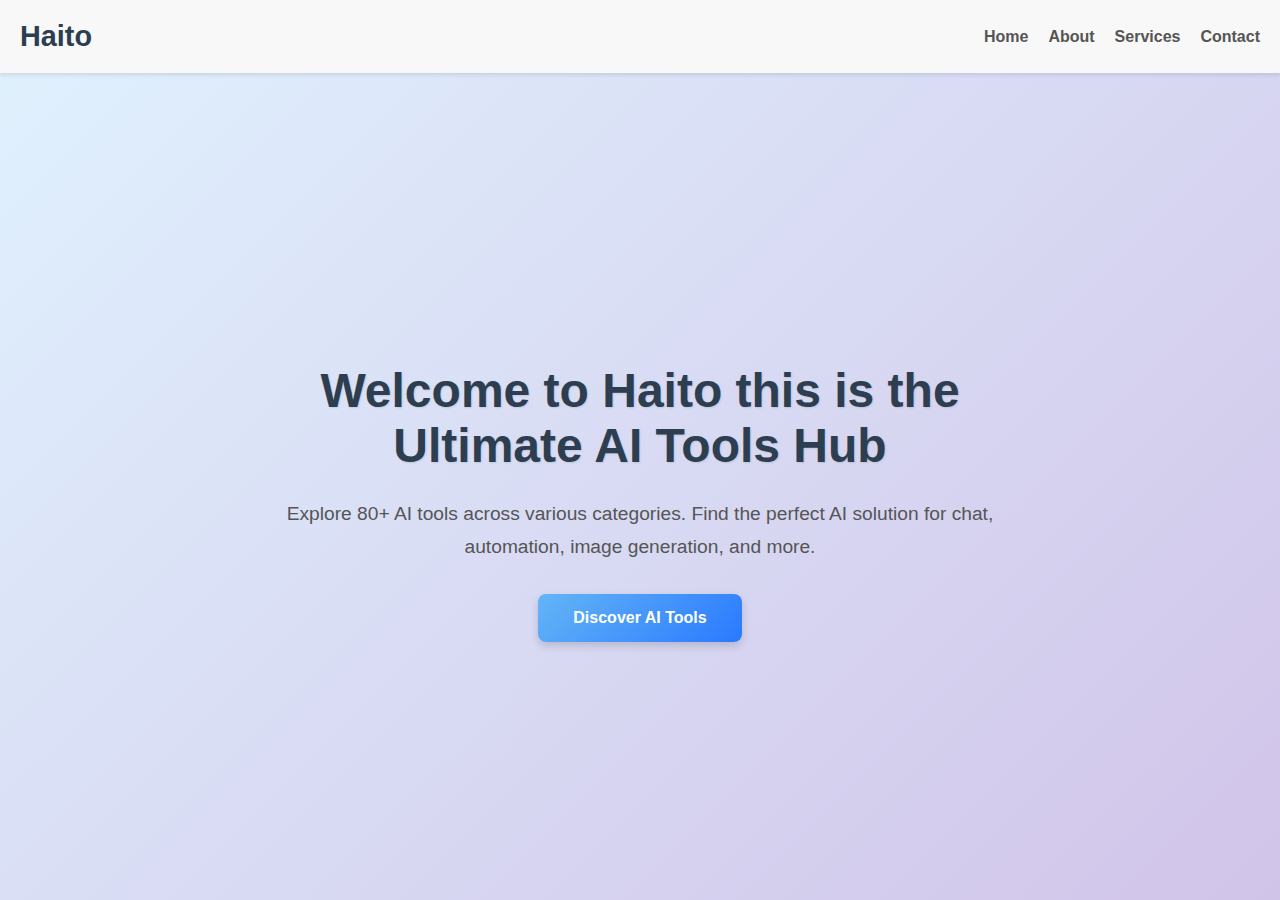
<file: index.html>
<!DOCTYPE html>
<html>
  <head>
    <meta http-equiv="content-type" content="text/html; charset=utf-8" />
    <meta name="viewport" content="width=device-width, initial-scale=1.0">
    <title>AI Tools Catlag</title>
      <link rel="icon" href="logo.png" type="image/x-icon">
    <style>
      body {
        margin: 0;
        font-family: 'Segoe UI', Tahoma, Geneva, Verdana, sans-serif;
        color: #333;
        background: linear-gradient(135deg, #e0f2fe, #d1c4e9); /* Soft gradient background */
        height: 100vh; /* Ensure full viewport height */
        display: flex;
        flex-direction: column;
      }

      #intro {
        text-align: center;
        padding: 80px 20px;
        flex-grow: 1; /* Allow intro to take up available space */
        display: flex;
        align-items: center;
        justify-content: center;
      }

      .intro-container {
        max-width: 800px;
        margin: 0 auto;
      }

      #intro h1 {
        font-size: 3em;
        margin-bottom: 25px;
        color: #2c3e50; /* Darker, professional heading color */
        text-shadow: 1px 1px 2px rgba(0, 0, 0, 0.1); /* Subtle text shadow */
      }

      #intro p {
        font-size: 1.2em;
        line-height: 1.7;
        color: #555;
        margin-bottom: 30px;
        text-align: center;
      }

      .scroll-btn {
        display: inline-block;
        padding: 15px 35px;
        background: linear-gradient(135deg, #64b5f6, #2979ff); /* Gradient button */
        color: white;
        text-decoration: none;
        border-radius: 8px;
        font-weight: 600; /* Semi-bold font */
        box-shadow: 0 4px 8px rgba(0, 0, 0, 0.15); /* Soft shadow */
        transition: transform 0.2s ease, box-shadow 0.2s ease;
      }

      .scroll-btn:hover {
        transform: translateY(-3px); /* Slight lift on hover */
        box-shadow: 0 6px 12px rgba(0, 0, 0, 0.2);
      }

      /* Responsive Design */
      @media (max-width: 768px) {
        #intro {
          padding: 60px 15px;
        }

        #intro h1 {
          font-size: 2.5em;
        }

        #intro p {
          font-size: 1.1em;
        }

        .scroll-btn {
          padding: 12px 30px;
        }
      }

      @media (max-width: 480px) {
        #intro h1 {
          font-size: 4em;
        }

        #intro p {
          font-size: 1em;
        }
      }
      header {
            background-color: #f8f8f8; /* Light gray background */
            padding: 20px;
            box-shadow: 0 2px 4px rgba(0, 0, 0, 0.1); /* Subtle shadow */
            display: flex;
            justify-content: space-between;
            align-items: center;
        }

        .logo {
            font-size: 1.8em;
            font-weight: bold;
            color: #2c3e50; /* Darker, professional color */
            text-decoration: none;
        }

        nav ul {
            list-style: none;
            margin: 0;
            padding: 0;
            display: flex;
        }

        nav li {
            margin-left: 20px;
        }

        nav a {
            text-decoration: none;
            color: #555;
            font-weight: 800;
            transition: color 0.3s ease;
        }

        nav a:hover {
            color: #007bff; /* Blue hover color */
        }

        /* Responsive Design */
        @media (max-width: 768px) {
            header {
                flex-direction: column;
                align-items: flex-start;
            }

            nav ul {
                margin-top: 10px;
                flex-direction: column;
                align-items: flex-start;
            }

            nav li {
                margin: 5px 0;
            }
        }
    </style>
  </head>
  <body>
    <header>
      <a href="index.html" class="logo">Haito</a>
      <nav>
        <ul>
          <li><a href="index.html">Home</a></li>
          <li><a href="about.html">About</a></li>
          <li><a href="category.html">Services</a></li>
          <li><a href="contact.html">Contact</a></li>
      </ul>
      </nav>
  </header>

      <section id="intro">
    <div class="intro-container">
        <h1>Welcome to  Haito this is the Ultimate AI Tools Hub </h1>
        <p>Explore 80+ AI tools across various categories. Find the perfect AI solution for chat, automation, image generation, and more.</p>
        <a href="category.html" class="scroll-btn">Discover AI Tools</a>
    </div>
</section>

  </body>
</html>
</file>
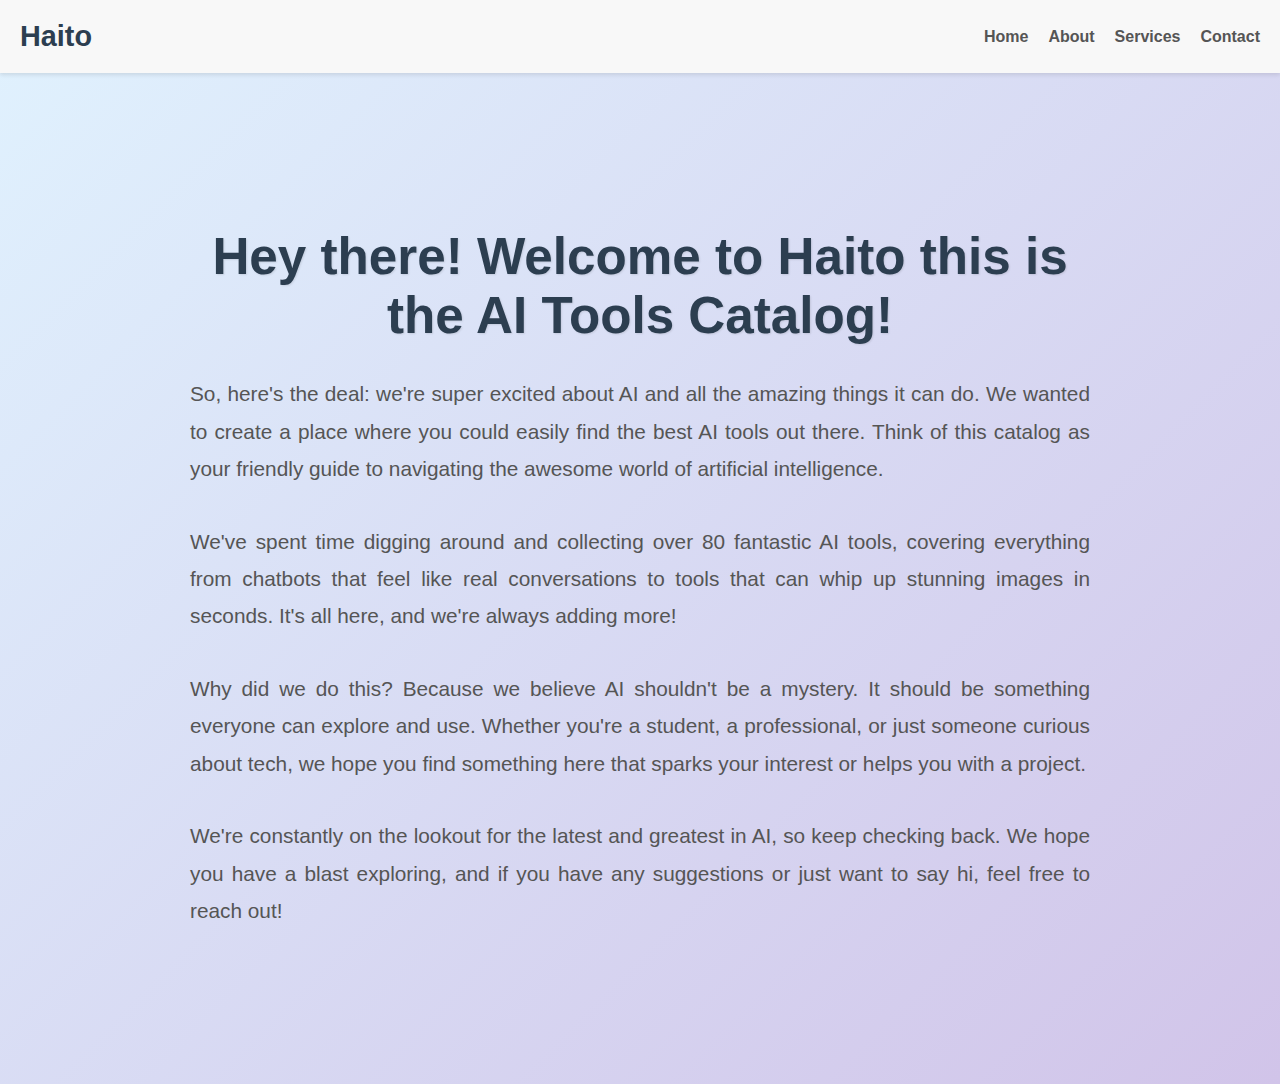
<file: about.html>
<!DOCTYPE html>
<html>
  <head>
    <meta http-equiv="content-type" content="text/html; charset=utf-8" />
    <meta name="viewport" content="width=device-width, initial-scale=1.0">
    <title>About AI Tools Catalog</title>
   <link rel="icon" href="logo.png" type="image/x-icon">
    <style>
      body {
        margin: 0;
        font-family: 'Segoe UI', Tahoma, Geneva, Verdana, sans-serif;
        color: #333;
        background: linear-gradient(135deg, #e0f2fe, #d1c4e9);
        min-height: 100vh;
        display: flex;
        flex-direction: column;
      }

      #about-section {
        text-align: left;
        padding: 80px 20px; /* Increased padding */
        flex-grow: 1;
        display: flex;
        align-items: center;
        justify-content: center;
      }

      .about-container {
        max-width: 900px; /* Increased max-width */
        margin: 0 auto;
        padding: 40px; /* Added padding to the container */
      }

      #about-section h1 {
        font-size: 3.2em; /* Slightly larger heading */
        margin-bottom: 30px; /* Increased margin */
        color: #2c3e50;
        text-shadow: 1px 1px 2px rgba(0, 0, 0, 0.1);
        text-align: center; /* Centered heading */
      }

      #about-section p {
        font-size: 1.3em; /* Slightly larger paragraph text */
        line-height: 1.8; /* Increased line height for better spacing */
        color: #555;
        margin-bottom: 35px; /* Increased margin */
        text-align: justify; /* Justified text for a cleaner look */
      }

      /* Responsive Design */
      @media (max-width: 768px) {
        #about-section {
          padding: 60px 15px;
        }

        #about-section h1 {
          font-size: 2.8em;
        }

        #about-section p {
          font-size: 1.2em;
        }
      }

      header {
        background-color: #f8f8f8;
        padding: 20px;
        box-shadow: 0 2px 4px rgba(0, 0, 0, 0.1);
        display: flex;
        justify-content: space-between;
        align-items: center;
      }

      .logo {
        font-size: 1.8em;
        font-weight: bold;
        color: #2c3e50;
        text-decoration: none;
      }

      nav ul {
        list-style: none;
        margin: 0;
        padding: 0;
        display: flex;
      }

      nav li {
        margin-left: 20px;
      }

      nav a {
        text-decoration: none;
        color: #555;
        font-weight: 800;
        transition: color 0.3s ease;
      }

      nav a:hover {
        color: #007bff;
      }

      @media (max-width: 768px) {
        header {
          flex-direction: column;
          align-items: flex-start;
        }

        nav ul {
          margin-top: 10px;
          flex-direction: column;
          align-items: flex-start;
        }

        nav li {
          margin: 5px 0;
        }
      }
    </style>
  </head>
  <body>
    <header>
        <a href="index.html" class="logo">Haito</a>
        <nav>
            <ul>
                <li><a href="index.html">Home</a></li>
                <li><a href="about.html">About</a></li>
                <li><a href="category.html">Services</a></li>
                <li><a href="contact.html">Contact</a></li>
            </ul>
        </nav>
    </header>

    <section id="about-section">
      <div class="about-container">
        <h1>Hey there! Welcome to Haito this is the AI Tools Catalog!</h1>
        <p>
          So, here's the deal: we're super excited about AI and all the amazing things it can do. We wanted to create a place where you could easily find the best AI tools out there. Think of this catalog as your friendly guide to navigating the awesome world of artificial intelligence.
        </p>
        <p>
          We've spent time digging around and collecting over 80 fantastic AI tools, covering everything from chatbots that feel like real conversations to tools that can whip up stunning images in seconds. It's all here, and we're always adding more!


</p>
        <p>
          Why did we do this? Because we believe AI shouldn't be a mystery. It should be something everyone can explore and use. Whether you're a student, a professional, or just someone curious about tech, we hope you find something here that sparks your interest or helps you with a project.
        </p>
        <p>
          We're constantly on the lookout for the latest and greatest in AI, so keep checking back. We hope you have a blast exploring, and if you have any suggestions or just want to say hi, feel free to reach out!
        </p>
      </div>
    </section>
  </body>
</html>
</file>
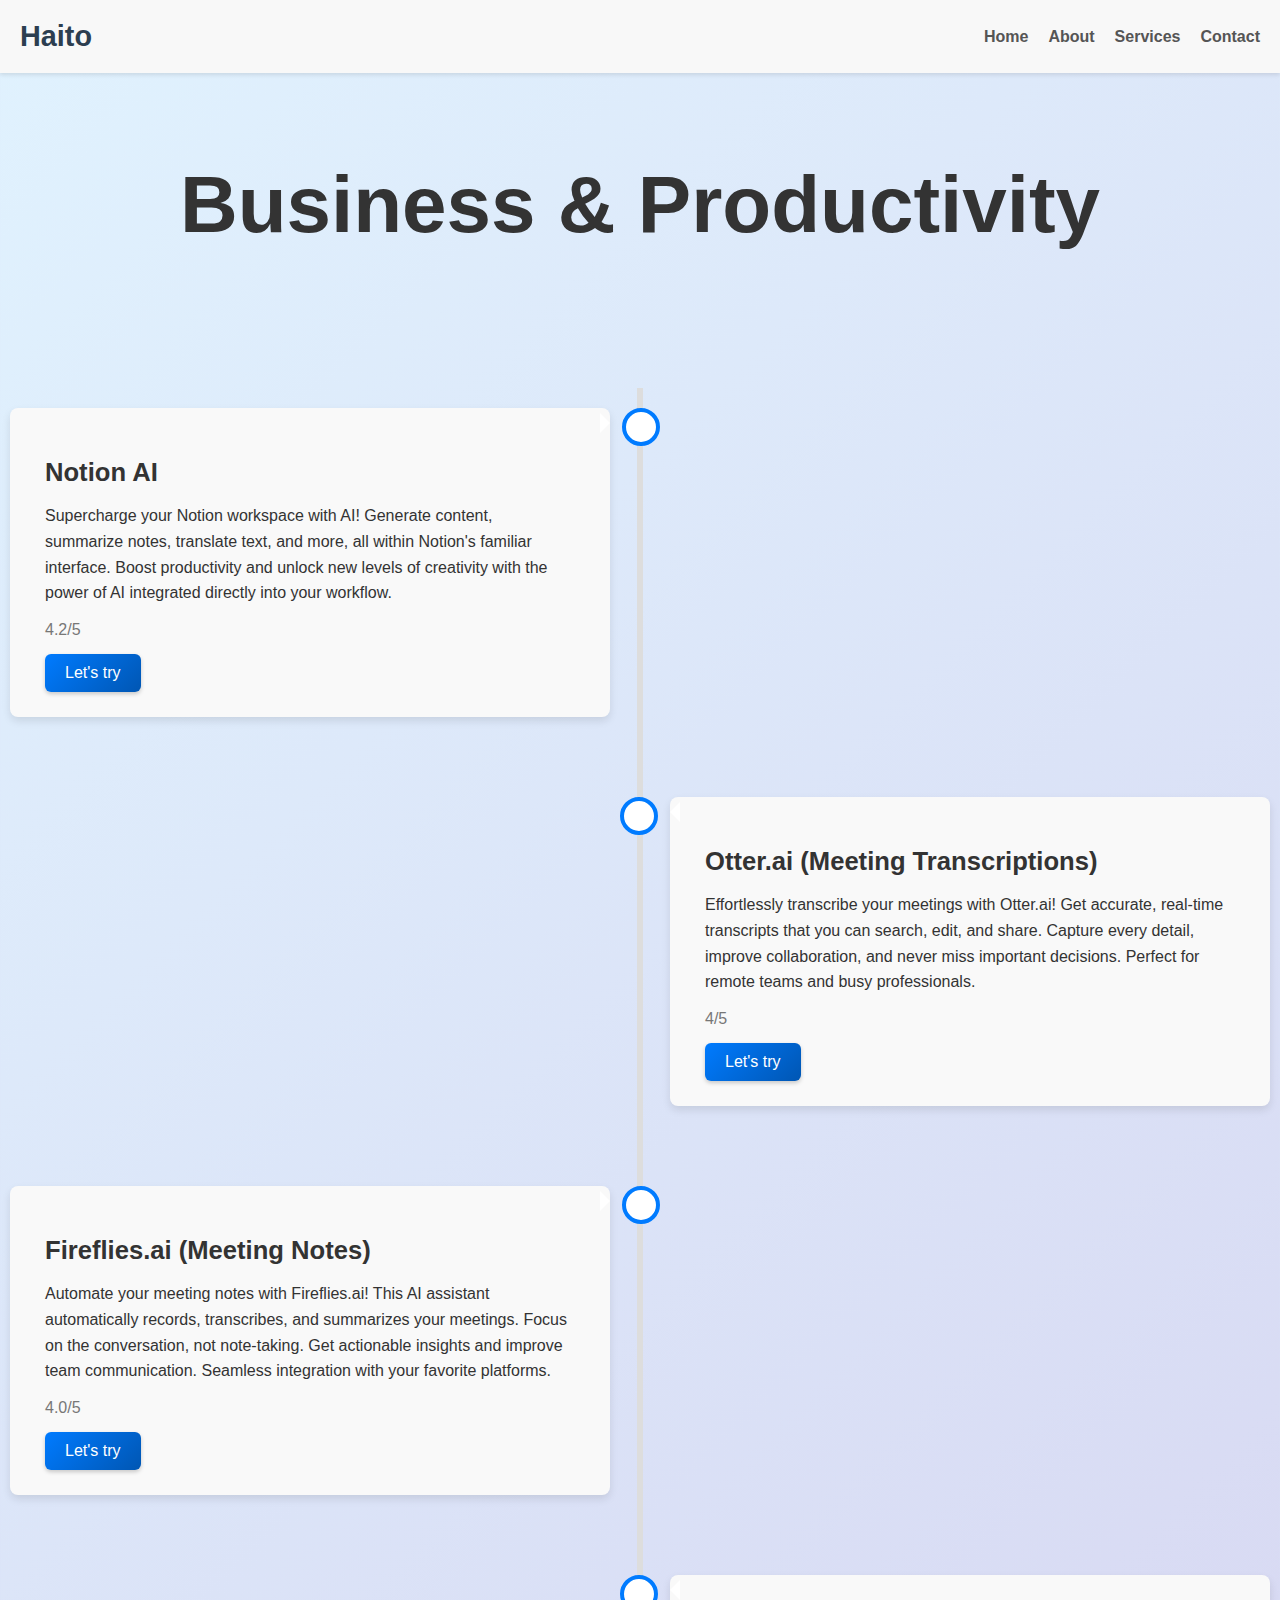
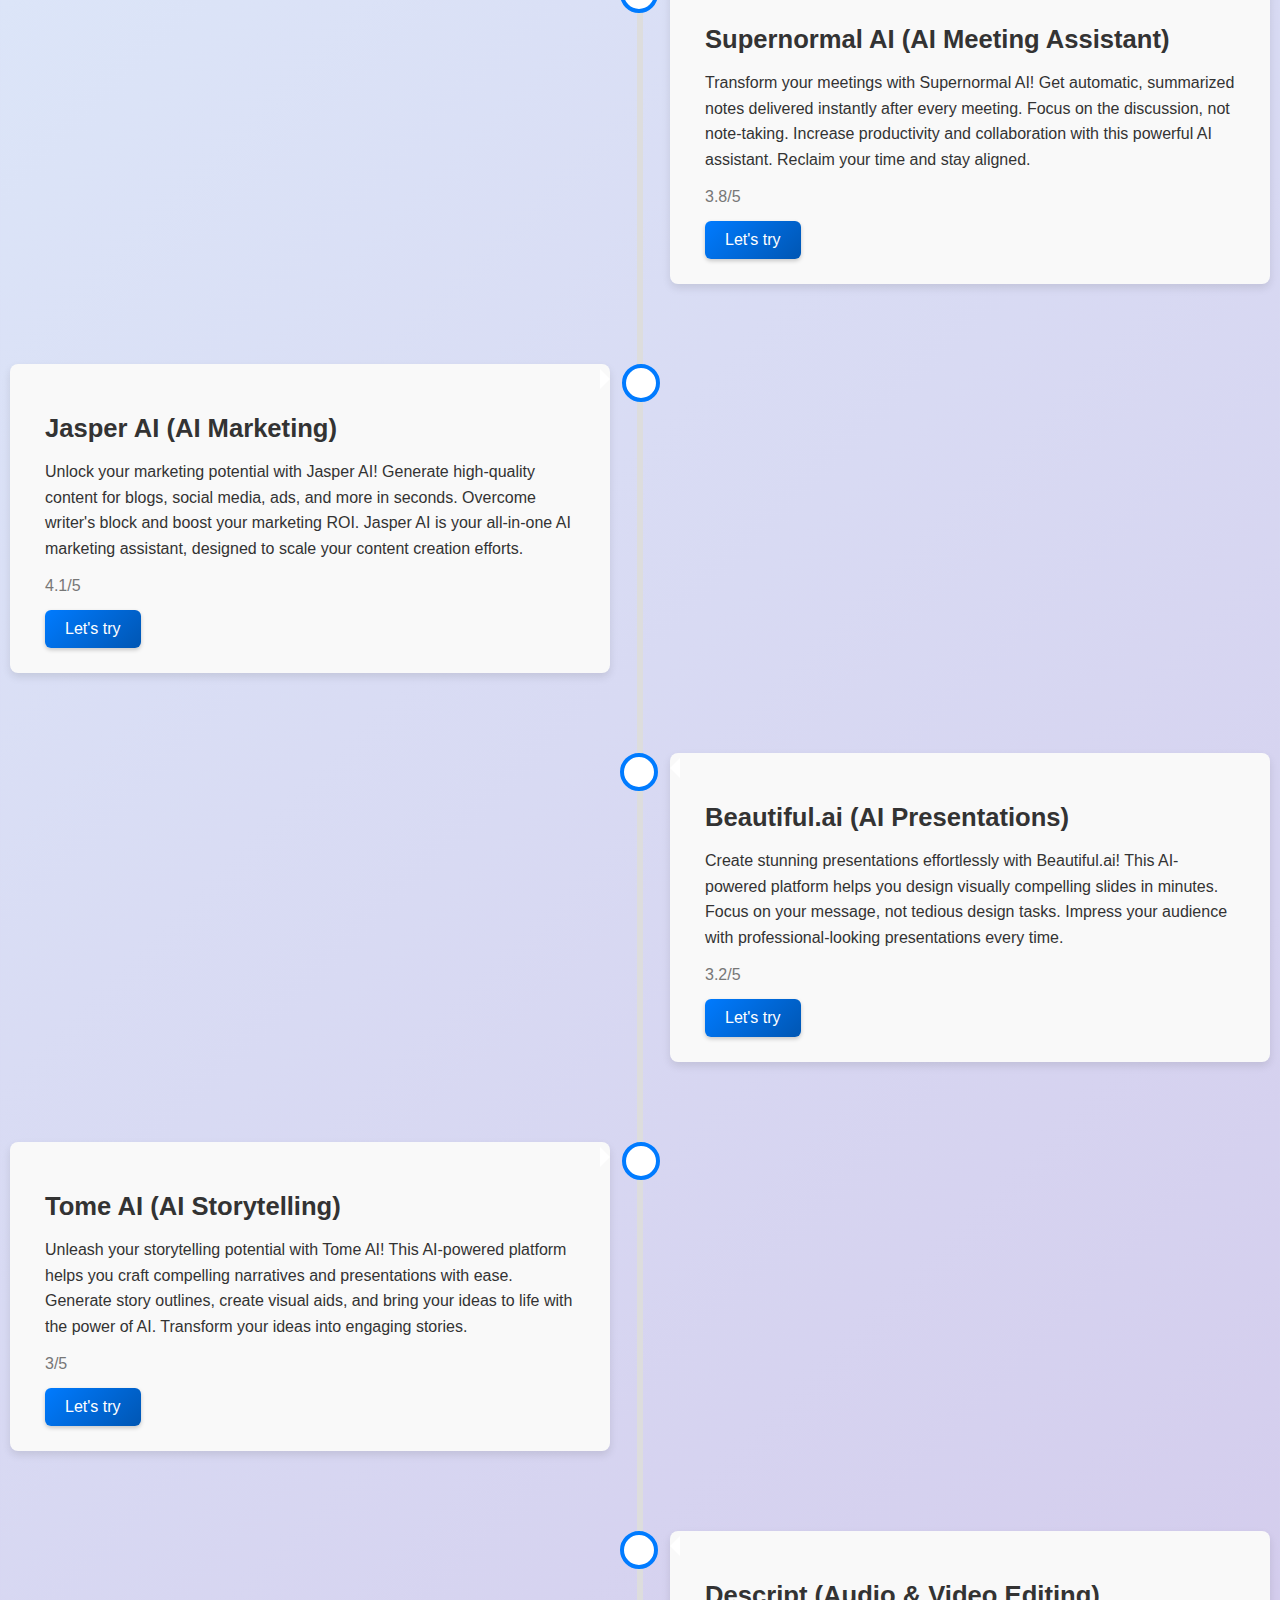
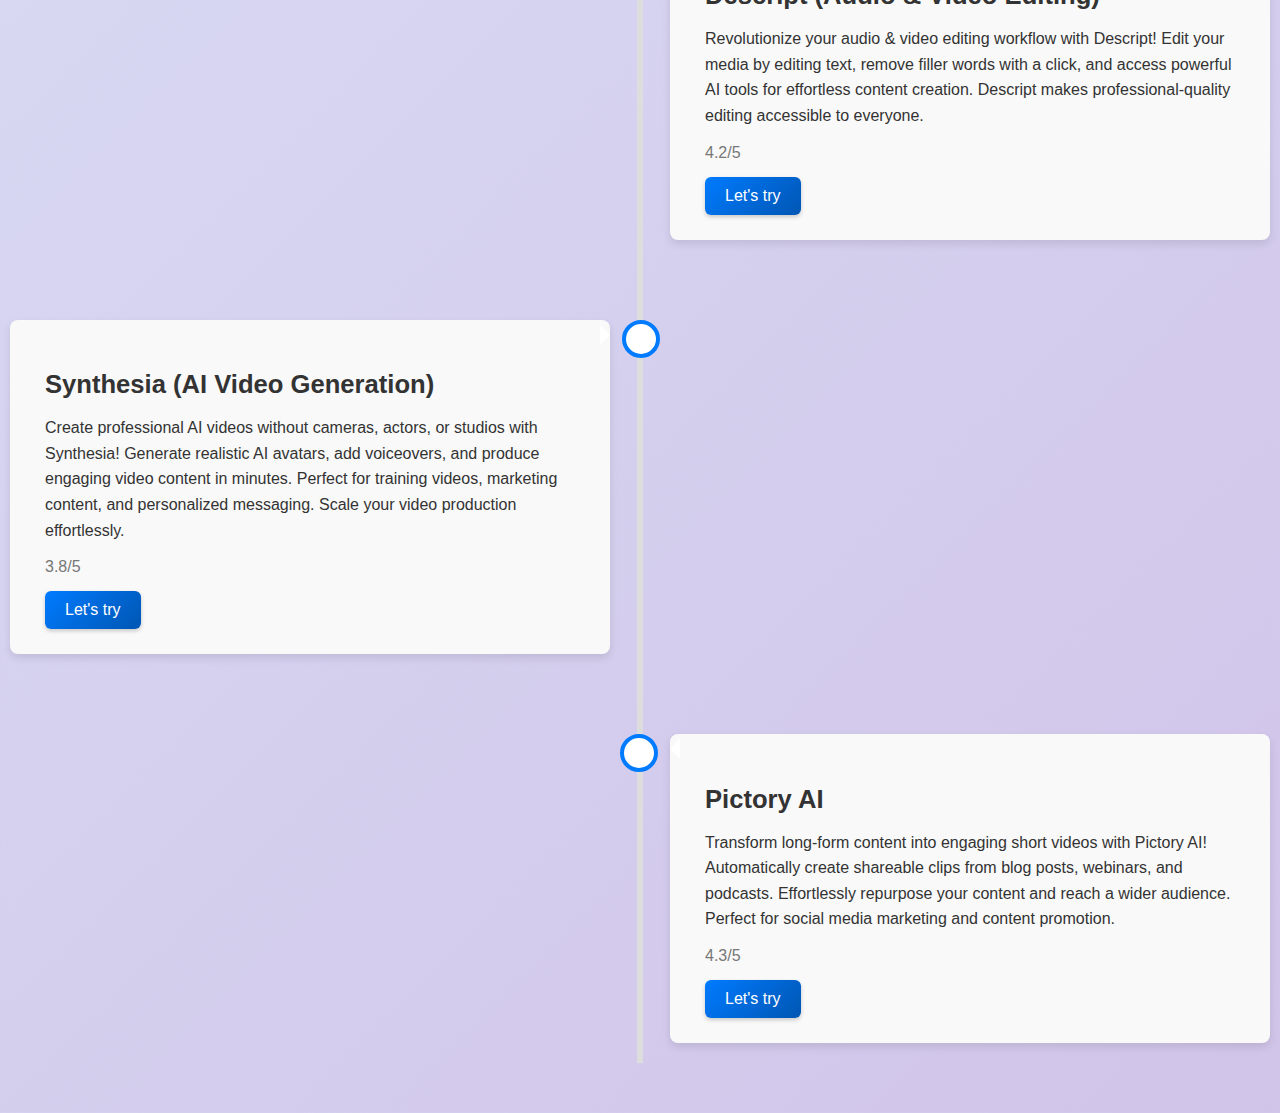
<file: business.html>
<!DOCTYPE html>
<html lang="en">
<head>
    <meta charset="UTF-8">
    <meta name="viewport" content="width=device-width, initial-scale=1.0">
    <title>AI Chatbot</title>
      <link rel="icon" href="logo.png" type="image/x-icon">
        <link rel="stylesheet" href="style.css" type="text/css" media="all" />
</head>
<body>
    <header>
        <a href="index.html" class="logo">Haito</a>
        <nav>
            <ul>
                <li><a href="index.html">Home</a></li>
                <li><a href="about.html">About</a></li>
                <li><a href="category.html">Services</a></li>
                <li><a href="contact.html">Contact</a></li>
            </ul>
        </nav>
    </header>
    <div class="title">
        <h2>Business & Productivity</h2>
    </div>
<section id="business">
    <div class="timeline">
        <div class="container left">
            <div class="content">
                <h3>Notion AI</h3>
                <p>Supercharge your Notion workspace with AI! Generate content, summarize notes, translate text, and more, all within Notion's familiar interface. Boost productivity and unlock new levels of creativity with the power of AI integrated directly into your workflow.</p>
                <div class="rating">4.2/5</div>
                <a href="https://www.notion.so/product/ai" target="_blank">Let's try</a>
            </div>
        </div>
        <div class="container right">
            <div class="content">
                <h3>Otter.ai (Meeting Transcriptions)</h3>
                <p>Effortlessly transcribe your meetings with Otter.ai! Get accurate, real-time transcripts that you can search, edit, and share. Capture every detail, improve collaboration, and never miss important decisions. Perfect for remote teams and busy professionals.</p>
                <div class="rating">4/5</div>
                <a href="https://otter.ai" target="_blank">Let's try</a>
            </div>
        </div>
        <div class="container left">
            <div class="content">
                <h3>Fireflies.ai (Meeting Notes)</h3>
                <p>Automate your meeting notes with Fireflies.ai! This AI assistant automatically records, transcribes, and summarizes your meetings. Focus on the conversation, not note-taking. Get actionable insights and improve team communication.  Seamless integration with your favorite platforms.</p>
                <div class="rating">4.0/5</div>
                <a href="https://fireflies.ai" target="_blank">Let's try</a>
            </div>
        </div>
        <div class="container right">
            <div class="content">
                <h3>Supernormal AI (AI Meeting Assistant)</h3>
                <p>Transform your meetings with Supernormal AI! Get automatic, summarized notes delivered instantly after every meeting. Focus on the discussion, not note-taking. Increase productivity and collaboration with this powerful AI assistant. Reclaim your time and stay aligned.</p>
                <div class="rating">3.8/5</div>
                <a href="https://supernormal.com" target="_blank">Let's try</a>
            </div>
        </div>
        <div class="container left">
            <div class="content">
                <h3>Jasper AI (AI Marketing)</h3>
                <p>Unlock your marketing potential with Jasper AI! Generate high-quality content for blogs, social media, ads, and more in seconds. Overcome writer's block and boost your marketing ROI. Jasper AI is your all-in-one AI marketing assistant, designed to scale your content creation efforts.</p>
                <div class="rating">4.1/5</div>
                <a href="https://www.jasper.ai" target="_blank">Let's try</a>
            </div>
        </div>
        <div class="container right">
            <div class="content">
                <h3>Beautiful.ai (AI Presentations)</h3>
                <p>Create stunning presentations effortlessly with Beautiful.ai! This AI-powered platform helps you design visually compelling slides in minutes. Focus on your message, not tedious design tasks. Impress your audience with professional-looking presentations every time.</p>
                <div class="rating">3.2/5</div>
                <a href="https://www.beautiful.ai" target="_blank">Let's try</a>
            </div>
        </div>
        <div class="container left">
            <div class="content">
                <h3>Tome AI (AI Storytelling)</h3>
                <p>Unleash your storytelling potential with Tome AI! This AI-powered platform helps you craft compelling narratives and presentations with ease. Generate story outlines, create visual aids, and bring your ideas to life with the power of AI. Transform your ideas into engaging stories.</p>
                <div class="rating">3/5</div>
                <a href="https://tome.app" target="_blank">Let's try</a>
            </div>
        </div>
        <div class="container right">
            <div class="content">
                <h3>Descript (Audio & Video Editing)</h3>
                <p>Revolutionize your audio & video editing workflow with Descript! Edit your media by editing text, remove filler words with a click, and access powerful AI tools for effortless content creation.  Descript makes professional-quality editing accessible to everyone.</p>
                <div class="rating">4.2/5</div>
                <a href="https://www.descript.com" target="_blank">Let's try</a>
            </div>
        </div>
        <div class="container left">
            <div class="content">
                <h3>Synthesia (AI Video Generation)</h3>
                <p>Create professional AI videos without cameras, actors, or studios with Synthesia! Generate realistic AI avatars, add voiceovers, and produce engaging video content in minutes. Perfect for training videos, marketing content, and personalized messaging. Scale your video production effortlessly.</p>
                <div class="rating">3.8/5</div>
                <a href="https://www.synthesia.io" target="_blank">Let's try</a>
            </div>
        </div>
        <div class="container right">
            <div class="content">
                <h3>Pictory AI</h3>
                <p>Transform long-form content into engaging short videos with Pictory AI! Automatically create shareable clips from blog posts, webinars, and podcasts. Effortlessly repurpose your content and reach a wider audience. Perfect for social media marketing and content promotion.</p>
                <div class="rating">4.3/5</div>
                <a href="https://pictory.ai" target="_blank">Let's try</a>
            </div>
        </div>
    </div>
</section>
</file>
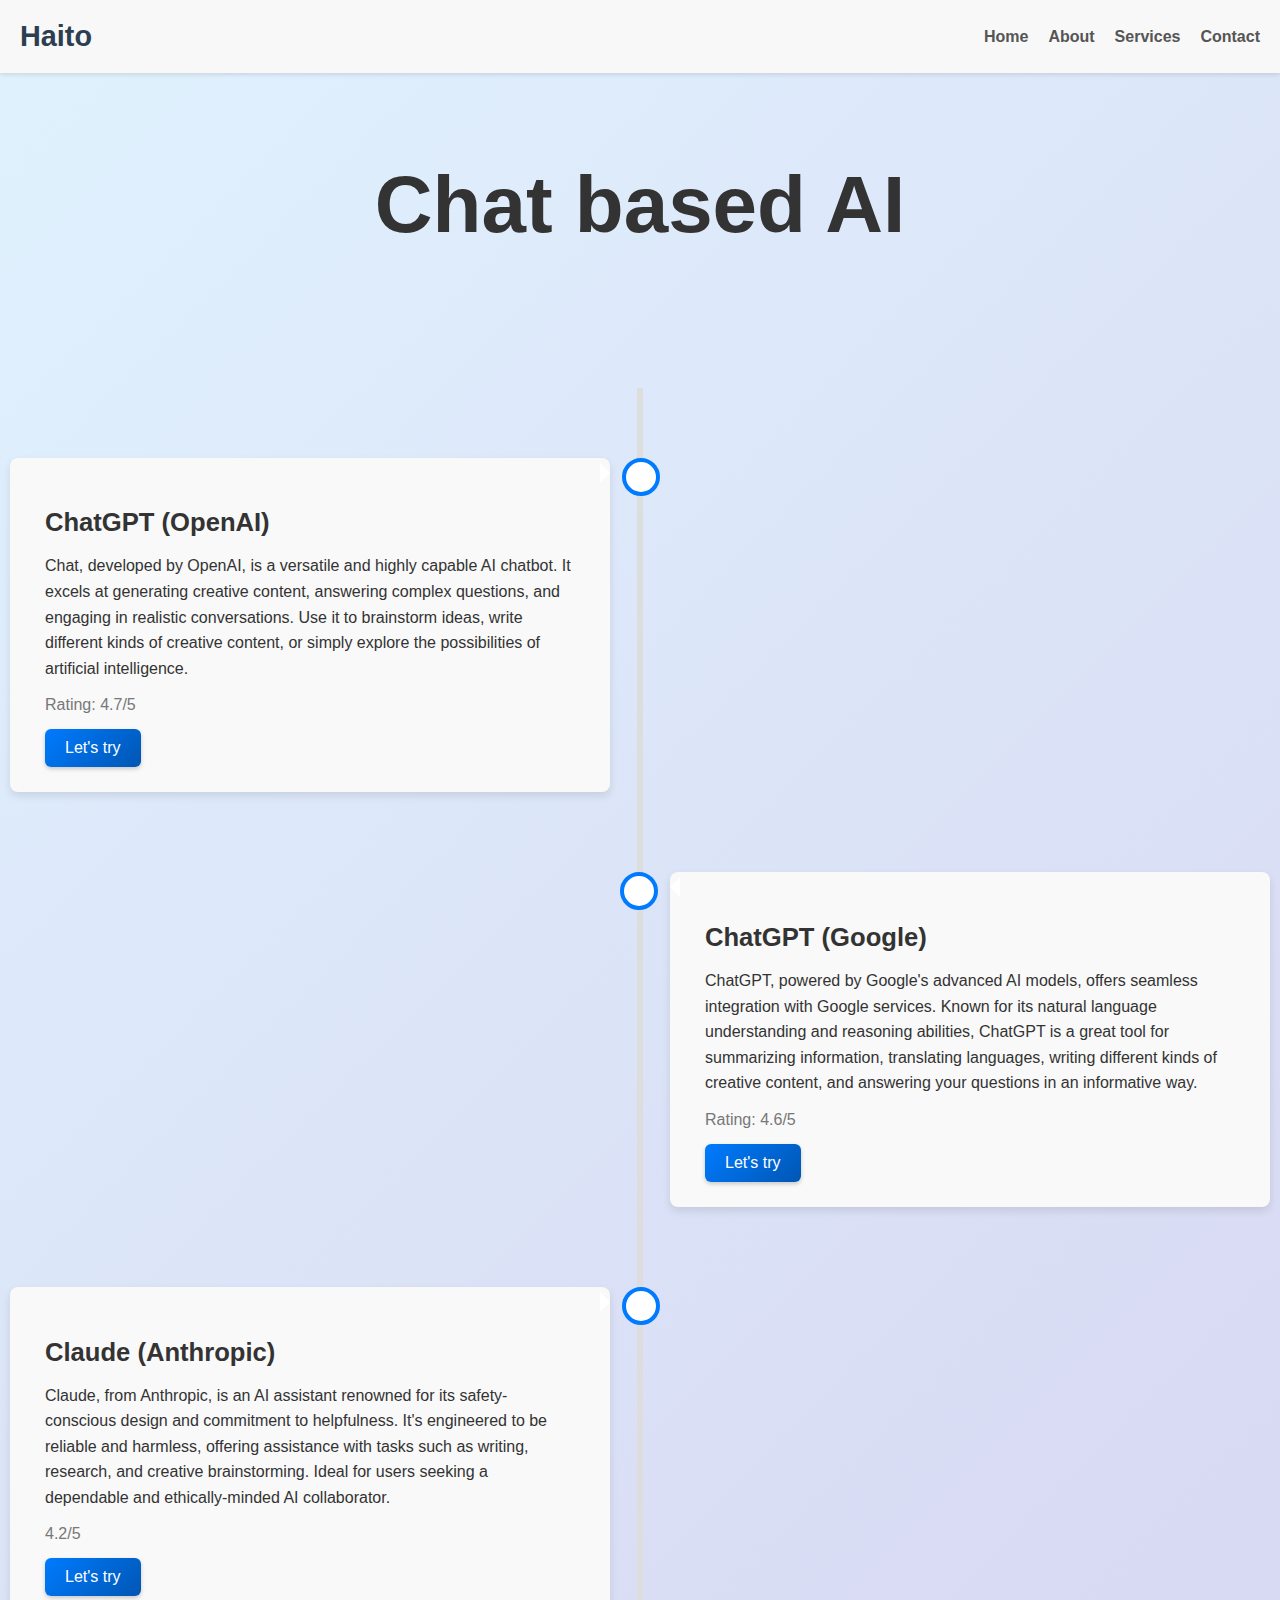
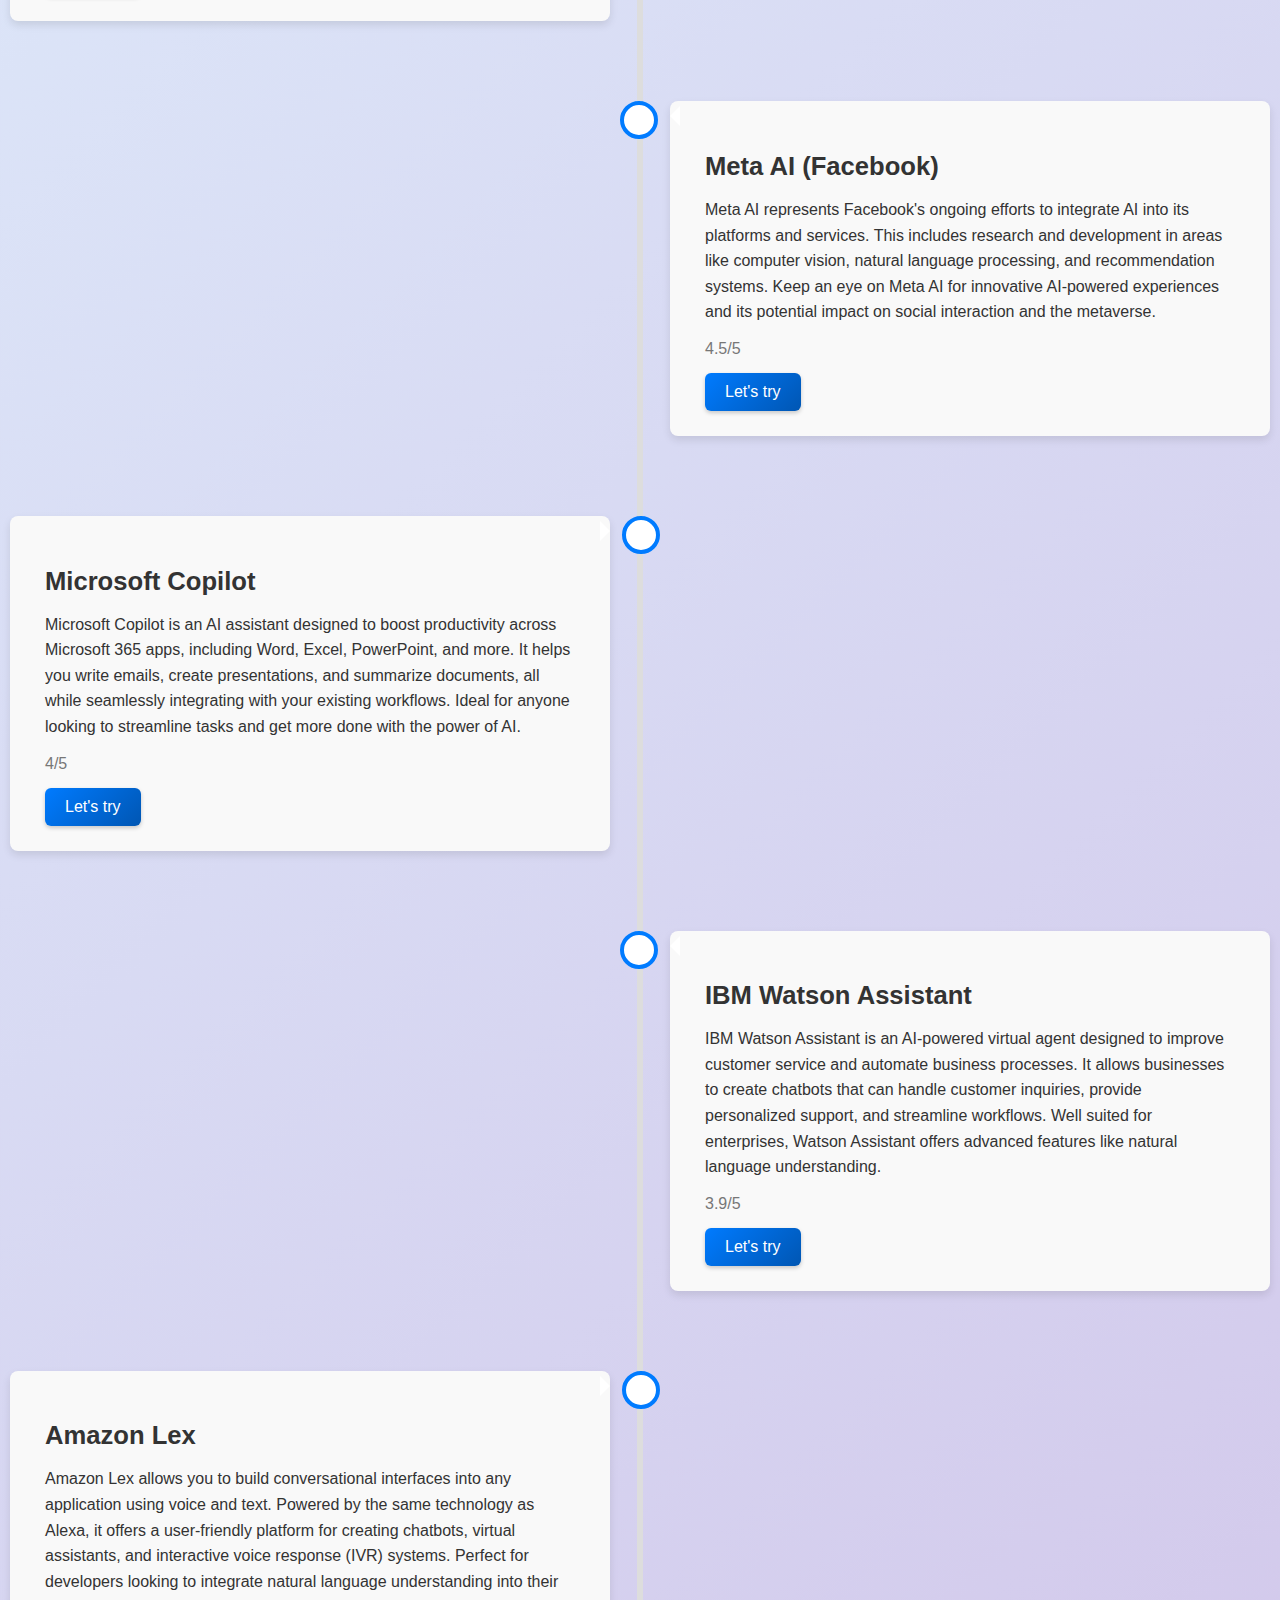
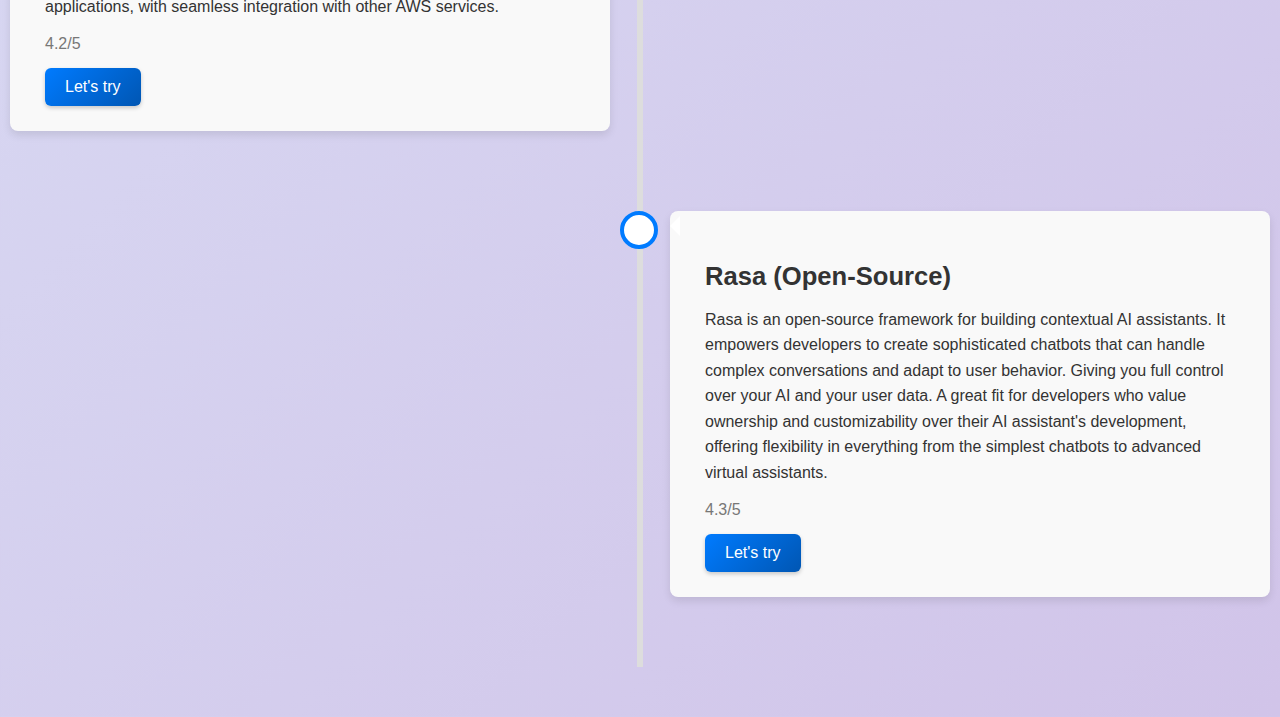
<file: chatbot.html>
<!DOCTYPE html>
<html lang="en">
<head>
    <meta charset="UTF-8">
    <meta name="viewport" content="width=device-width, initial-scale=1.0">
    <title>AI Chatbot</title>
      <link rel="icon" href="logo.png" type="image/x-icon">
    <link rel="stylesheet" href="style.css" type="text/css" media="all" />
</head>
<body>
    <header>
        <a href="index.html" class="logo">Haito</a>
        <nav>
            <ul>
                <li><a href="index.html">Home</a></li>
                <li><a href="about.html">About</a></li>
                <li><a href="category.html">Services</a></li>
                <li><a href="contact.html">Contact</a></li>
            </ul>
        </nav>
    </header>
    <div class="title">
        <h2>Chat based AI</h2>
    </div>
    <div class="timeline"> 
    <section id="chatbots">
    <div class="timeline">
        <div class="container left">
            <div class="content">
                <h3>ChatGPT (OpenAI)</h3>
                <p>Chat, developed by OpenAI, is a versatile and highly capable AI chatbot. It excels at generating creative content, answering complex questions, and engaging in realistic conversations. Use it to brainstorm ideas, write different kinds of creative content, or simply explore the possibilities of artificial intelligence.</p>
                <div class="rating">Rating: 4.7/5</div>
                <a href="https://openai.com/chat" target="_blank">Let's try</a>
            </div>
        </div>
        <div class="container right">
            <div class="content">
                <h3>ChatGPT (Google)</h3>
                <p>ChatGPT, powered by Google's advanced AI models, offers seamless integration with Google services. Known for its natural language understanding and reasoning abilities, ChatGPT is a great tool for summarizing information, translating languages, writing different kinds of creative content, and answering your questions in an informative way.</p>
                <div class="rating">Rating: 4.6/5</div>
                <a href="https://gemini.google.com" target="_blank">Let's try</a>
            </div>
        </div>
        <div class="container left">
            <div class="content">
                <h3>Claude (Anthropic)</h3>
                <p>Claude, from Anthropic, is an AI assistant renowned for its safety-conscious design and commitment to helpfulness. It's engineered to be reliable and harmless, offering assistance with tasks such as writing, research, and creative brainstorming. Ideal for users seeking a dependable and ethically-minded AI collaborator.</p>
                <div class="rating">4.2/5</div>
                <a href="https://www.anthropic.com" target="_blank">Let's try</a>
            </div>
        </div>
        <div class="container right">
            <div class="content">
                <h3>Meta AI (Facebook)</h3>
                <p>Meta AI represents Facebook's ongoing efforts to integrate AI into its platforms and services. This includes research and development in areas like computer vision, natural language processing, and recommendation systems. Keep an eye on Meta AI for innovative AI-powered experiences and its potential impact on social interaction and the metaverse. </p>
                <div class="rating">4.5/5</div>
                <a href="https://ai.facebook.com" target="_blank">Let's try</a>
            </div>
        </div>
        <div class="container left">
            <div class="content">
                <h3>Microsoft Copilot</h3>
                <p>Microsoft Copilot is an AI assistant designed to boost productivity across Microsoft 365 apps, including Word, Excel, PowerPoint, and more. It helps you write emails, create presentations, and summarize documents, all while seamlessly integrating with your existing workflows. Ideal for anyone looking to streamline tasks and get more done with the power of AI.</p>
                <div class="rating">4/5</div>
                <a href="https://copilot.microsoft.com" target="_blank">Let's try</a>
            </div>
        </div>
        <div class="container right">
            <div class="content">
                <h3>IBM Watson Assistant</h3>
                <p>IBM Watson Assistant is an AI-powered virtual agent designed to improve customer service and automate business processes. It allows businesses to create chatbots that can handle customer inquiries, provide personalized support, and streamline workflows. Well suited for enterprises, Watson Assistant offers advanced features like natural language understanding.</p>
                <div class="rating">3.9/5</div>
                <a href="https://www.ibm.com/watson/assistant" target="_blank">Let's try</a>
            </div>
        </div>
        <div class="container left">
            <div class="content">
                <h3>Amazon Lex</h3>
                <p>Amazon Lex allows you to build conversational interfaces into any application using voice and text. Powered by the same technology as Alexa, it offers a user-friendly platform for creating chatbots, virtual assistants, and interactive voice response (IVR) systems. Perfect for developers looking to integrate natural language understanding into their applications, with seamless integration with other AWS services.</p>
                <div class="rating">4.2/5</div>
                <a href="https://aws.amazon.com/lex" target="_blank">Let's try</a>
            </div>
        </div>
        <div class="container right">
            <div class="content">
                <h3>Rasa (Open-Source)</h3>
                <p>Rasa is an open-source framework for building contextual AI assistants. It empowers developers to create sophisticated chatbots that can handle complex conversations and adapt to user behavior. Giving you full control over your AI and your user data. A great fit for developers who value ownership and customizability over their AI assistant's development, offering flexibility in everything from the simplest chatbots to advanced virtual assistants.</p>
                <div class="rating">4.3/5</div>
                <a href="https://rasa.com" target="_blank">Let's try</a>
            </div>
        </div>
    </div>
</section>

    </div>
</file>
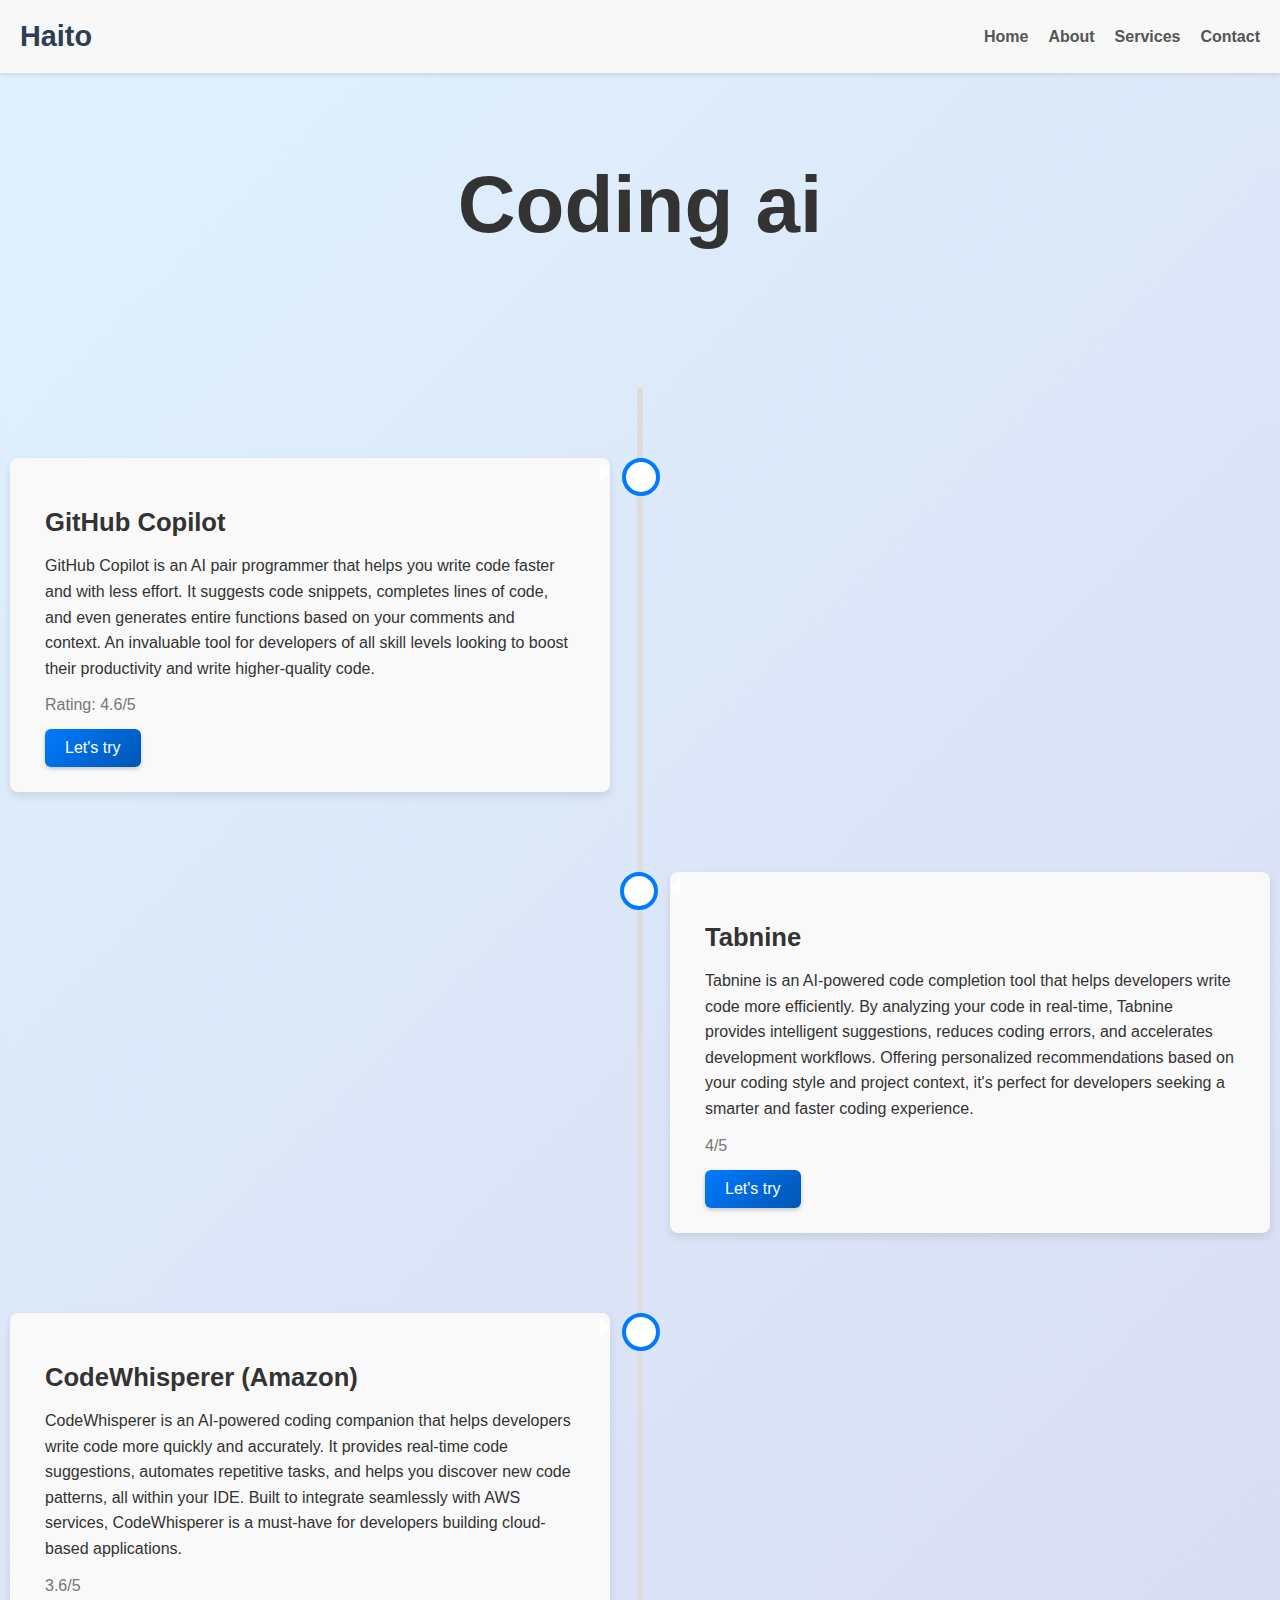
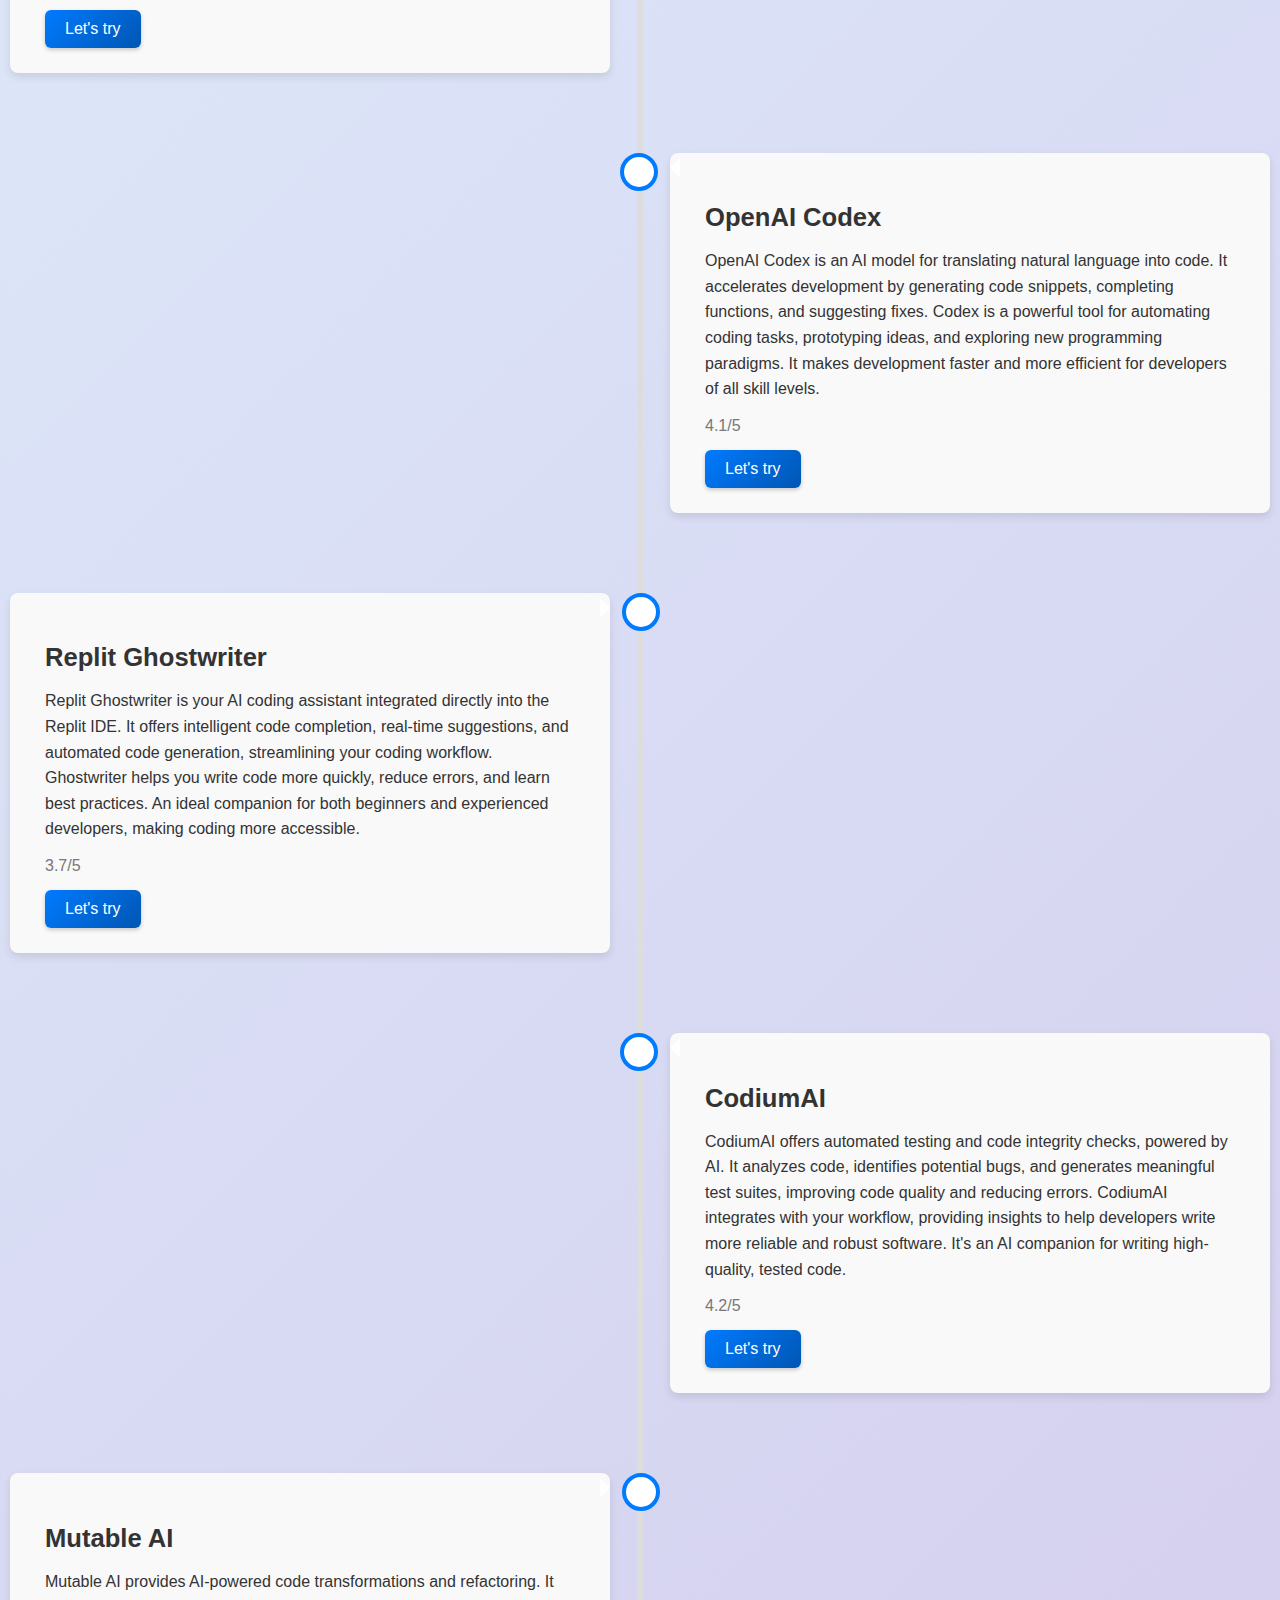
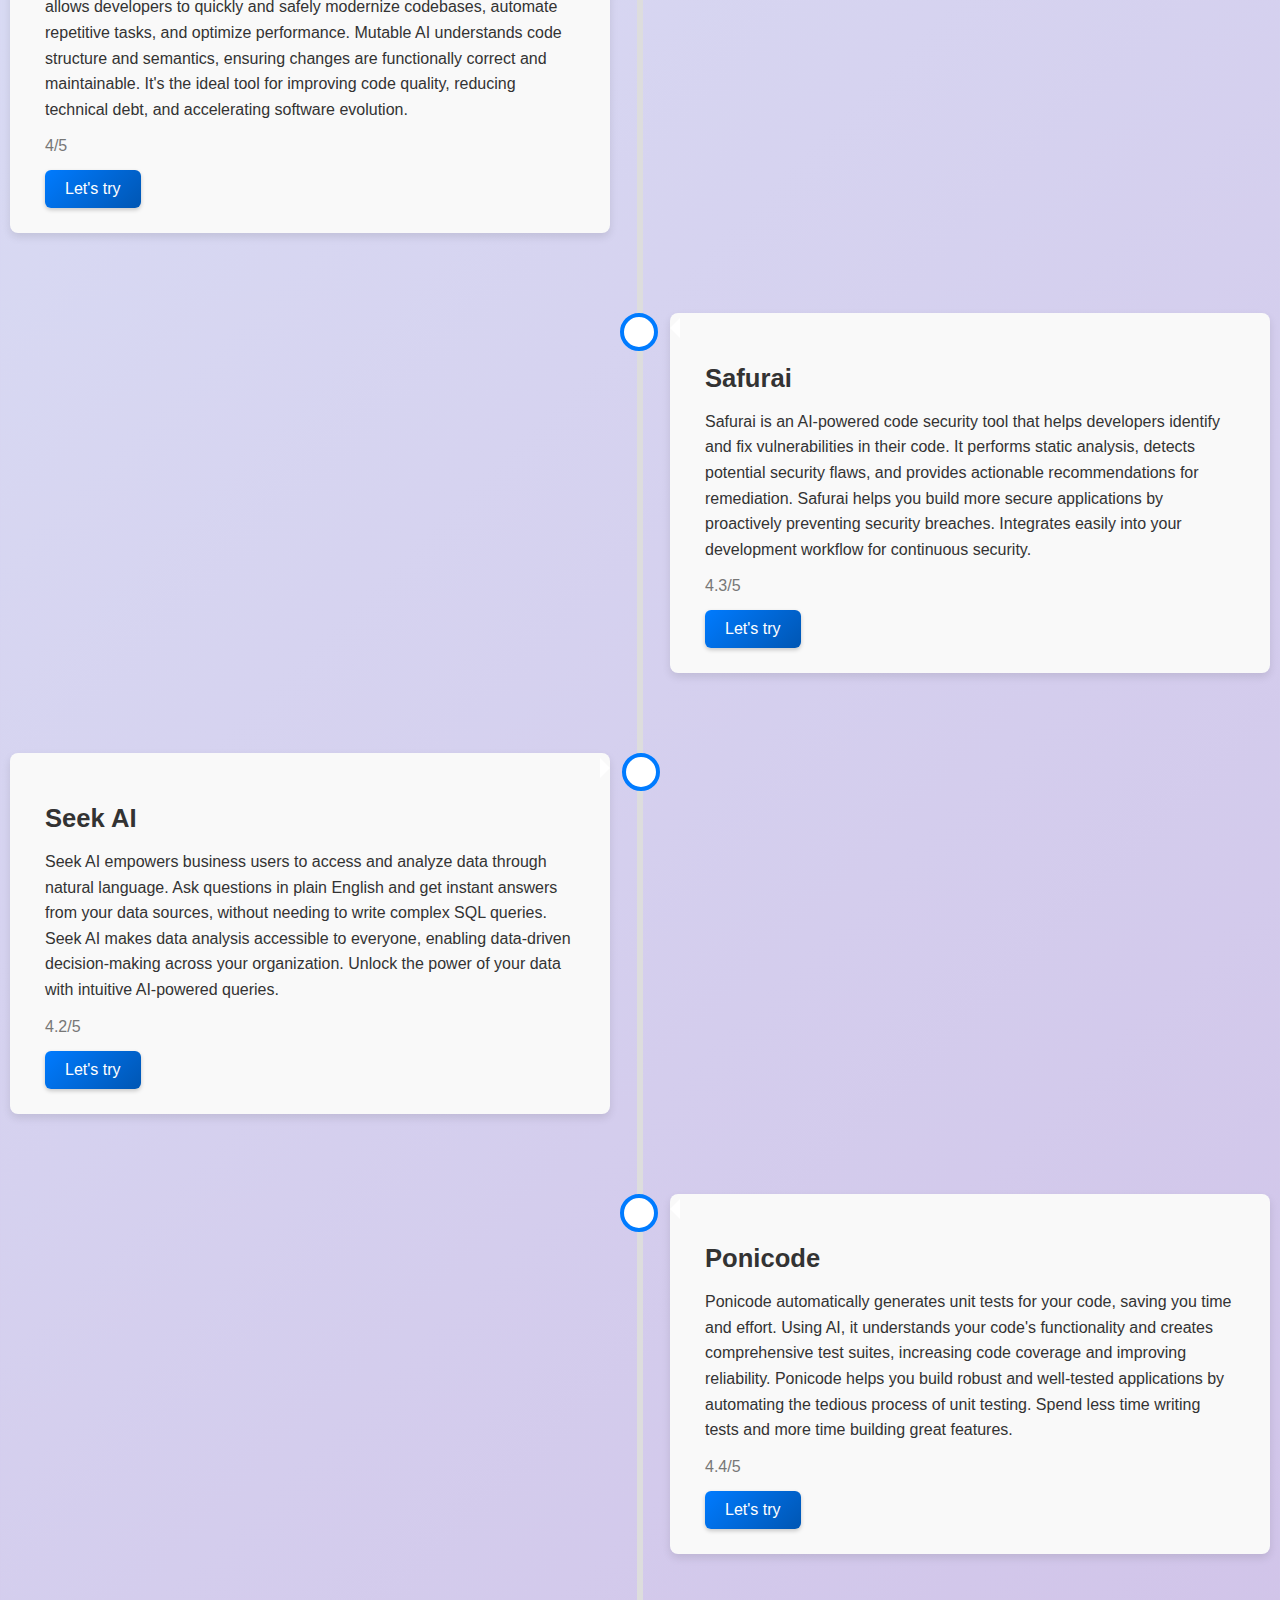
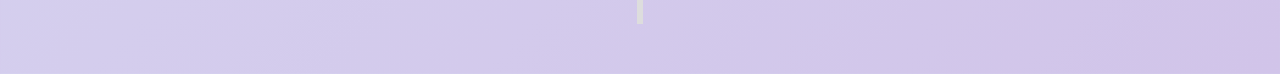
<file: coding ai.html>
<!DOCTYPE html>
<html lang="en">
<head>
    <meta charset="UTF-8">
    <meta name="viewport" content="width=device-width, initial-scale=1.0">
    <title>AI Chatbot</title>
      <link rel="icon" href="logo.png" type="image/x-icon">
        <link rel="stylesheet" href="style.css" type="text/css" media="all" />
</head>
<body>
    <header>
        <a href="index.html" class="logo">Haito</a>
        <nav>
            <ul>
                <li><a href="index.html">Home</a></li>
                <li><a href="about.html">About</a></li>
                <li><a href="category.html">Services</a></li>
                <li><a href="contact.html">Contact</a></li>
            </ul>
        </nav>
    </header>
    <div class="title">
        <h2>Coding ai</h2>
    </div>
    <div class="timeline"> 
<section id="code">
   <div class="timeline">
        <div class="container left">
            <div class="content">
                <h3>GitHub Copilot</h3>
                <p>GitHub Copilot is an AI pair programmer that helps you write code faster and with less effort. It suggests code snippets, completes lines of code, and even generates entire functions based on your comments and context. An invaluable tool for developers of all skill levels looking to boost their productivity and write higher-quality code.</p>
                <div class="rating">Rating: 4.6/5</div>
                <a href="https://github.com/features/copilot" target="_blank">Let's try</a>
            </div>
        </div>
        <div class="container right">
            <div class="content">
                <h3>Tabnine</h3>
                <p>Tabnine is an AI-powered code completion tool that helps developers write code more efficiently. By analyzing your code in real-time, Tabnine provides intelligent suggestions, reduces coding errors, and accelerates development workflows. Offering personalized recommendations based on your coding style and project context, it's perfect for developers seeking a smarter and faster coding experience.</p>
                <div class="rating">4/5</div>
                <a href="https://www.tabnine.com" target="_blank">Let's try</a>
            </div>
        </div>
        <div class="container left">
            <div class="content">
                <h3>CodeWhisperer (Amazon)</h3>
                <p>CodeWhisperer is an AI-powered coding companion that helps developers write code more quickly and accurately. It provides real-time code suggestions, automates repetitive tasks, and helps you discover new code patterns, all within your IDE. Built to integrate seamlessly with AWS services, CodeWhisperer is a must-have for developers building cloud-based applications.</p>
                <div class="rating">3.6/5</div>
                <a href="https://aws.amazon.com/codewhisperer" target="_blank">Let's try</a>
            </div>
        </div>
        <div class="container right">
            <div class="content">
                <h3>OpenAI Codex</h3>
                <p>OpenAI Codex is an AI model for translating natural language into code. It accelerates development by generating code snippets, completing functions, and suggesting fixes. Codex is a powerful tool for automating coding tasks, prototyping ideas, and exploring new programming paradigms.  It makes development faster and more efficient for developers of all skill levels. </p>
                <div class="rating">4.1/5</div>
                <a href="https://openai.com/codex" target="_blank">Let's try</a>
            </div>
        </div>
        <div class="container left">
            <div class="content">
                <h3>Replit Ghostwriter</h3>
                <p>Replit Ghostwriter is your AI coding assistant integrated directly into the Replit IDE. It offers intelligent code completion, real-time suggestions, and automated code generation, streamlining your coding workflow. Ghostwriter helps you write code more quickly, reduce errors, and learn best practices. An ideal companion for both beginners and experienced developers, making coding more accessible. </p>
                <div class="rating">3.7/5</div>
                <a href="https://replit.com/ai" target="_blank">Let's try</a>
            </div>
        </div>
        <div class="container right">
            <div class="content">
                <h3>CodiumAI</h3>
                <p>CodiumAI offers automated testing and code integrity checks, powered by AI.  It analyzes code, identifies potential bugs, and generates meaningful test suites, improving code quality and reducing errors.  CodiumAI integrates with your workflow, providing insights to help developers write more reliable and robust software. It's an AI companion for writing high-quality, tested code. </p>
                <div class="rating">4.2/5</div>
                <a href="https://www.codium.ai" target="_blank">Let's try</a>
            </div>
        </div>
        <div class="container left">
            <div class="content">
                <h3>Mutable AI</h3>
                <p>Mutable AI provides AI-powered code transformations and refactoring. It allows developers to quickly and safely modernize codebases, automate repetitive tasks, and optimize performance. Mutable AI understands code structure and semantics, ensuring changes are functionally correct and maintainable. It's the ideal tool for improving code quality, reducing technical debt, and accelerating software evolution.</p>
                <div class="rating">4/5</div>
                <a href="https://mutable.ai" target="_blank">Let's try</a>
            </div>
        </div>
        <div class="container right">
            <div class="content">
                <h3>Safurai</h3>
                <p>Safurai is an AI-powered code security tool that helps developers identify and fix vulnerabilities in their code.  It performs static analysis, detects potential security flaws, and provides actionable recommendations for remediation. Safurai helps you build more secure applications by proactively preventing security breaches.  Integrates easily into your development workflow for continuous security. </p>
                <div class="rating">4.3/5</div>
                <a href="https://safurai.com" target="_blank">Let's try</a>
            </div>
        </div>
        <div class="container left">
            <div class="content">
                <h3>Seek AI</h3>
                <p>Seek AI empowers business users to access and analyze data through natural language.  Ask questions in plain English and get instant answers from your data sources, without needing to write complex SQL queries.  Seek AI makes data analysis accessible to everyone, enabling data-driven decision-making across your organization. Unlock the power of your data with intuitive AI-powered queries.</p>
                <div class="rating">4.2/5</div>
                <a href="https://www.seek.ai" target="_blank">Let's try</a>
            </div>
        </div>
        <div class="container right">
            <div class="content">
                <h3>Ponicode</h3>
                <p>Ponicode automatically generates unit tests for your code, saving you time and effort. Using AI, it understands your code's functionality and creates comprehensive test suites, increasing code coverage and improving reliability.  Ponicode helps you build robust and well-tested applications by automating the tedious process of unit testing. Spend less time writing tests and more time building great features. </p>
                <div class="rating">4.4/5</div>
                <a href="https://www.ponicode.com" target="_blank">Let's try</a>
            </div>
        </div>
    </div>
</section>
    </div>
</file>
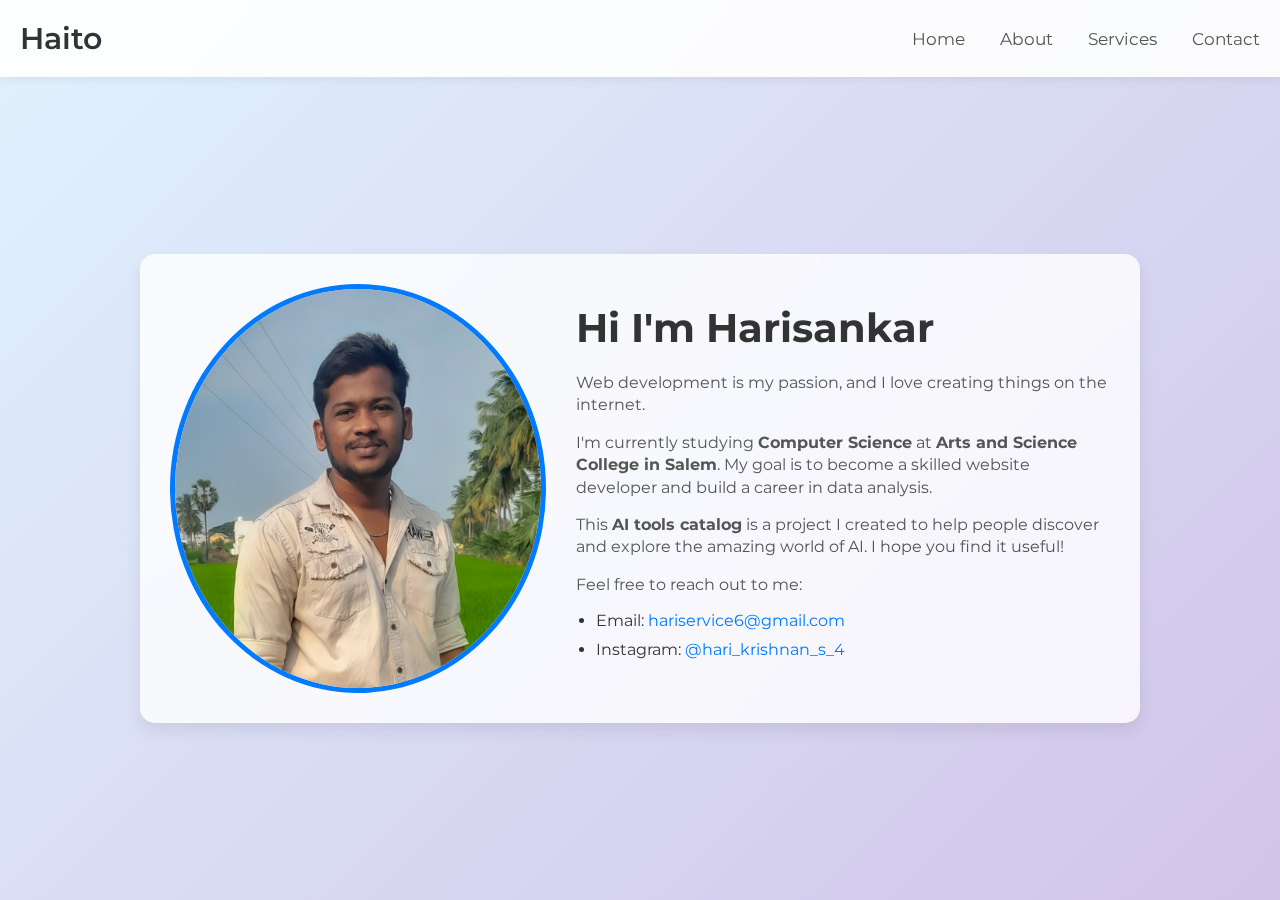
<file: contact.html>
<!DOCTYPE html>
<html lang="en">
<head>
    <meta charset="UTF-8">
    <meta name="viewport" content="width=device-width, initial-scale=1.0">
    <title>About Harisankar</title>
    <link rel="icon" href="logo.png" type="image/x-icon">
    <style>
        /* Basic Reset and Font */
        * {
            margin: 0;
            padding: 0;
            box-sizing: border-box;
        }
        body {
            font-family: 'Montserrat', sans-serif;
            color: #333;
            background: linear-gradient(135deg, #e0f2fe, #d1c4e9);
            min-height: 100vh;
            display: flex;
            flex-direction: column;
            transition: background 0.3s ease;
        }

        /* Header Styling */
        header {
            background: rgba(255, 255, 255, 0.9);
            color: #333;
            display: flex;
            justify-content: space-between;
            align-items: center;
            padding: 20px;
            box-shadow: 0 4px 8px rgba(0, 0, 0, 0.05);
            backdrop-filter: blur(10px);
            position: sticky;
            top: 0;
            z-index: 100;
            transition: background 0.3s ease, box-shadow 0.3s ease;
        }

        .logo {
            font-size: 30px;
            font-weight: 600;
            color: #333;
            text-decoration: none;
            transition: transform 0.3s ease;
        }

        .logo:hover {
            transform: scale(1.05);
        }

        nav ul {
            list-style: none;
            display: flex;
            gap: 35px;
        }

        nav ul li a {
            text-decoration: none;
            color: #555;
            font-size: 17px;
            transition: color 0.3s ease, transform 0.3s ease;
        }

        nav ul li a:hover {
            color: #007bff;
            transform: translateY(-3px);
        }

        /* About Section */
        #about {
            flex-grow: 1;
            display: flex;
            justify-content: center;
            align-items: center;
            padding: 50px 0;
        }

        .about-container {
            max-width: 1000px;
            width: 90%; /* Use percentage for width */
            padding: 30px; /* Reduced padding */
            border-radius: 15px;
            display: flex;
            align-items: center;
            justify-content: space-between;
            background: rgba(255, 255, 255, 0.8);
            box-shadow: 0 8px 16px rgba(0, 0, 0, 0.08);
            backdrop-filter: blur(15px);
            transition: background 0.3s ease, box-shadow 0.3s ease;
        }

        /* Profile Image */
        .about-container img {
            width: 40%; /* Use percentage for image width */
            max-width: 500px; /* Limit maximum width */
            height: auto;
            border-radius: 50%;
            object-fit: cover;
            border: 5px solid #007bff;
            margin-right: 30px; /* Reduced margin */
            transition: transform 0.3s ease;
        }

        .about-container img:hover {
            transform: scale(1.03);
        }

        .text-container {
            flex-grow: 1;
        }

        h1 {
            color: #333;
            margin-bottom: 20px; /* Reduced margin */
            font-size: 2.5em; /* Use em for font size */
            text-align: left;
            transition: color 0.3s ease;
        }

        .text-container p {
            font-size: 1em; /* Use em for font size */
            line-height: 1.4;
            color: #555;
            margin-bottom: 15px; /* Reduced margin */
            text-align: left;
            transition: color 0.3s ease;
        }

        .text-container ul {
            list-style-type: disc;
            padding-left: 20px; /* Reduced padding */
            text-align: left;
            margin-bottom: 15px; /* Reduced margin */
        }

        .text-container ul li {
            margin-bottom: 10px; /* Reduced margin */
            transition: color 0.3s ease;
        }

        a {
            color: #007bff;
            text-decoration: none;
            transition: color 0.3s ease;
        }

        a:hover {
            text-decoration: underline;
        }

        @media (max-width: 768px) {
            .about-container {
                flex-direction: column;
                align-items: center;
                padding: 20px; /* Further reduced padding */
            }
            .about-container img {
                width: 70%; /* Increase image width on small screens */
                margin-right: 0;
                margin-bottom: 20px; /* Reduced margin */
            }
            h1 {
                font-size: 2em; /* Reduced font size */
            }
            .text-container p,
            .text-container ul li {
                font-size: 0.9em; /* Reduced font size */
            }
        }
    </style>
    <link href="https://fonts.googleapis.com/css2?family=Montserrat:wght@400;500;600&display=swap" rel="stylesheet">
</head>
<body>
    <header>
        <a href="index.html" class="logo">Haito</a>
        <nav>
            <ul>
                <li><a href="index.html">Home</a></li>
                <li><a href="about.html">About</a></li>
                <li><a href="category.html">Services</a></li>
                <li><a href="contact.html">Contact</a></li>
            </ul>
        </nav>
    </header>
    <section id="about">
        <div class="about-container">
            <img src="hari img.jpg" alt="Harisankar Profile Picture">
            <div class="text-container">
                <h1>Hi I'm Harisankar</h1>
                <p>Web development is my passion, and I love creating things on the internet.</p>
                <p>I'm currently studying <strong>Computer Science</strong> at <strong>Arts and Science College in Salem</strong>. My goal is to become a skilled website developer and build a career in data analysis.</p>
                <p>This <strong>AI tools catalog</strong> is a project I created to help people discover and explore the amazing world of AI. I hope you find it useful!</p>
                <p>Feel free to reach out to me:</p>
                <ul>
                    <li>Email: <a href="mailto:hariservice6@gmail.com">hariservice6@gmail.com</a></li>
                    <li>Instagram: <a href="https://www.instagram.com/hari_krishnan_s_4" target="_blank">@hari_krishnan_s_4</a></li>
                </ul>
            </div>
        </div>
    </section>
</body>
</html>
</file>
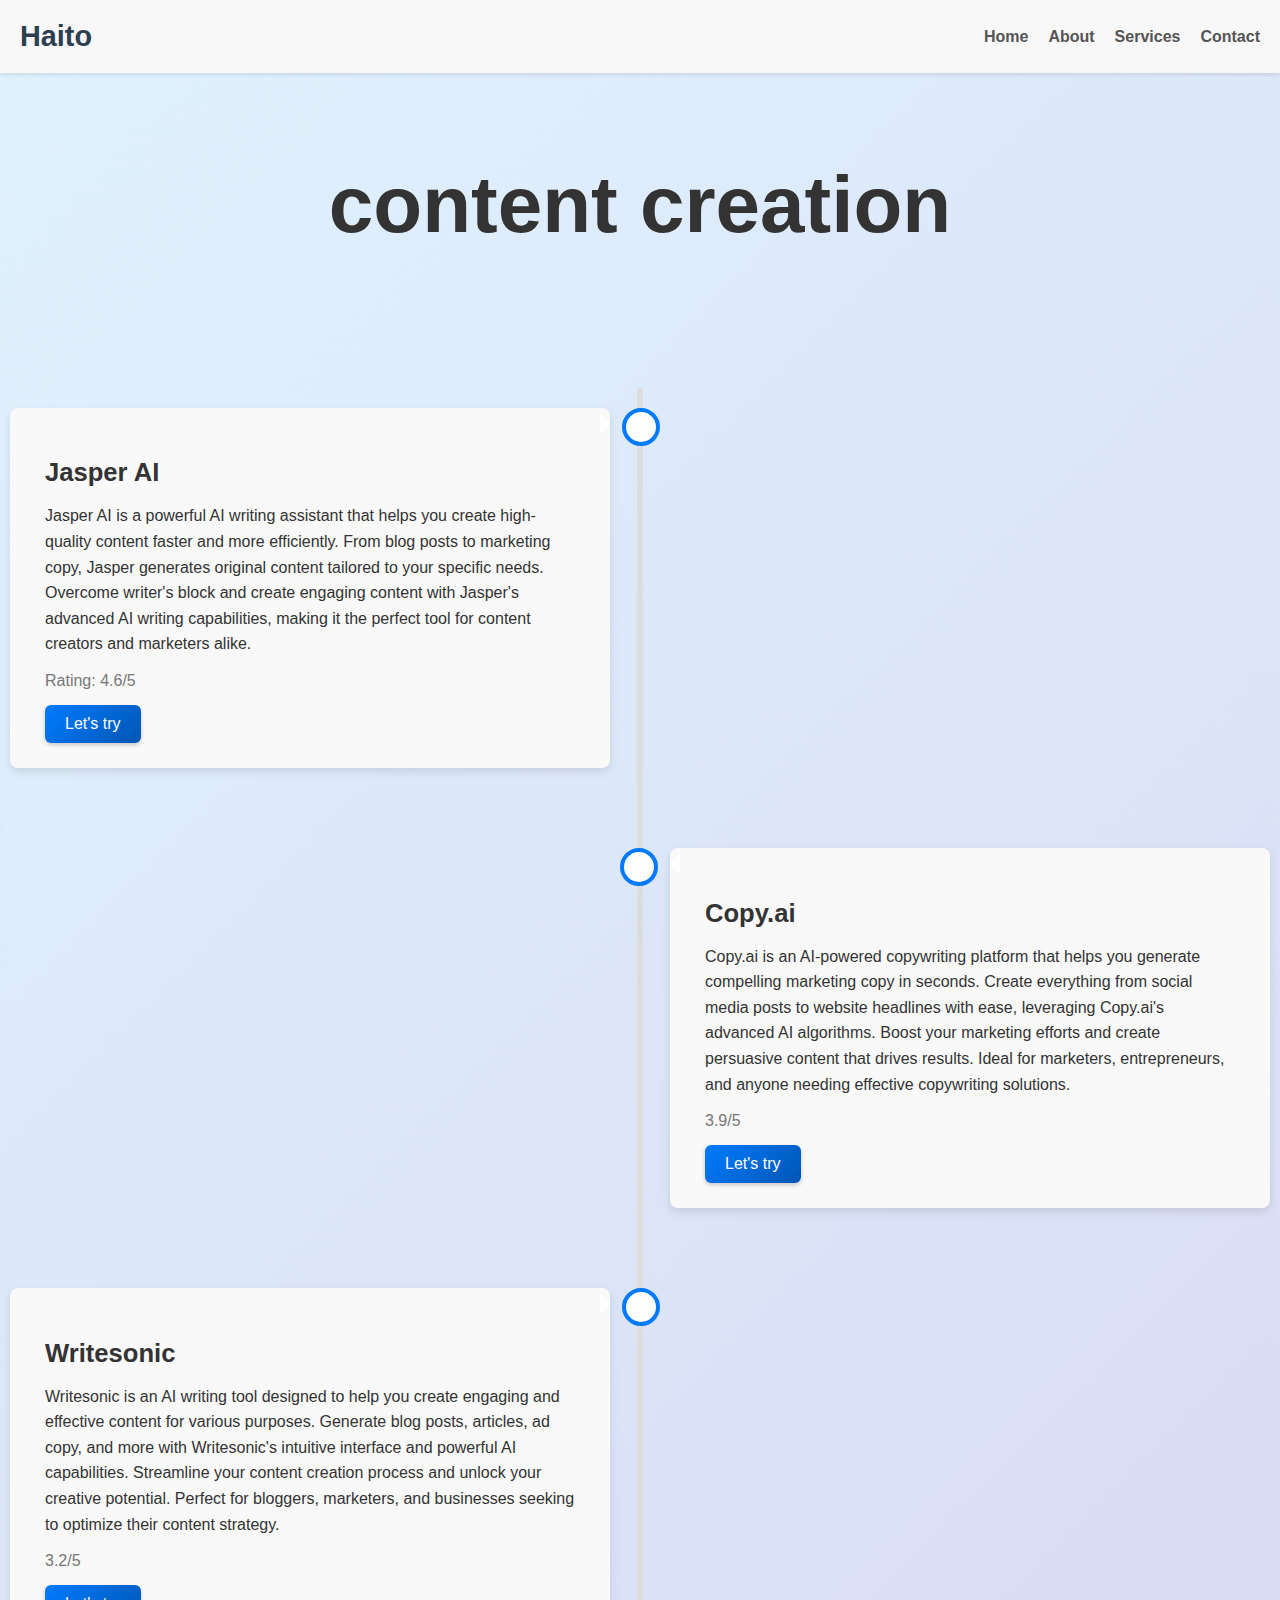
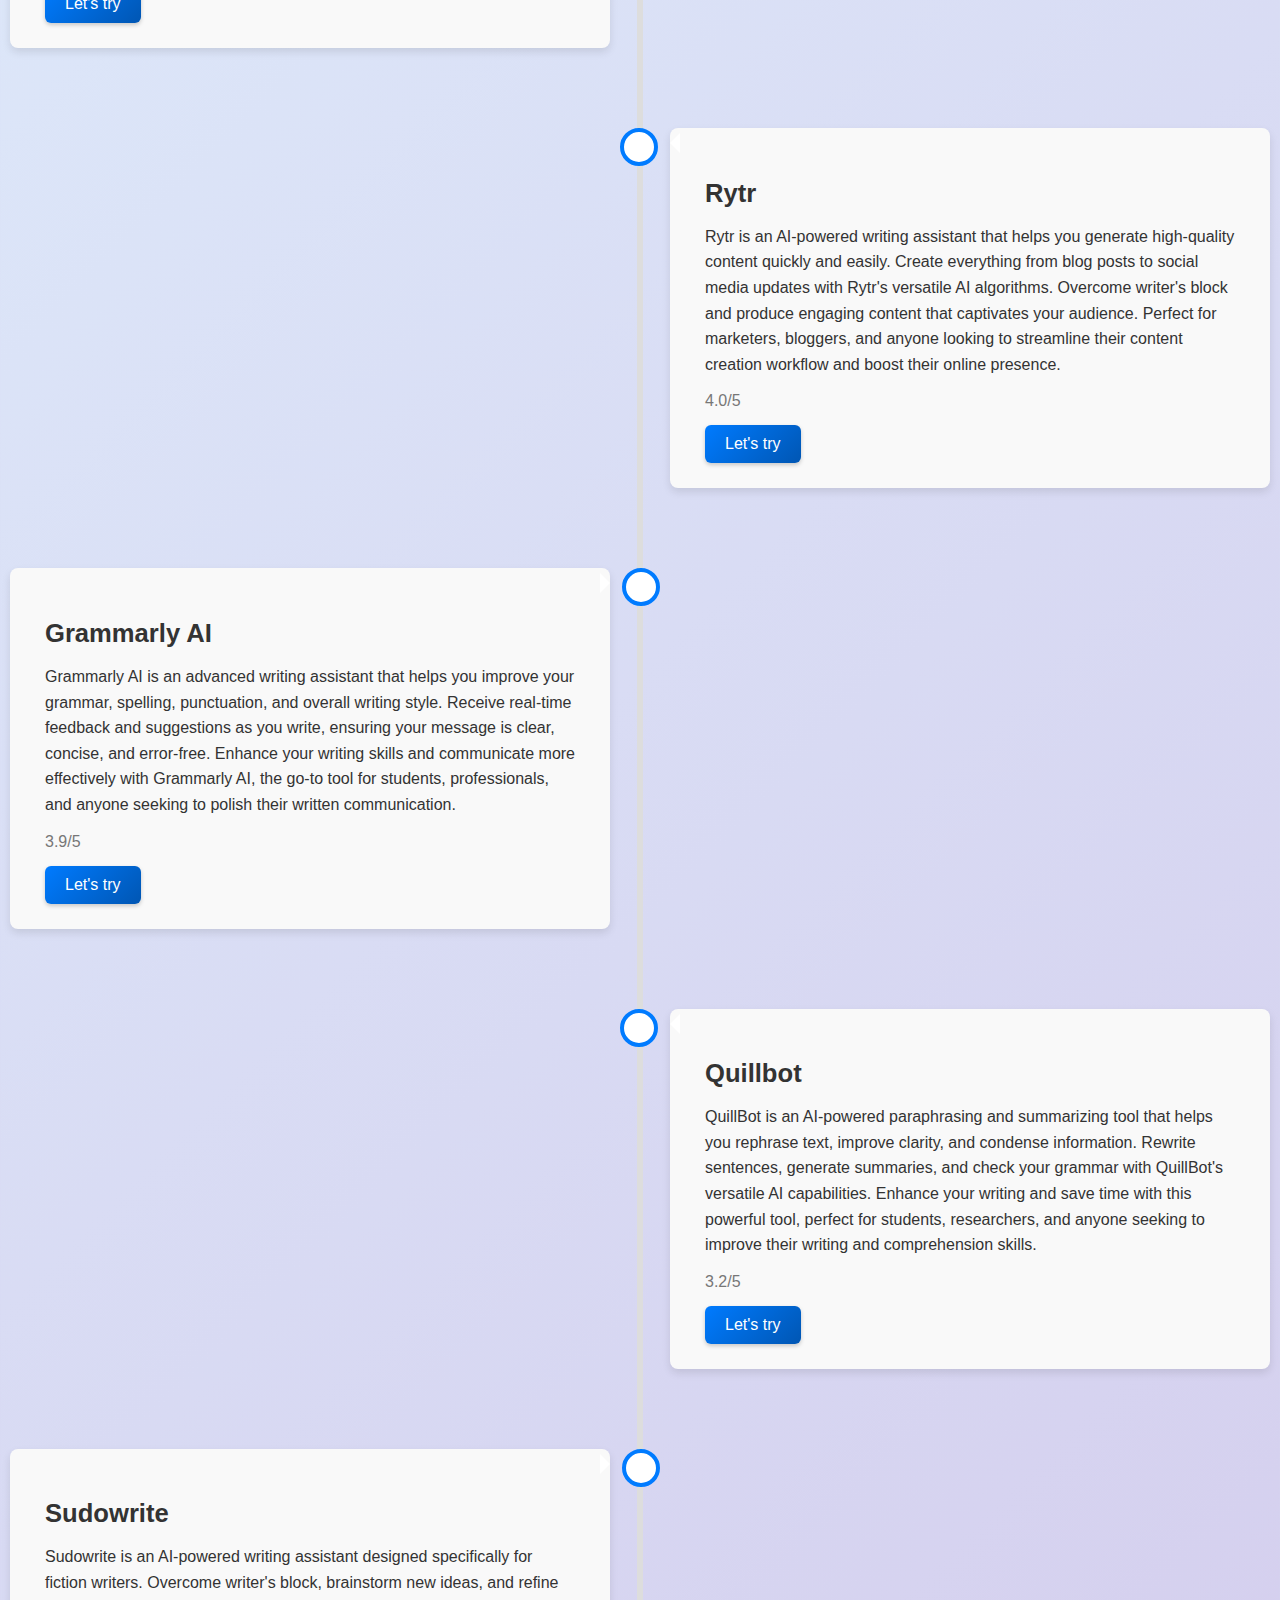
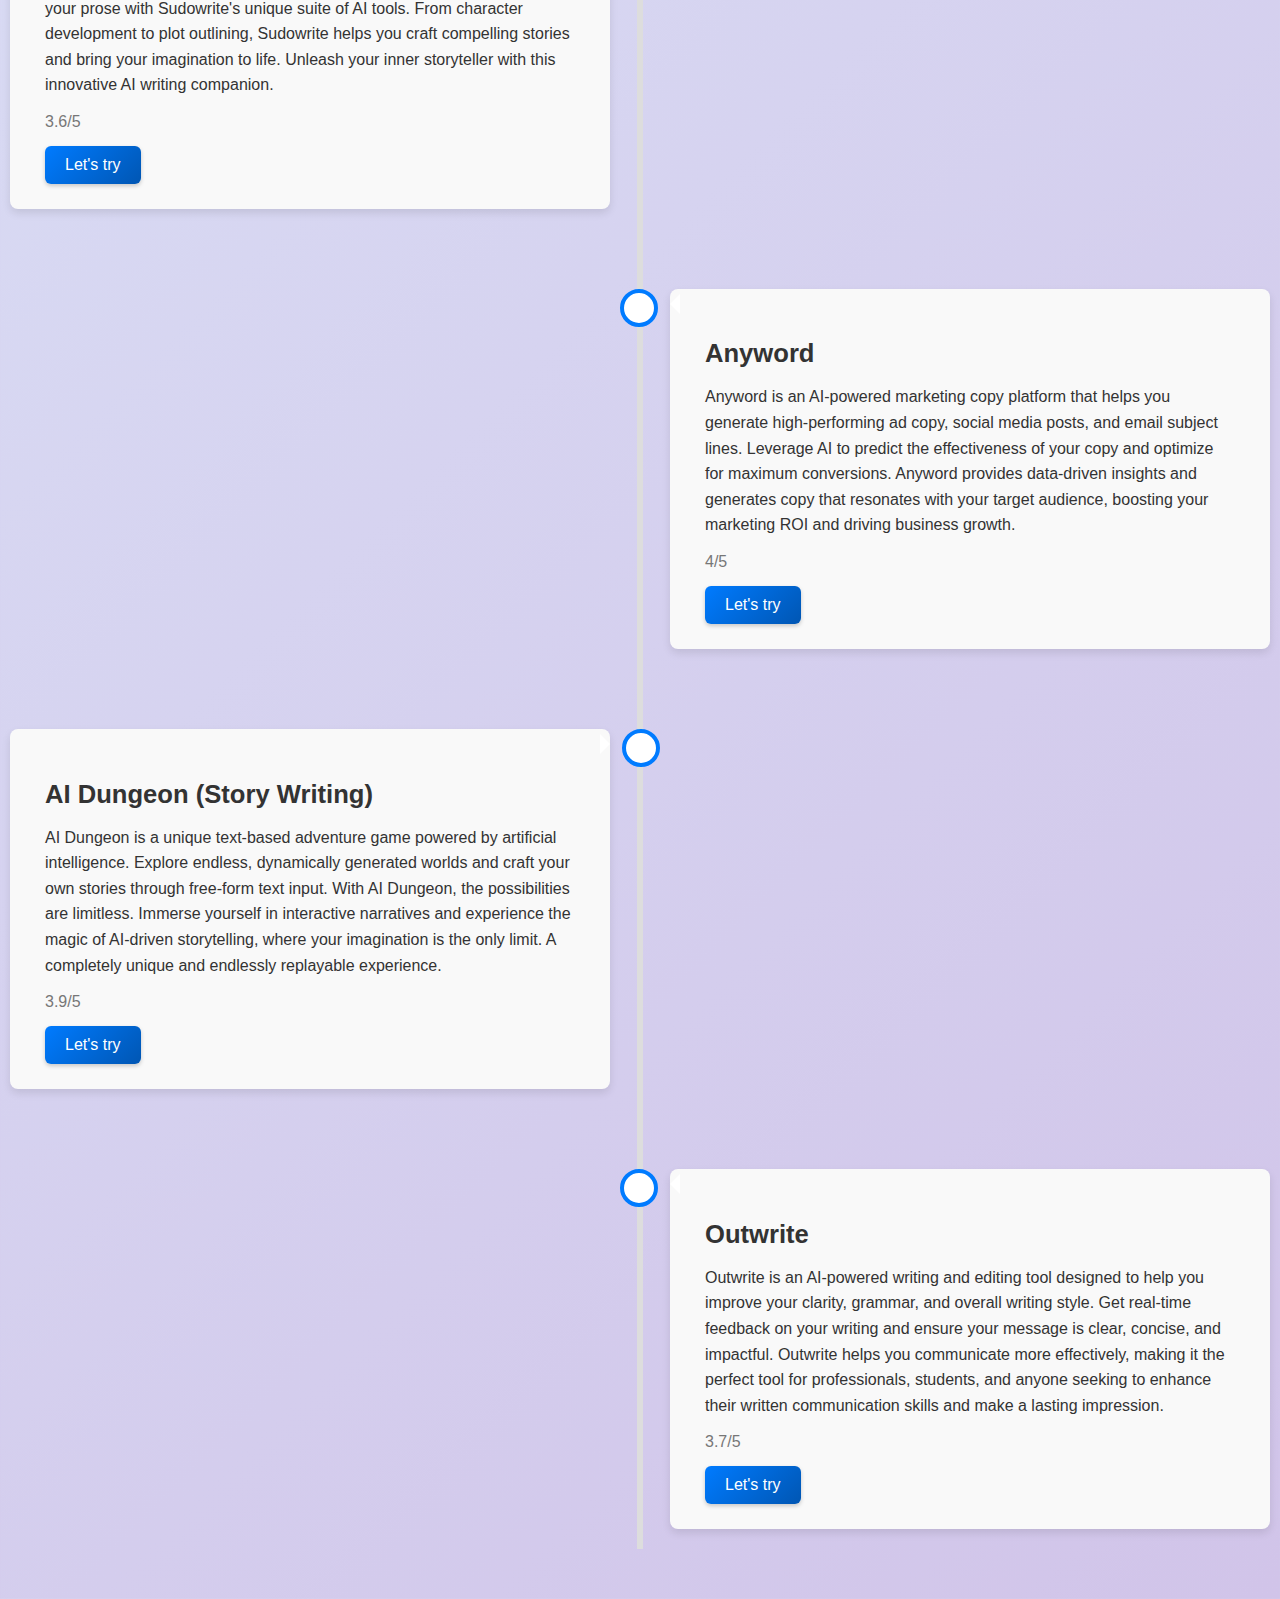
<file: content.html>
<!DOCTYPE html>
<html lang="en">
<head>
    <meta charset="UTF-8">
    <meta name="viewport" content="width=device-width, initial-scale=1.0">
    <title>AI Chatbot</title>
     <link rel="icon" href="logo.png" type="image/x-icon">
        <link rel="stylesheet" href="style.css" type="text/css" media="all" />
</head>
    <header>
        <a href="index.html" class="logo">Haito</a>
        <nav>
            <ul>
                <li><a href="index.html">Home</a></li>
                <li><a href="about.html">About</a></li>
                <li><a href="category.html">Services</a></li>
                <li><a href="contact.html">Contact</a></li>
            </ul>
        </nav>
    </header>
    <div class="title">
        <h2>content creation</h2>
    </div>
<section id="writing">
    <div class="timeline">
        <div class="container left">
            <div class="content">
                <h3>Jasper AI</h3>
                <p>Jasper AI is a powerful AI writing assistant that helps you create high-quality content faster and more efficiently. From blog posts to marketing copy, Jasper generates original content tailored to your specific needs. Overcome writer's block and create engaging content with Jasper's advanced AI writing capabilities, making it the perfect tool for content creators and marketers alike.</p>
                <div class="rating">Rating: 4.6/5</div>
                <a href="https://www.jasper.ai/" target="_blank">Let's try</a>
            </div>
        </div>
        <div class="container right">
            <div class="content">
                <h3>Copy.ai</h3>
                <p>Copy.ai is an AI-powered copywriting platform that helps you generate compelling marketing copy in seconds. Create everything from social media posts to website headlines with ease, leveraging Copy.ai's advanced AI algorithms.  Boost your marketing efforts and create persuasive content that drives results.  Ideal for marketers, entrepreneurs, and anyone needing effective copywriting solutions.</p>
                <div class="rating">3.9/5</div>
                <a href="https://www.copy.ai" target="_blank">Let's try</a>
            </div>
        </div>
        <div class="container left">
            <div class="content">
                <h3>Writesonic</h3>
                <p>Writesonic is an AI writing tool designed to help you create engaging and effective content for various purposes. Generate blog posts, articles, ad copy, and more with Writesonic's intuitive interface and powerful AI capabilities. Streamline your content creation process and unlock your creative potential.  Perfect for bloggers, marketers, and businesses seeking to optimize their content strategy.</p>
                <div class="rating">3.2/5</div>
                <a href="https://writesonic.com" target="_blank">Let's try</a>
            </div>
        </div>
        <div class="container right">
            <div class="content">
                <h3>Rytr</h3>
                <p>Rytr is an AI-powered writing assistant that helps you generate high-quality content quickly and easily. Create everything from blog posts to social media updates with Rytr's versatile AI algorithms. Overcome writer's block and produce engaging content that captivates your audience. Perfect for marketers, bloggers, and anyone looking to streamline their content creation workflow and boost their online presence.</p>
                <div class="rating">4.0/5</div>
                <a href="https://rytr.me" target="_blank">Let's try</a>
            </div>
        </div>
        <div class="container left">
            <div class="content">
                <h3>Grammarly AI</h3>
                <p>Grammarly AI is an advanced writing assistant that helps you improve your grammar, spelling, punctuation, and overall writing style. Receive real-time feedback and suggestions as you write, ensuring your message is clear, concise, and error-free. Enhance your writing skills and communicate more effectively with Grammarly AI, the go-to tool for students, professionals, and anyone seeking to polish their written communication.</p>
                <div class="rating">3.9/5</div>
                <a href="https://www.grammarly.com" target="_blank">Let's try</a>
            </div>
        </div>
        <div class="container right">
            <div class="content">
                <h3>Quillbot</h3>
                <p>QuillBot is an AI-powered paraphrasing and summarizing tool that helps you rephrase text, improve clarity, and condense information. Rewrite sentences, generate summaries, and check your grammar with QuillBot's versatile AI capabilities. Enhance your writing and save time with this powerful tool, perfect for students, researchers, and anyone seeking to improve their writing and comprehension skills.</p>
                <div class="rating">3.2/5</div>
                <a href="https://quillbot.com" target="_blank">Let's try</a>
            </div>
        </div>
        <div class="container left">
            <div class="content">
                <h3>Sudowrite</h3>
                <p>Sudowrite is an AI-powered writing assistant designed specifically for fiction writers. Overcome writer's block, brainstorm new ideas, and refine your prose with Sudowrite's unique suite of AI tools. From character development to plot outlining, Sudowrite helps you craft compelling stories and bring your imagination to life. Unleash your inner storyteller with this innovative AI writing companion.</p>
                <div class="rating">3.6/5</div>
                <a href="https://www.sudowrite.com" target="_blank">Let's try</a>
            </div>
        </div>
        <div class="container right">
            <div class="content">
                <h3>Anyword</h3>
                <p>Anyword is an AI-powered marketing copy platform that helps you generate high-performing ad copy, social media posts, and email subject lines. Leverage AI to predict the effectiveness of your copy and optimize for maximum conversions.  Anyword provides data-driven insights and generates copy that resonates with your target audience, boosting your marketing ROI and driving business growth.</p>
                <div class="rating">4/5</div>
                <a href="https://anyword.com" target="_blank">Let's try</a>
            </div>
        </div>
        <div class="container left">
            <div class="content">
                <h3>AI Dungeon (Story Writing)</h3>
                <p>AI Dungeon is a unique text-based adventure game powered by artificial intelligence. Explore endless, dynamically generated worlds and craft your own stories through free-form text input. With AI Dungeon, the possibilities are limitless. Immerse yourself in interactive narratives and experience the magic of AI-driven storytelling, where your imagination is the only limit.  A completely unique and endlessly replayable experience.</p>
                <div class="rating">3.9/5</div>
                <a href="https://play.aidungeon.io" target="_blank">Let's try</a>
            </div>
        </div>
        <div class="container right">
            <div class="content">
                <h3>Outwrite</h3>
                <p>Outwrite is an AI-powered writing and editing tool designed to help you improve your clarity, grammar, and overall writing style. Get real-time feedback on your writing and ensure your message is clear, concise, and impactful.  Outwrite helps you communicate more effectively, making it the perfect tool for professionals, students, and anyone seeking to enhance their written communication skills and make a lasting impression.</p>
                <div class="rating">3.7/5</div>
                <a href="https://www.outwrite.com" target="_blank">Let's try</a>
            </div>
        </div>
    </div>
</section>
</file>
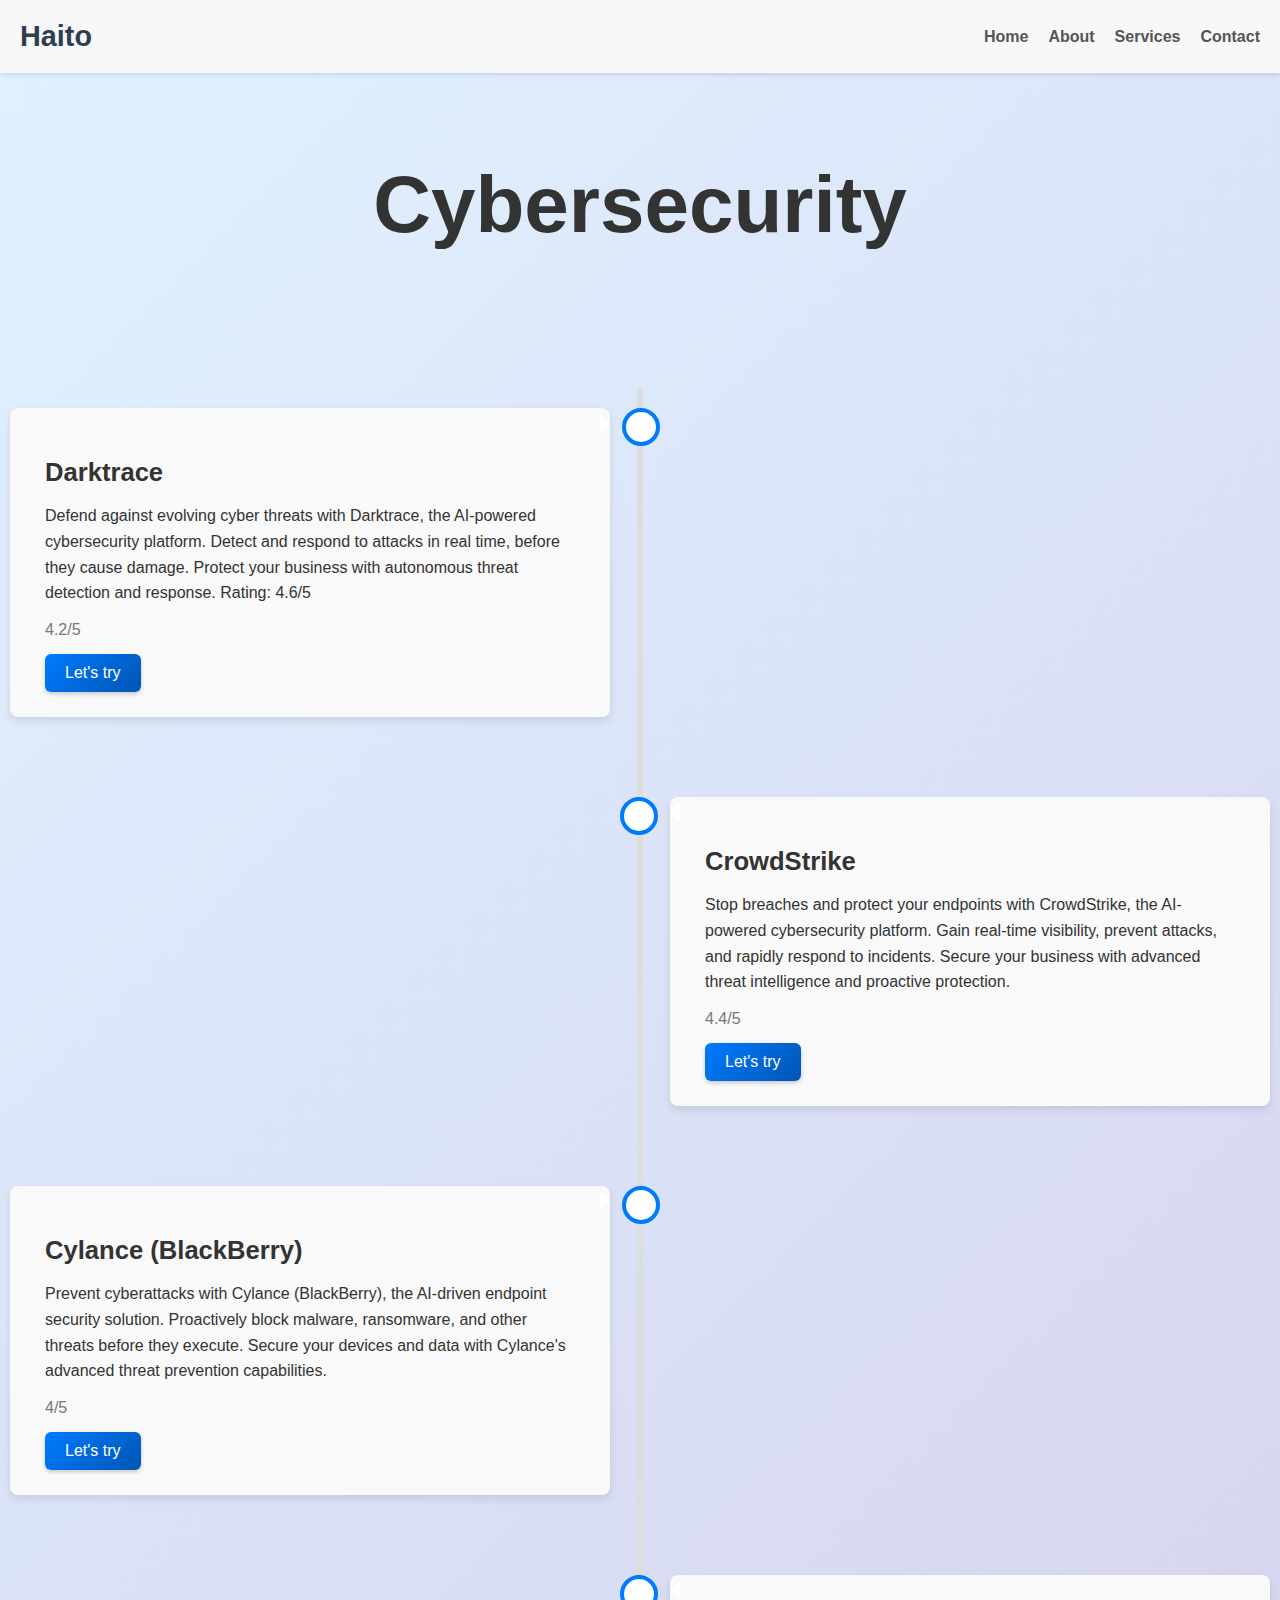
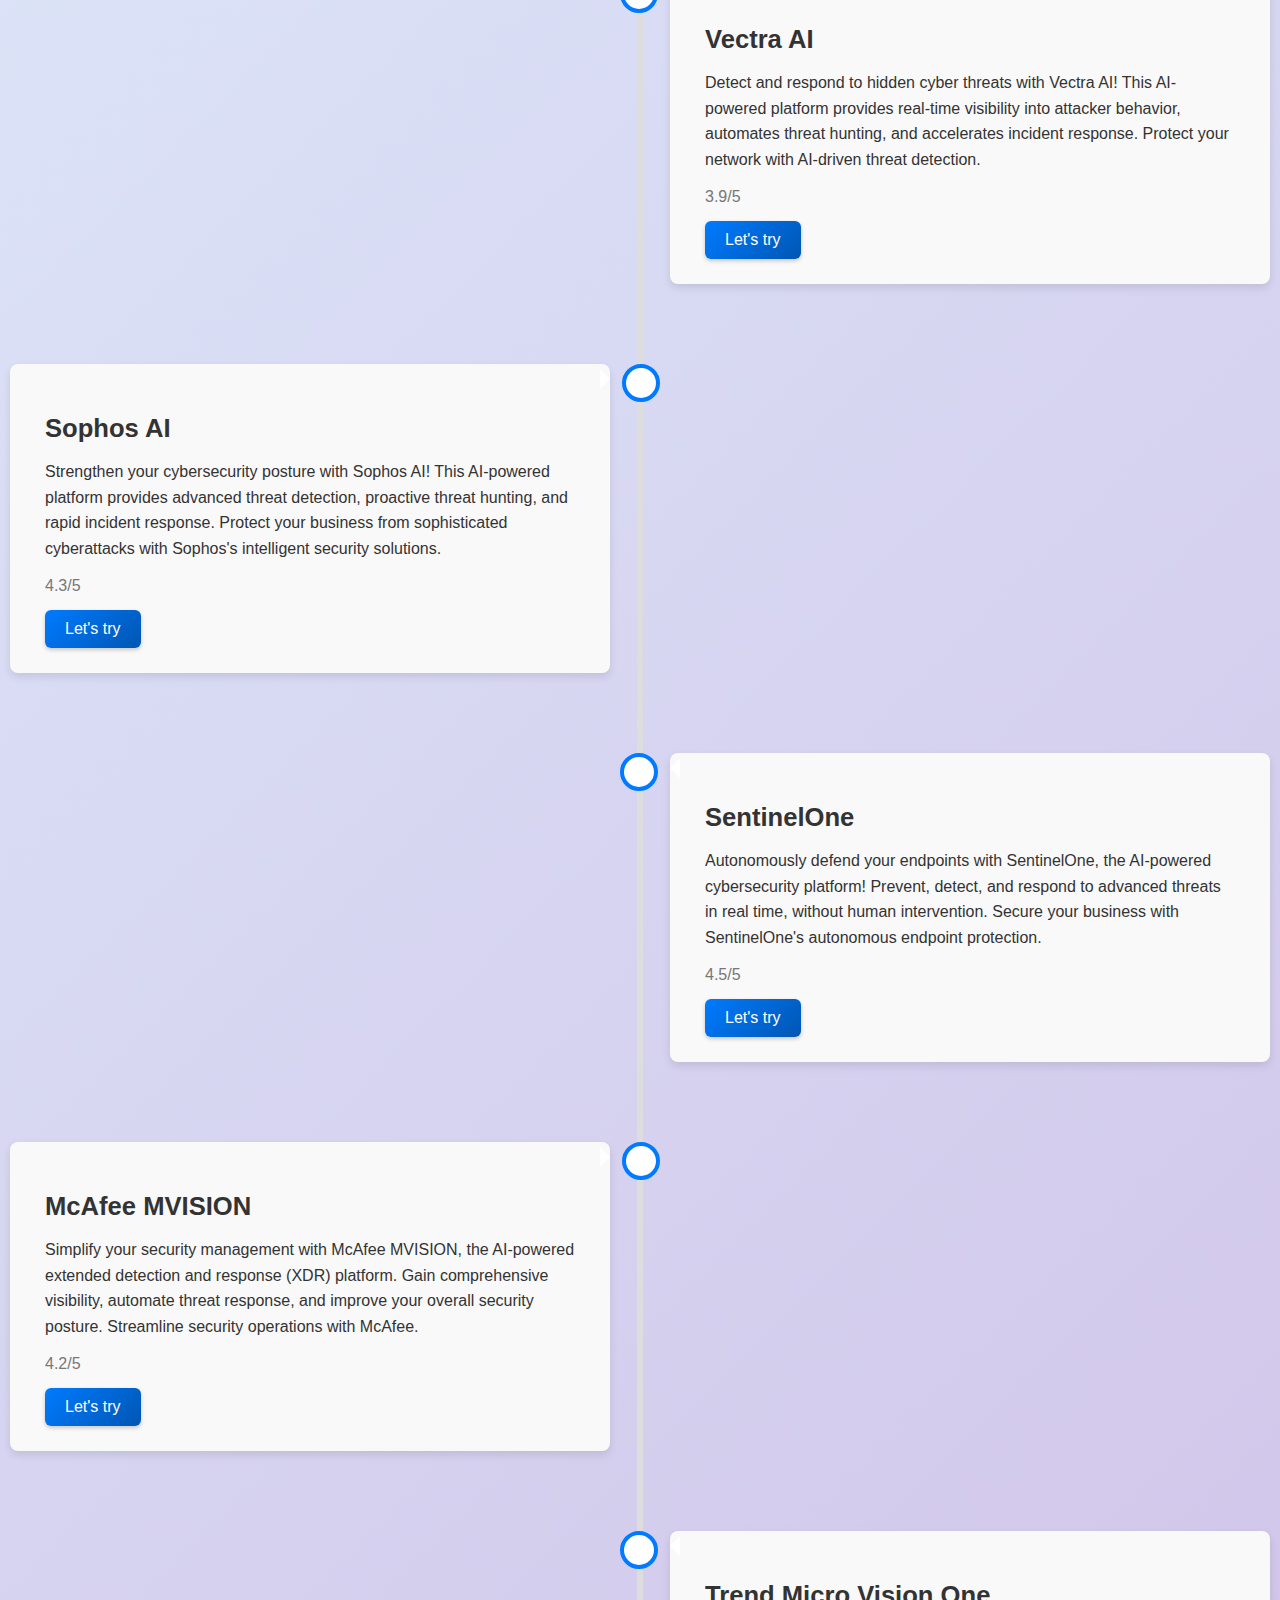
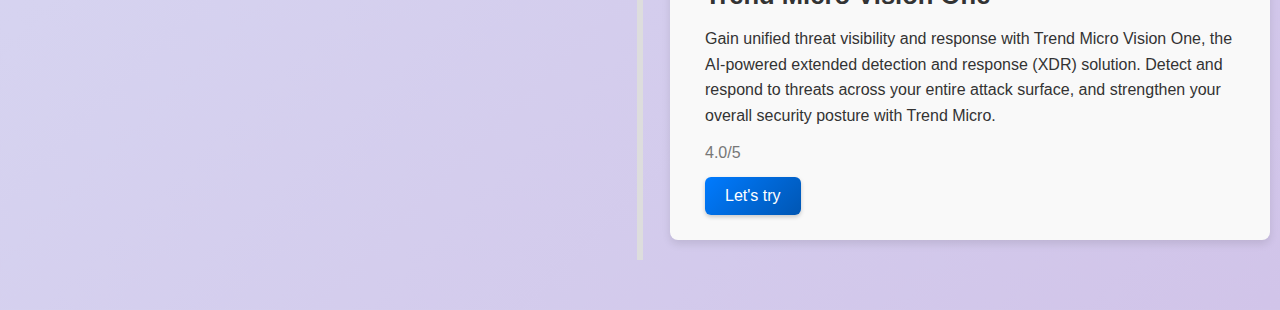
<file: cybersecurity.html>
<!DOCTYPE html>
<html lang="en">
<head>
    <meta charset="UTF-8">
    <meta name="viewport" content="width=device-width, initial-scale=1.0">
    <title>AI Chatbot</title>
     <link rel="icon" href="logo.png" type="image/x-icon">
        <link rel="stylesheet" href="style.css" type="text/css" media="all" />
</head>
<body>
    <header>
        <a href="index.html" class="logo">Haito</a>
        <nav>
            <ul>
                <li><a href="index.html">Home</a></li>
                <li><a href="about.html">About</a></li>
                <li><a href="category.html">Services</a></li>
                <li><a href="contact.html">Contact</a></li>
            </ul>
        </nav>
    </header>
    <div class="title">
        <h2>Cybersecurity</h2>
    </div>

<section id="cybersecurity">
    <div class="timeline">
        <div class="container left">
            <div class="content">
                <h3>Darktrace</h3>
                <p>Defend against evolving cyber threats with Darktrace, the AI-powered cybersecurity platform. Detect and respond to attacks in real time, before they cause damage. Protect your business with autonomous threat detection and response. Rating: 4.6/5</p>
                <div class="rating">4.2/5</div>
                <a href="https://www.darktrace.com/" target="_blank">Let's try</a>
            </div>
        </div>
        <div class="container right">
            <div class="content">
                <h3>CrowdStrike</h3>
                <p>Stop breaches and protect your endpoints with CrowdStrike, the AI-powered cybersecurity platform. Gain real-time visibility, prevent attacks, and rapidly respond to incidents. Secure your business with advanced threat intelligence and proactive protection.</p>
                <div class="rating">4.4/5</div>
                <a href="https://www.crowdstrike.com" target="_blank">Let's try</a>
            </div>
        </div>
        <div class="container left">
            <div class="content">
                <h3>Cylance (BlackBerry)</h3>
                <p>Prevent cyberattacks with Cylance (BlackBerry), the AI-driven endpoint security solution. Proactively block malware, ransomware, and other threats before they execute. Secure your devices and data with Cylance's advanced threat prevention capabilities.</p>
                <div class="rating">4/5</div>
                <a href="https://www.blackberry.com/us/en/products/cylance-endpoint-security" target="_blank">Let's try</a>
            </div>
        </div>
        <div class="container right">
            <div class="content">
                <h3>Vectra AI</h3>
                <p>Detect and respond to hidden cyber threats with Vectra AI! This AI-powered platform provides real-time visibility into attacker behavior, automates threat hunting, and accelerates incident response.  Protect your network with AI-driven threat detection.</p>
                <div class="rating">3.9/5</div>
                <a href="https://www.vectra.ai" target="_blank">Let's try</a>
            </div>
        </div>
        <div class="container left">
            <div class="content">
                <h3>Sophos AI</h3>
                <p>Strengthen your cybersecurity posture with Sophos AI! This AI-powered platform provides advanced threat detection, proactive threat hunting, and rapid incident response. Protect your business from sophisticated cyberattacks with Sophos's intelligent security solutions.</p>
                <div class="rating">4.3/5</div>
                <a href="https://www.sophos.com" target="_blank">Let's try</a>
            </div>
        </div>
        <div class="container right">
            <div class="content">
                <h3>SentinelOne</h3>
                <p>Autonomously defend your endpoints with SentinelOne, the AI-powered cybersecurity platform! Prevent, detect, and respond to advanced threats in real time, without human intervention. Secure your business with SentinelOne's autonomous endpoint protection.</p>
                <div class="rating">4.5/5</div>
                <a href="https://www.sentinelone.com" target="_blank">Let's try</a>
            </div>
        </div>
        <div class="container left">
            <div class="content">
                <h3>McAfee MVISION</h3>
                <p>Simplify your security management with McAfee MVISION, the AI-powered extended detection and response (XDR) platform. Gain comprehensive visibility, automate threat response, and improve your overall security posture. Streamline security operations with McAfee.</p>
                <div class="rating">4.2/5</div>
                <a href="https://www.mcafee.com" target="_blank">Let's try</a>
            </div>
        </div>
        <div class="container right">
            <div class="content">
                <h3>Trend Micro Vision One</h3>
                <p>Gain unified threat visibility and response with Trend Micro Vision One, the AI-powered extended detection and response (XDR) solution. Detect and respond to threats across your entire attack surface, and strengthen your overall security posture with Trend Micro.</p>
                <div class="rating">4.0/5</div>
                <a href="https://www.trendmicro.com" target="_blank">Let's try</a>
            </div>
        </div>
    </div>
</section>
</file>
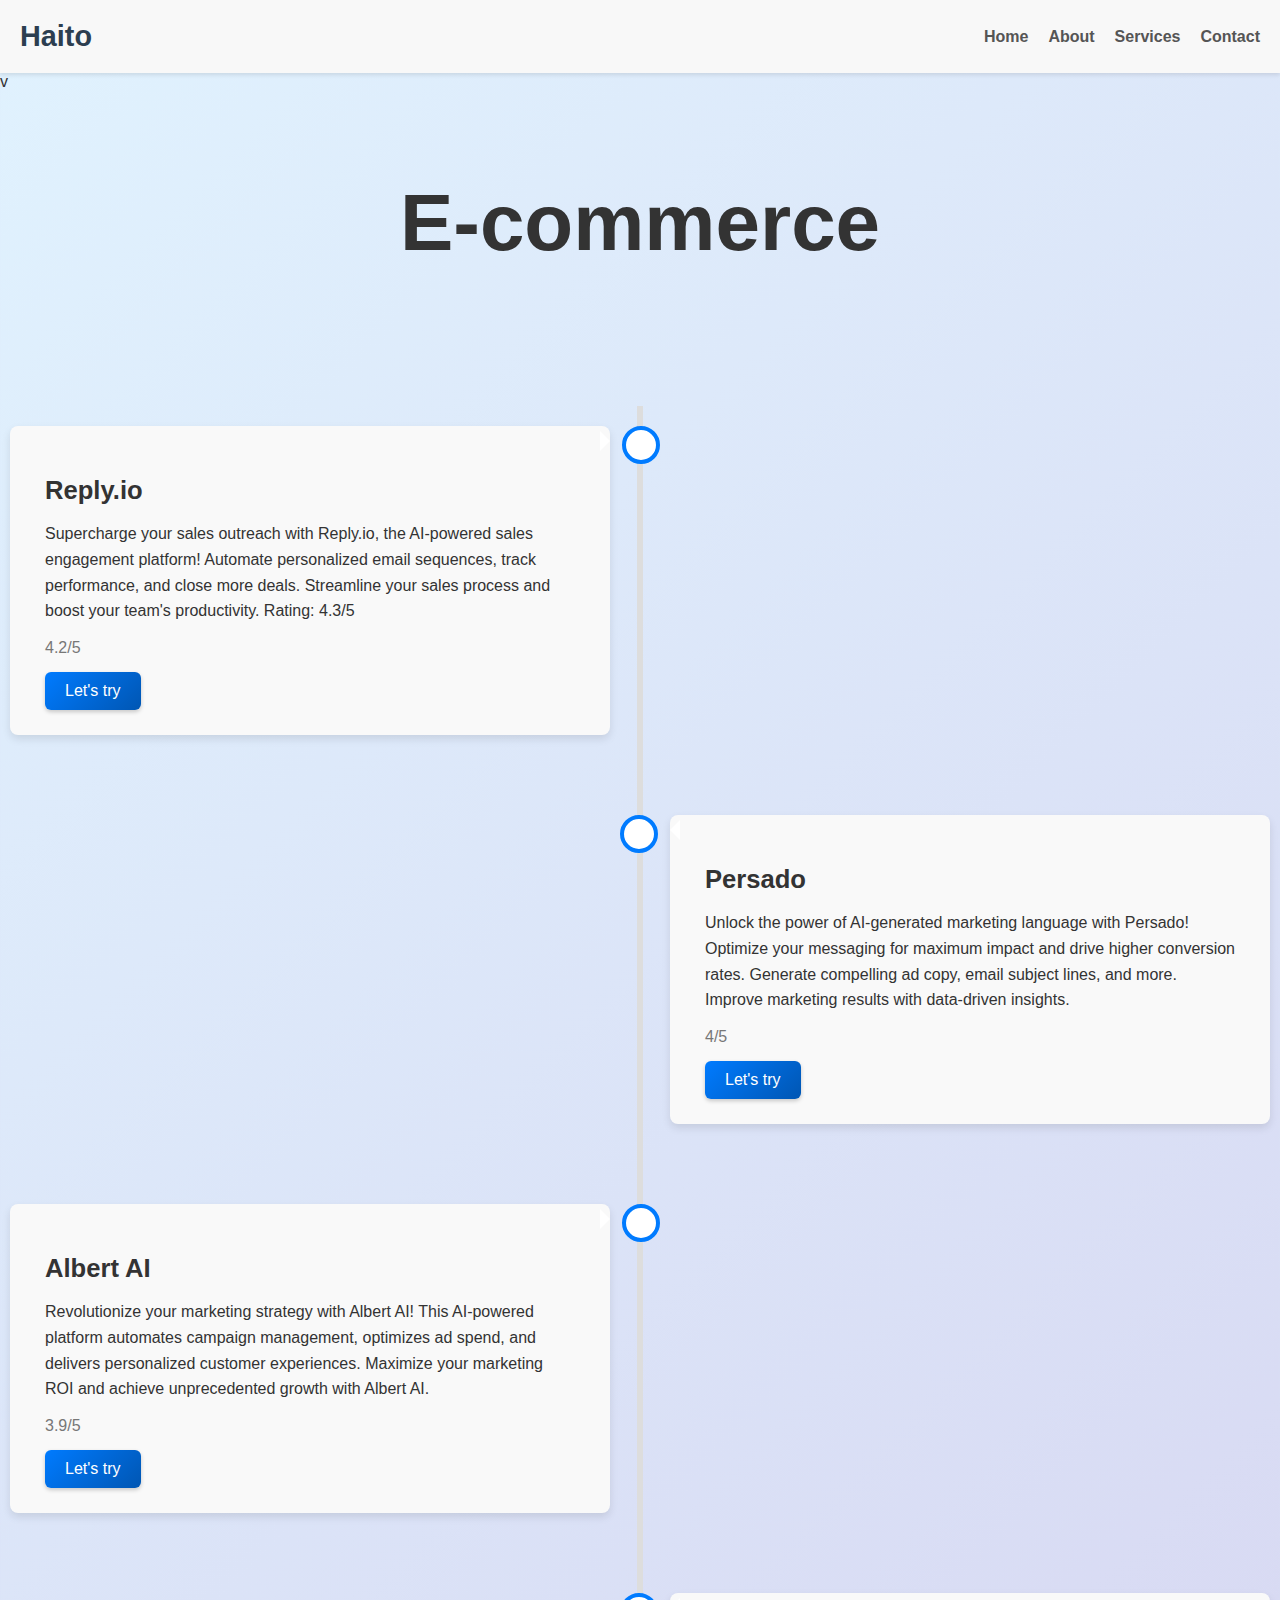
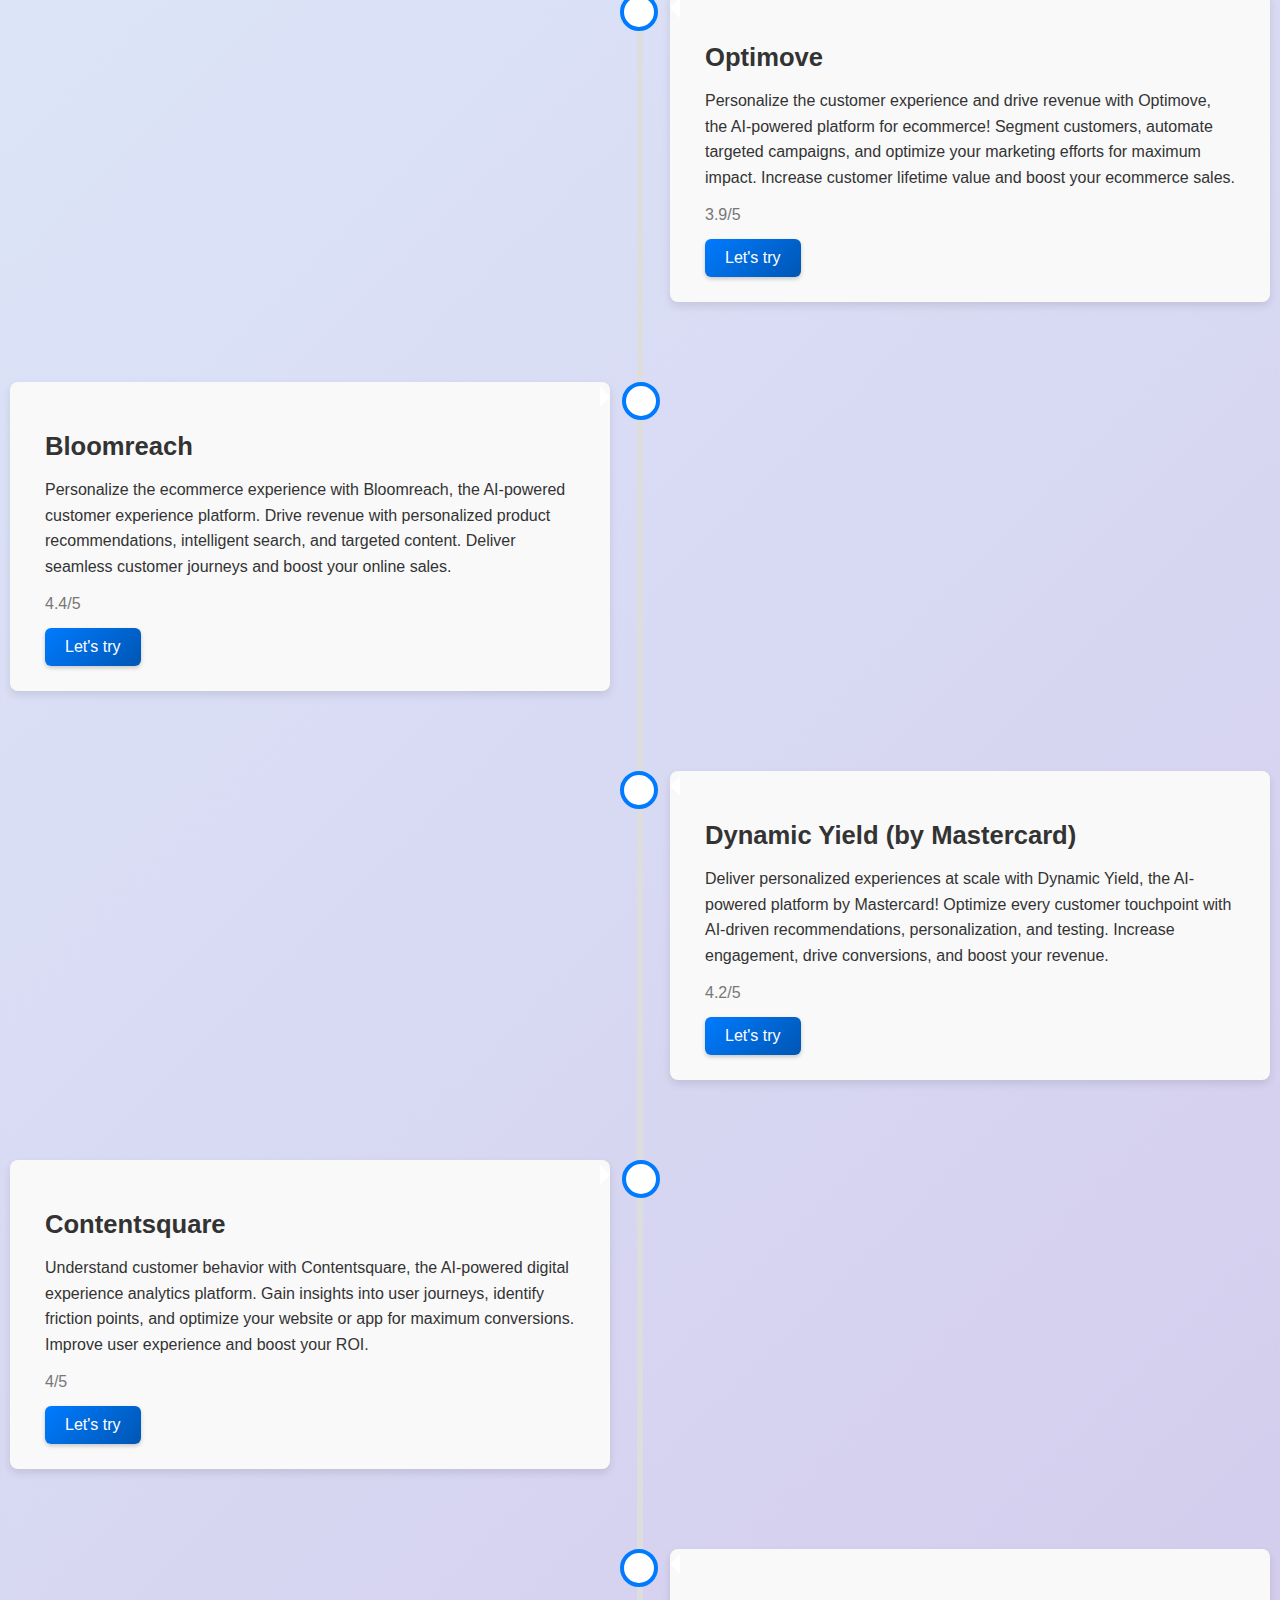
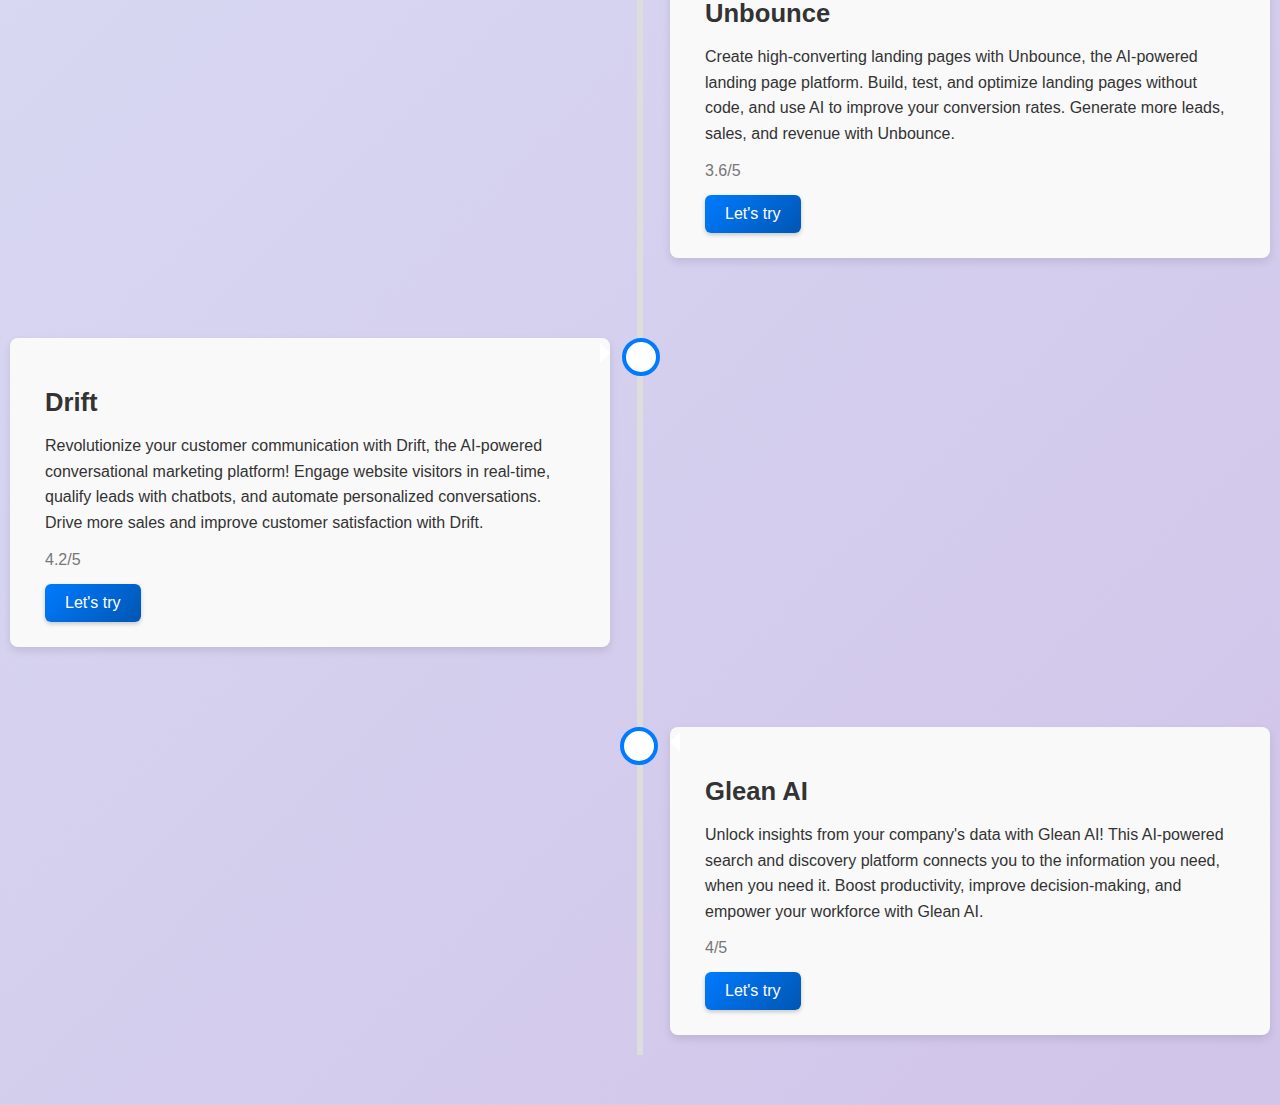
<file: ecommerce.html>
<!DOCTYPE html>
<html lang="en">
<head>
    <meta charset="UTF-8">
    <meta name="viewport" content="width=device-width, initial-scale=1.0">
    <title>AI Chatbot</title>
     <link rel="icon" href="logo.png" type="image/x-icon">
        <link rel="stylesheet" href="style.css" type="text/css" media="all" />
</head>
<body>  
    <header>
    <a href="index.html" class="logo">Haito</a>
    <nav>
        <ul>
            <li><a href="index.html">Home</a></li>
            <li><a href="about.html">About</a></li>
            <li><a href="category.html">Services</a></li>
            <li><a href="contact.html">Contact</a></li>
        </ul>
    </nav>
</header>
v
    <div class="title">
        <h2>E-commerce</h2>
    </div>
<section id="ecommerce">
    <div class="timeline">
        <div class="container left">
            <div class="content">
                <h3>Reply.io</h3>
                <p>Supercharge your sales outreach with Reply.io, the AI-powered sales engagement platform! Automate personalized email sequences, track performance, and close more deals. Streamline your sales process and boost your team's productivity. Rating: 4.3/5</p>
                <div class="rating">4.2/5</div>
                <a href="https://reply.io/" target="_blank">Let's try</a>
            </div>
        </div>
        <div class="container right">
            <div class="content">
                <h3>Persado</h3>
                <p>Unlock the power of AI-generated marketing language with Persado! Optimize your messaging for maximum impact and drive higher conversion rates. Generate compelling ad copy, email subject lines, and more. Improve marketing results with data-driven insights.</p>
                <div class="rating">4/5</div>
                <a href="https://www.persado.com" target="_blank">Let's try</a>
            </div>
        </div>
        <div class="container left">
            <div class="content">
                <h3>Albert AI</h3>
                <p>Revolutionize your marketing strategy with Albert AI! This AI-powered platform automates campaign management, optimizes ad spend, and delivers personalized customer experiences. Maximize your marketing ROI and achieve unprecedented growth with Albert AI.</p>
                <div class="rating">3.9/5</div>
                <a href="https://albert.ai" target="_blank">Let's try</a>
            </div>
        </div>
        <div class="container right">
            <div class="content">
                <h3>Optimove</h3>
                <p>Personalize the customer experience and drive revenue with Optimove, the AI-powered platform for ecommerce! Segment customers, automate targeted campaigns, and optimize your marketing efforts for maximum impact. Increase customer lifetime value and boost your ecommerce sales.</p>
                <div class="rating">3.9/5</div>
                <a href="https://www.optimove.com" target="_blank">Let's try</a>
            </div>
        </div>
        <div class="container left">
            <div class="content">
                <h3>Bloomreach</h3>
                <p>Personalize the ecommerce experience with Bloomreach, the AI-powered customer experience platform. Drive revenue with personalized product recommendations, intelligent search, and targeted content. Deliver seamless customer journeys and boost your online sales.</p>
                <div class="rating">4.4/5</div>
                <a href="https://www.bloomreach.com" target="_blank">Let's try</a>
            </div>
        </div>
        <div class="container right">
            <div class="content">
                <h3>Dynamic Yield (by Mastercard)</h3>
                <p>Deliver personalized experiences at scale with Dynamic Yield, the AI-powered platform by Mastercard! Optimize every customer touchpoint with AI-driven recommendations, personalization, and testing. Increase engagement, drive conversions, and boost your revenue.</p>
                <div class="rating">4.2/5</div>
                <a href="https://www.mastercard.com/dynamic-yield" target="_blank">Let's try</a>
            </div>
        </div>
        <div class="container left">
            <div class="content">
                <h3>Contentsquare</h3>
                <p>Understand customer behavior with Contentsquare, the AI-powered digital experience analytics platform. Gain insights into user journeys, identify friction points, and optimize your website or app for maximum conversions. Improve user experience and boost your ROI.</p>
                <div class="rating">4/5</div>
                <a href="https://contentsquare.com" target="_blank">Let's try</a>
            </div>
        </div>
        <div class="container right">
            <div class="content">
                <h3>Unbounce</h3>
                <p>Create high-converting landing pages with Unbounce, the AI-powered landing page platform. Build, test, and optimize landing pages without code, and use AI to improve your conversion rates. Generate more leads, sales, and revenue with Unbounce.</p>
                <div class="rating">3.6/5</div>
                <a href="https://unbounce.com" target="_blank">Let's try</a>
            </div>
        </div>
        <div class="container left">
            <div class="content">
                <h3>Drift</h3>
                <p>Revolutionize your customer communication with Drift, the AI-powered conversational marketing platform! Engage website visitors in real-time, qualify leads with chatbots, and automate personalized conversations. Drive more sales and improve customer satisfaction with Drift.</p>
                <div class="rating">4.2/5</div>
                <a href="https://www.drift.com" target="_blank">Let's try</a>
            </div>
        </div>
        <div class="container right">
            <div class="content">
                <h3>Glean AI</h3>
                <p>Unlock insights from your company's data with Glean AI! This AI-powered search and discovery platform connects you to the information you need, when you need it.  Boost productivity, improve decision-making, and empower your workforce with Glean AI.</p>
                <div class="rating">4/5</div>
                <a href="https://glean.io" target="_blank">Let's try</a>
            </div>
        </div>
    </div>
</section>
</file>
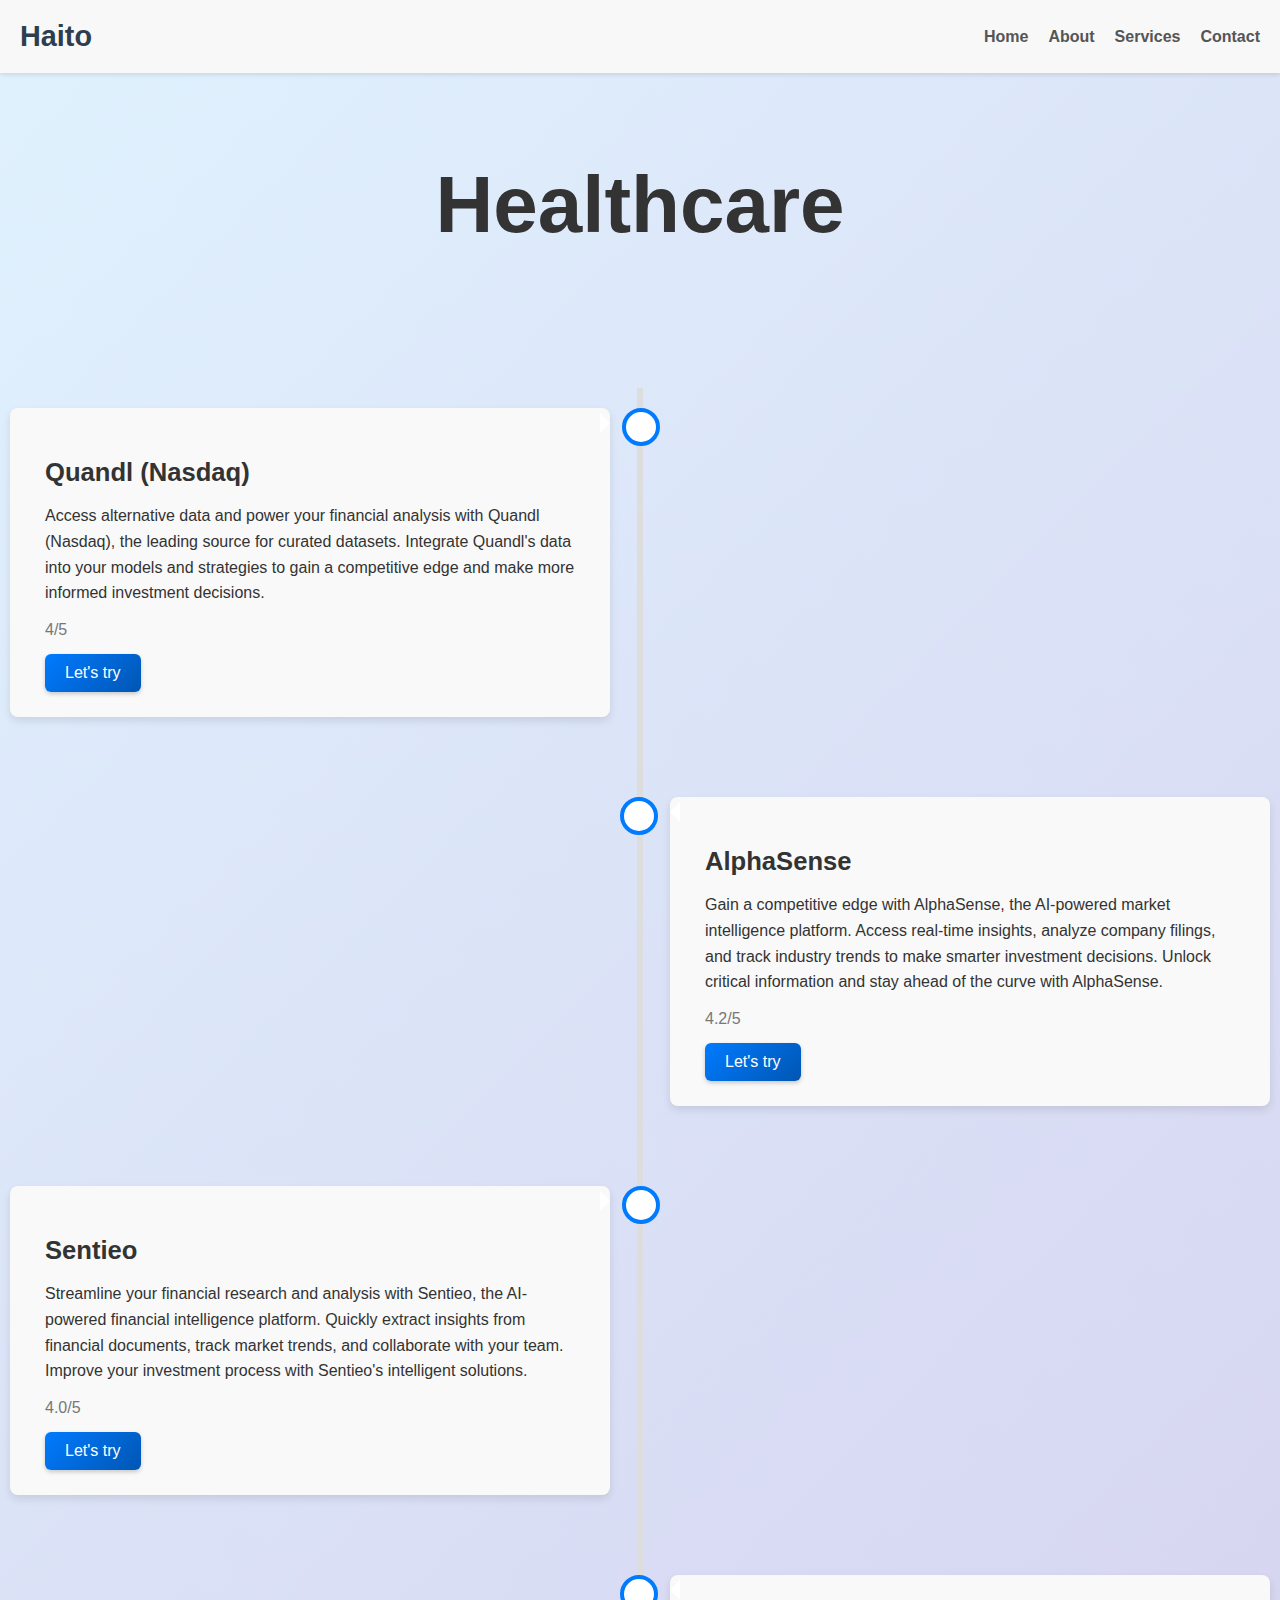
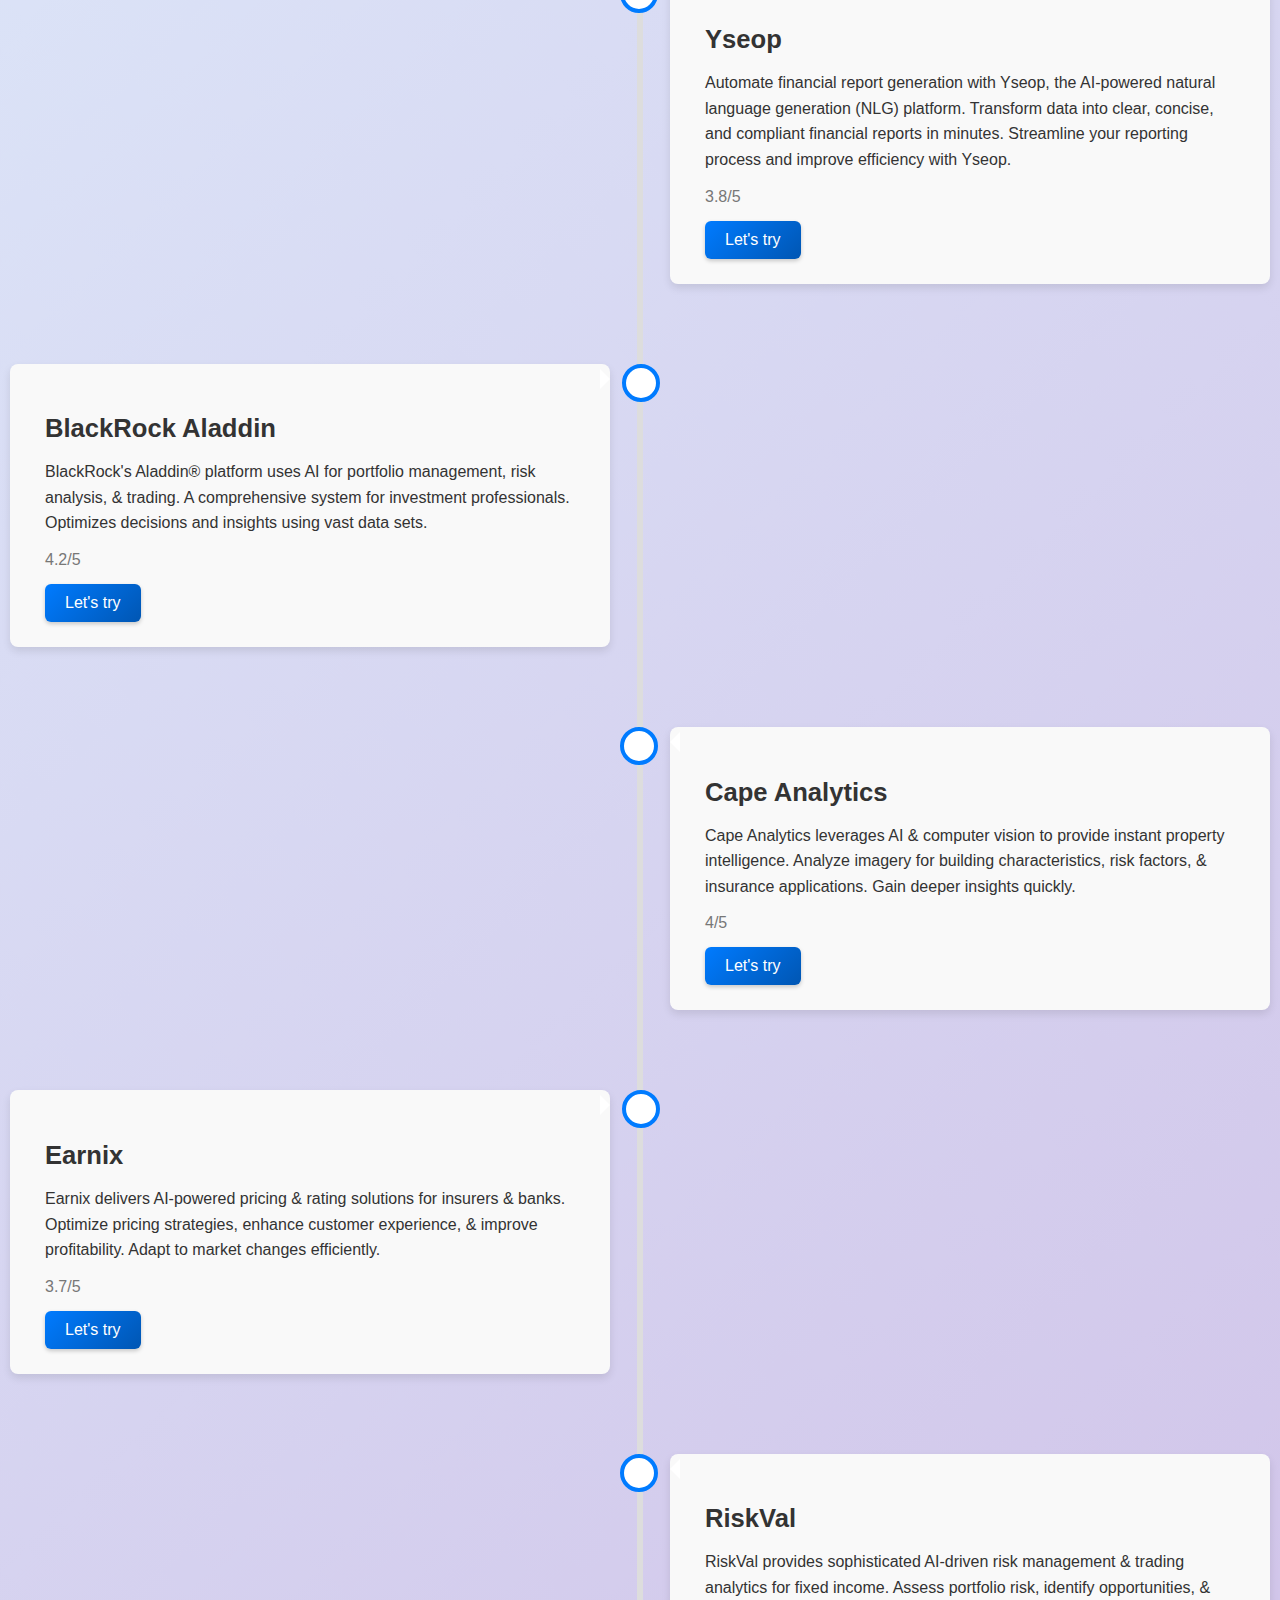
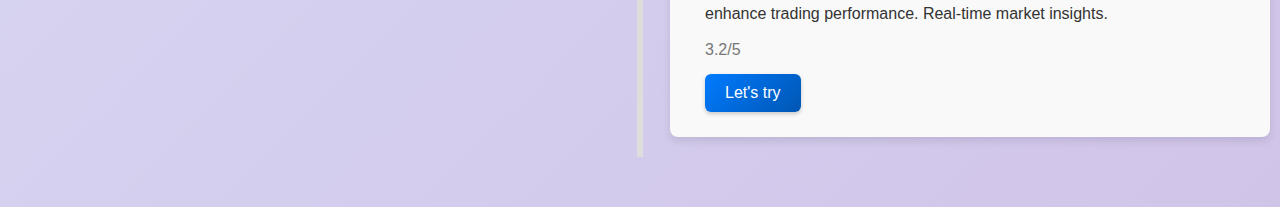
<file: healthcare.html>
<!DOCTYPE html>
<html lang="en">
<head>
    <meta charset="UTF-8">
    <meta name="viewport" content="width=device-width, initial-scale=1.0">
    <title>AI Chatbot</title>
     <link rel="icon" href="logo.png" type="image/x-icon">
        <link rel="stylesheet" href="style.css" type="text/css" media="all" />
</head>
<body>
    <header>
        <a href="index.html" class="logo">Haito</a>
        <nav>
            <ul>
                <li><a href="index.html">Home</a></li>
                <li><a href="about.html">About</a></li>
                <li><a href="category.html">Services</a></li>
                <li><a href="contact.html">Contact</a></li>
            </ul>
        </nav>
    </header>
    <div class="title">
        <h2>Healthcare</h2>
    </div>

<section id="healthcare">
    <div class="timeline">
        <div class="container left">
            <div class="content">
                <h3>Quandl (Nasdaq)</h3>
                <p>Access alternative data and power your financial analysis with Quandl (Nasdaq), the leading source for curated datasets. Integrate Quandl's data into your models and strategies to gain a competitive edge and make more informed investment decisions.</p>
                <div class="rating">4/5</div>
                <a href="https://www.nasdaq.com/solutions/nasdaq-quandl" target="_blank">Let's try</a>
            </div>
        </div>
        <div class="container right">
            <div class="content">
                <h3>AlphaSense</h3>
                <p>Gain a competitive edge with AlphaSense, the AI-powered market intelligence platform. Access real-time insights, analyze company filings, and track industry trends to make smarter investment decisions. Unlock critical information and stay ahead of the curve with AlphaSense.</p>
                <div class="rating">4.2/5</div>
                <a href="https://www.alpha-sense.com" target="_blank">Let's try</a>
            </div>
        </div>
        <div class="container left">
            <div class="content">
                <h3>Sentieo</h3>
                <p>Streamline your financial research and analysis with Sentieo, the AI-powered financial intelligence platform. Quickly extract insights from financial documents, track market trends, and collaborate with your team. Improve your investment process with Sentieo's intelligent solutions.</p>
                <div class="rating">4.0/5</div>
                <a href="https://www.sentieo.com" target="_blank">Let's try</a>
            </div>
        </div>
        <div class="container right">
            <div class="content">
                <h3>Yseop</h3>
                <p>Automate financial report generation with Yseop, the AI-powered natural language generation (NLG) platform. Transform data into clear, concise, and compliant financial reports in minutes. Streamline your reporting process and improve efficiency with Yseop.</p>
                <div class="rating">3.8/5</div>
                <a href="https://yseop.com" target="_blank">Let's try</a>
            </div>
        </div>
        <div class="container left">
            <div class="content">
                <h3>BlackRock Aladdin</h3>
                <p>BlackRock's Aladdin® platform uses AI for portfolio management, risk analysis, & trading.  A comprehensive system for investment professionals. Optimizes decisions and insights using vast data sets.</p>
                <div class="rating">4.2/5</div>
                <a href="https://www.blackrock.com" target="_blank">Let's try</a>
            </div>
        </div>
        <div class="container right">
            <div class="content">
                <h3>Cape Analytics</h3>
                <p>Cape Analytics leverages AI & computer vision to provide instant property intelligence.  Analyze imagery for building characteristics, risk factors, & insurance applications. Gain deeper insights quickly.</p>
                <div class="rating">4/5</div>
                <a href="https://capeanalytics.com" target="_blank">Let's try</a>
            </div>
        </div>
        <div class="container left">
            <div class="content">
                <h3>Earnix</h3>
                <p>Earnix delivers AI-powered pricing & rating solutions for insurers & banks.  Optimize pricing strategies, enhance customer experience, & improve profitability. Adapt to market changes efficiently.</p>
                <div class="rating">3.7/5</div>
                <a href="https://earnix.com" target="_blank">Let's try</a>
            </div>
        </div>
        <div class="container right">
            <div class="content">
                <h3>RiskVal</h3>
                <p>RiskVal provides sophisticated AI-driven risk management & trading analytics for fixed income.  Assess portfolio risk, identify opportunities, & enhance trading performance. Real-time market insights.</p>
                <div class="rating">3.2/5</div>
                <a href="https://www.riskval.com" target="_blank">Let's try</a>
            </div>
        </div>
    </div>
</section>
</file>
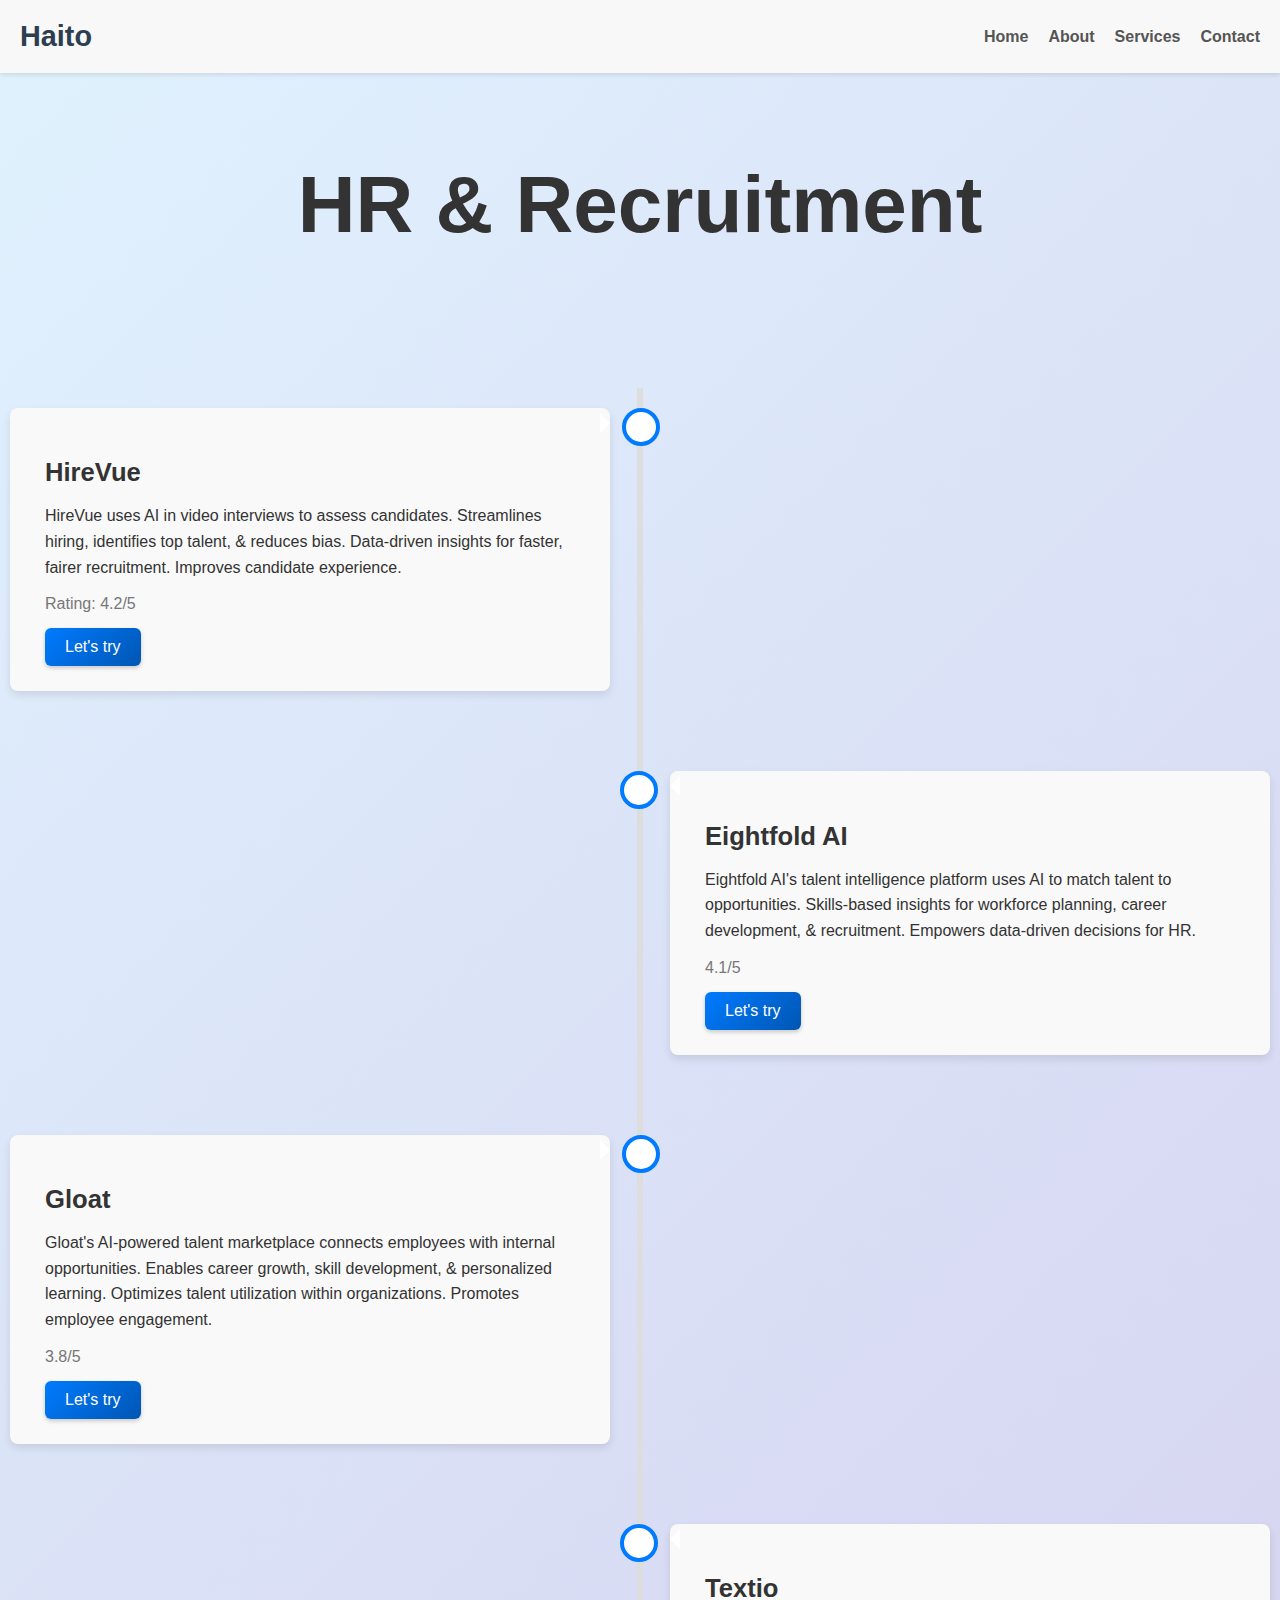
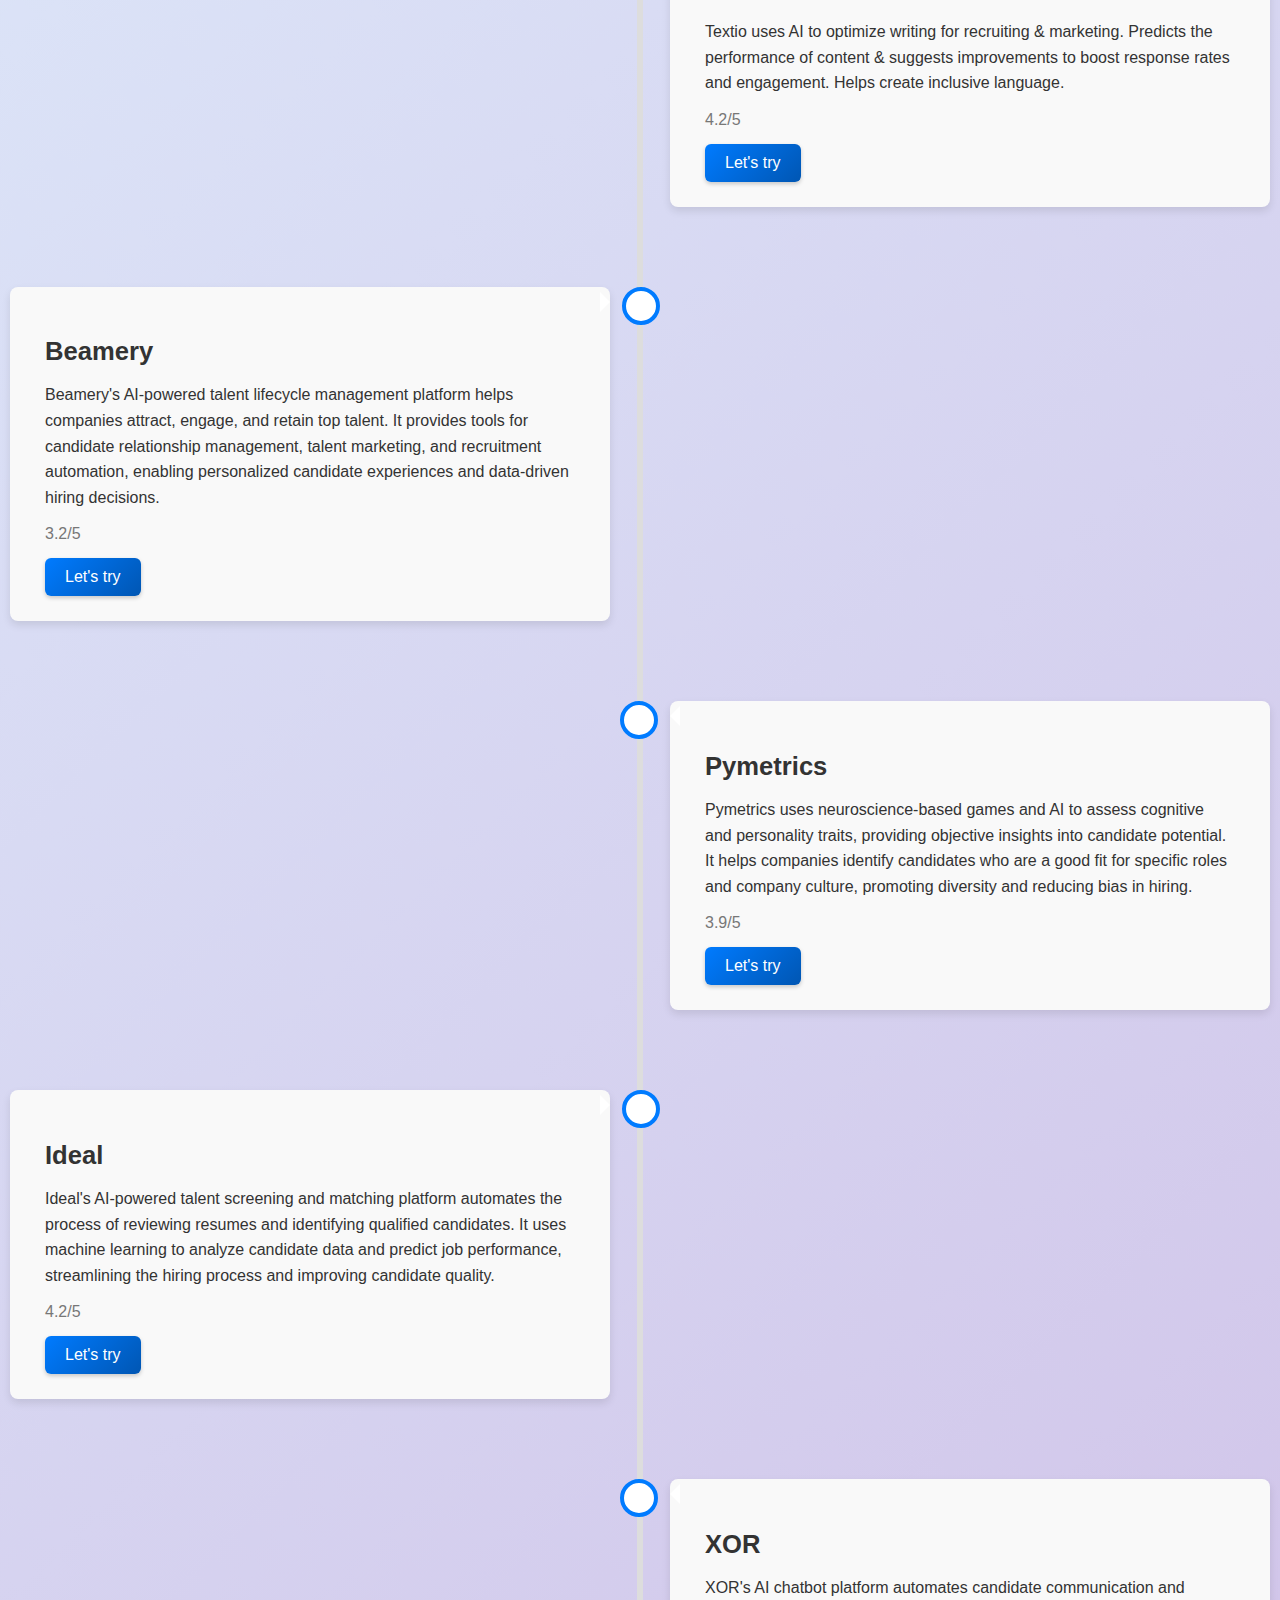
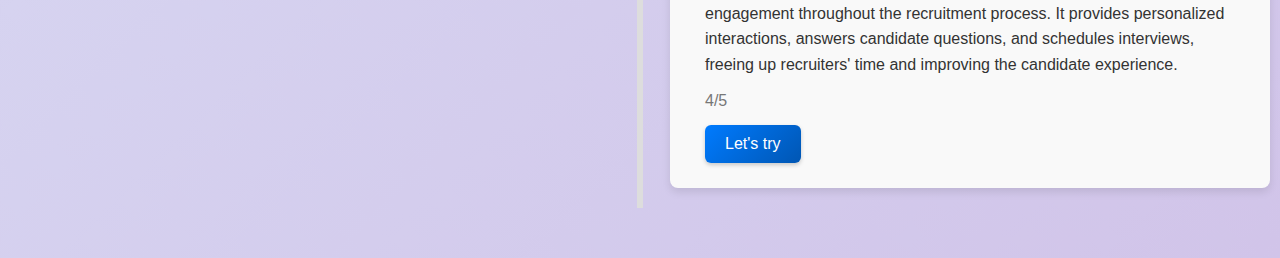
<file: hr recruitment.html>
<!DOCTYPE html>
<html lang="en">
<head>
    <meta charset="UTF-8">
    <meta name="viewport" content="width=device-width, initial-scale=1.0">
    <title>AI Chatbot</title>
     <link rel="icon" href="logo.png" type="image/x-icon">
        <link rel="stylesheet" href="style.css" type="text/css" media="all" />
</head>
<body>
    <header>
        <a href="index.html" class="logo">Haito</a>
        <nav>
            <ul>
                <li><a href="index.html">Home</a></li>
                <li><a href="about.html">About</a></li>
                <li><a href="category.html">Services</a></li>
                <li><a href="contact.html">Contact</a></li>
            </ul>
        </nav>
    </header>
    <div class="title">
        <h2>HR & Recruitment</h2>
    </div>
<section id="hr">
    <div class="timeline">
        <div class="container left">
            <div class="content">
                <h3>HireVue</h3>
                <p>HireVue uses AI in video interviews to assess candidates. Streamlines hiring, identifies top talent, & reduces bias. Data-driven insights for faster, fairer recruitment. Improves candidate experience.</p>
                <div class="rating">Rating: 4.2/5</div>
                <a href="https://www.hirevue.com/" target="_blank">Let's try</a>
            </div>
        </div>
        <div class="container right">
            <div class="content">
                <h3>Eightfold AI</h3>
                <p>Eightfold AI's talent intelligence platform uses AI to match talent to opportunities. Skills-based insights for workforce planning, career development, & recruitment. Empowers data-driven decisions for HR.</p>
                <div class="rating">4.1/5</div>
                <a href="https://eightfold.ai" target="_blank">Let's try</a>
            </div>
        </div>
        <div class="container left">
            <div class="content">
                <h3>Gloat</h3>
                <p>Gloat's AI-powered talent marketplace connects employees with internal opportunities. Enables career growth, skill development, & personalized learning. Optimizes talent utilization within organizations. Promotes employee engagement.</p>
                <div class="rating">3.8/5</div>
                <a href="https://www.gloat.com" target="_blank">Let's try</a>
            </div>
        </div>
        <div class="container right">
            <div class="content">
                <h3>Textio</h3>
                <p>Textio uses AI to optimize writing for recruiting & marketing. Predicts the performance of content & suggests improvements to boost response rates and engagement. Helps create inclusive language.</p>
                <div class="rating">4.2/5</div>
                <a href="https://textio.com" target="_blank">Let's try</a>
            </div>
        </div>
        <div class="container left">
            <div class="content">
                <h3>Beamery</h3>
                <p>Beamery's AI-powered talent lifecycle management platform helps companies attract, engage, and retain top talent. It provides tools for candidate relationship management, talent marketing, and recruitment automation, enabling personalized candidate experiences and data-driven hiring decisions.</p>
                <div class="rating">3.2/5</div>
                <a href="https://beamery.com/" target="_blank">Let's try</a>
            </div>
        </div>
        <div class="container right">
            <div class="content">
                <h3>Pymetrics</h3>
                <p>Pymetrics uses neuroscience-based games and AI to assess cognitive and personality traits, providing objective insights into candidate potential. It helps companies identify candidates who are a good fit for specific roles and company culture, promoting diversity and reducing bias in hiring.</p>
                <div class="rating">3.9/5</div>
                <a href="https://www.pymetrics.com/" target="_blank">Let's try</a>
            </div>
        </div>
        <div class="container left">
            <div class="content">
                <h3>Ideal</h3>
                <p>Ideal's AI-powered talent screening and matching platform automates the process of reviewing resumes and identifying qualified candidates. It uses machine learning to analyze candidate data and predict job performance, streamlining the hiring process and improving candidate quality.</p>
                <div class="rating">4.2/5</div>
                <a href="https://ideal.com/" target="_blank">Let's try</a>
            </div>
        </div>
        <div class="container right">
            <div class="content">
                <h3>XOR</h3>
                <p>XOR's AI chatbot platform automates candidate communication and engagement throughout the recruitment process. It provides personalized interactions, answers candidate questions, and schedules interviews, freeing up recruiters' time and improving the candidate experience.</p>
                <div class="rating">4/5</div>
                <a href="https://www.xor.ai/" target="_blank">Let's try</a>
            </div>
        </div>
    </div>
</section>
</file>
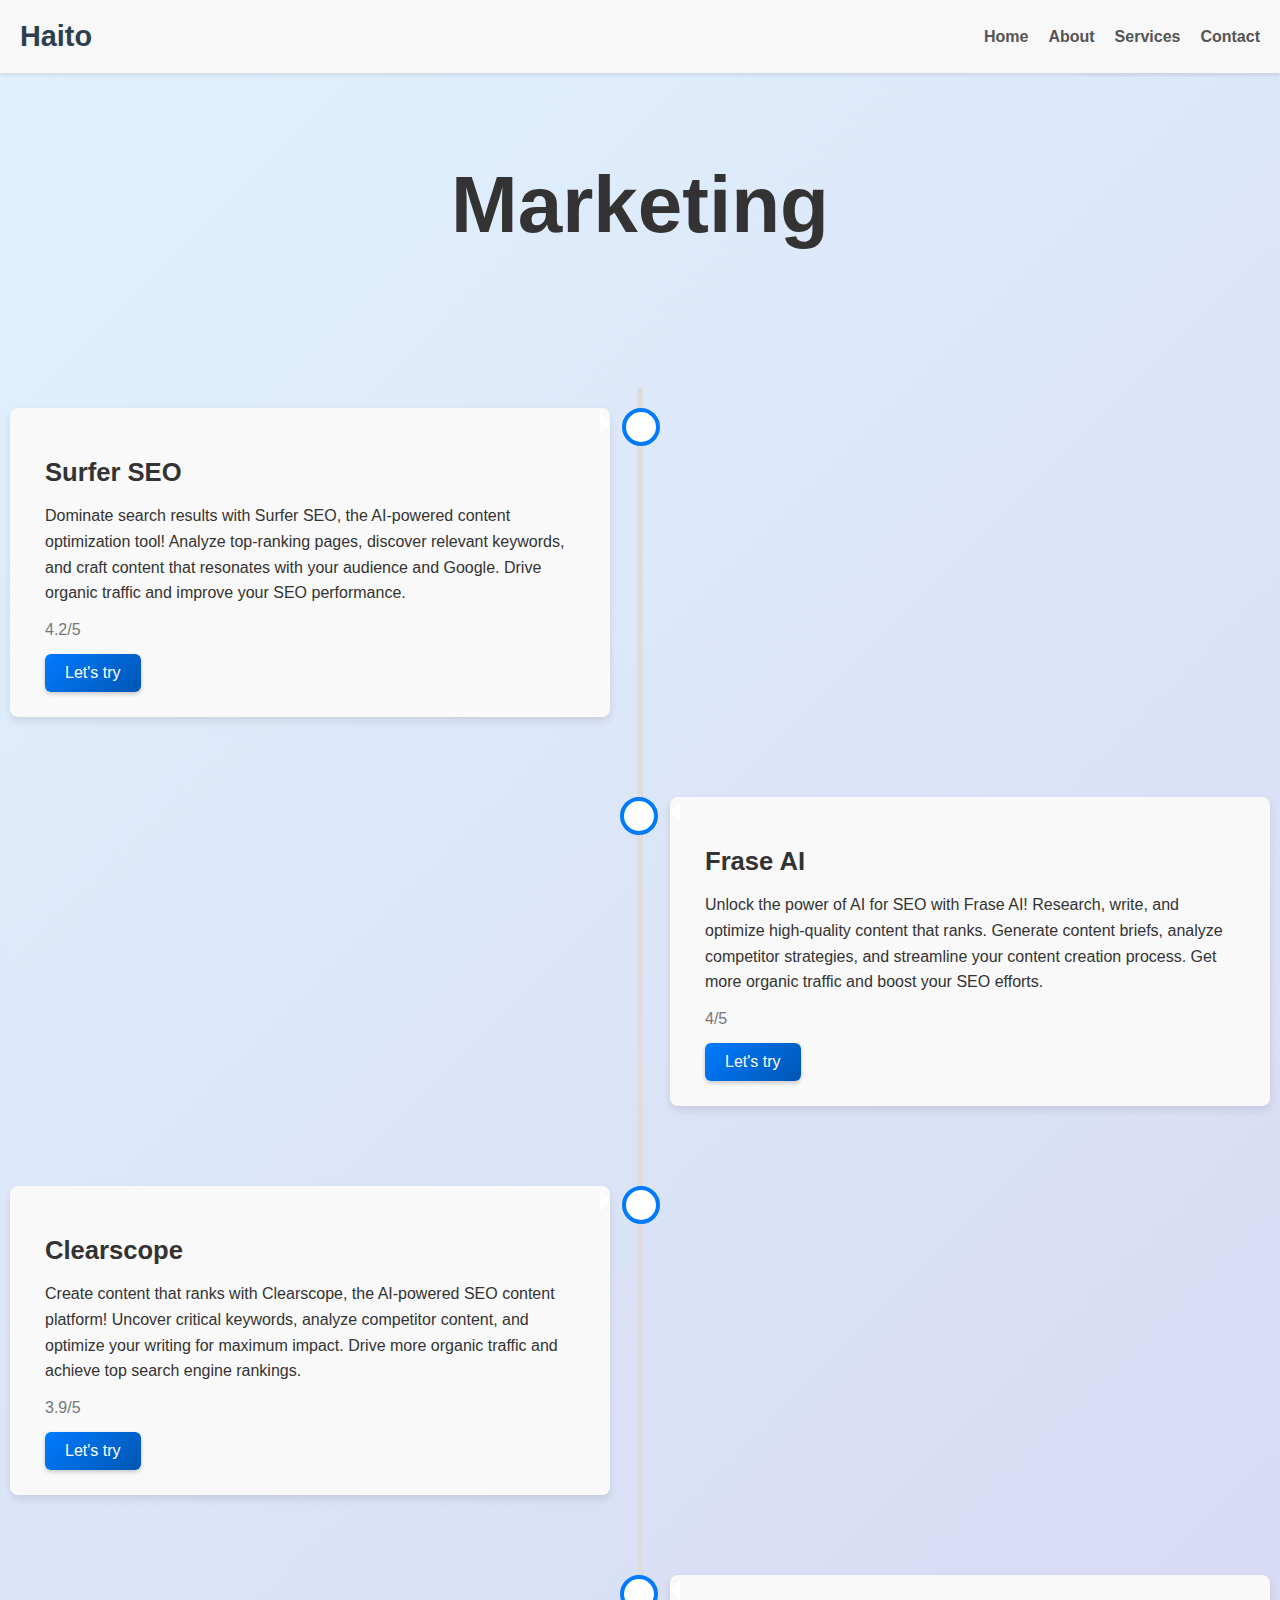
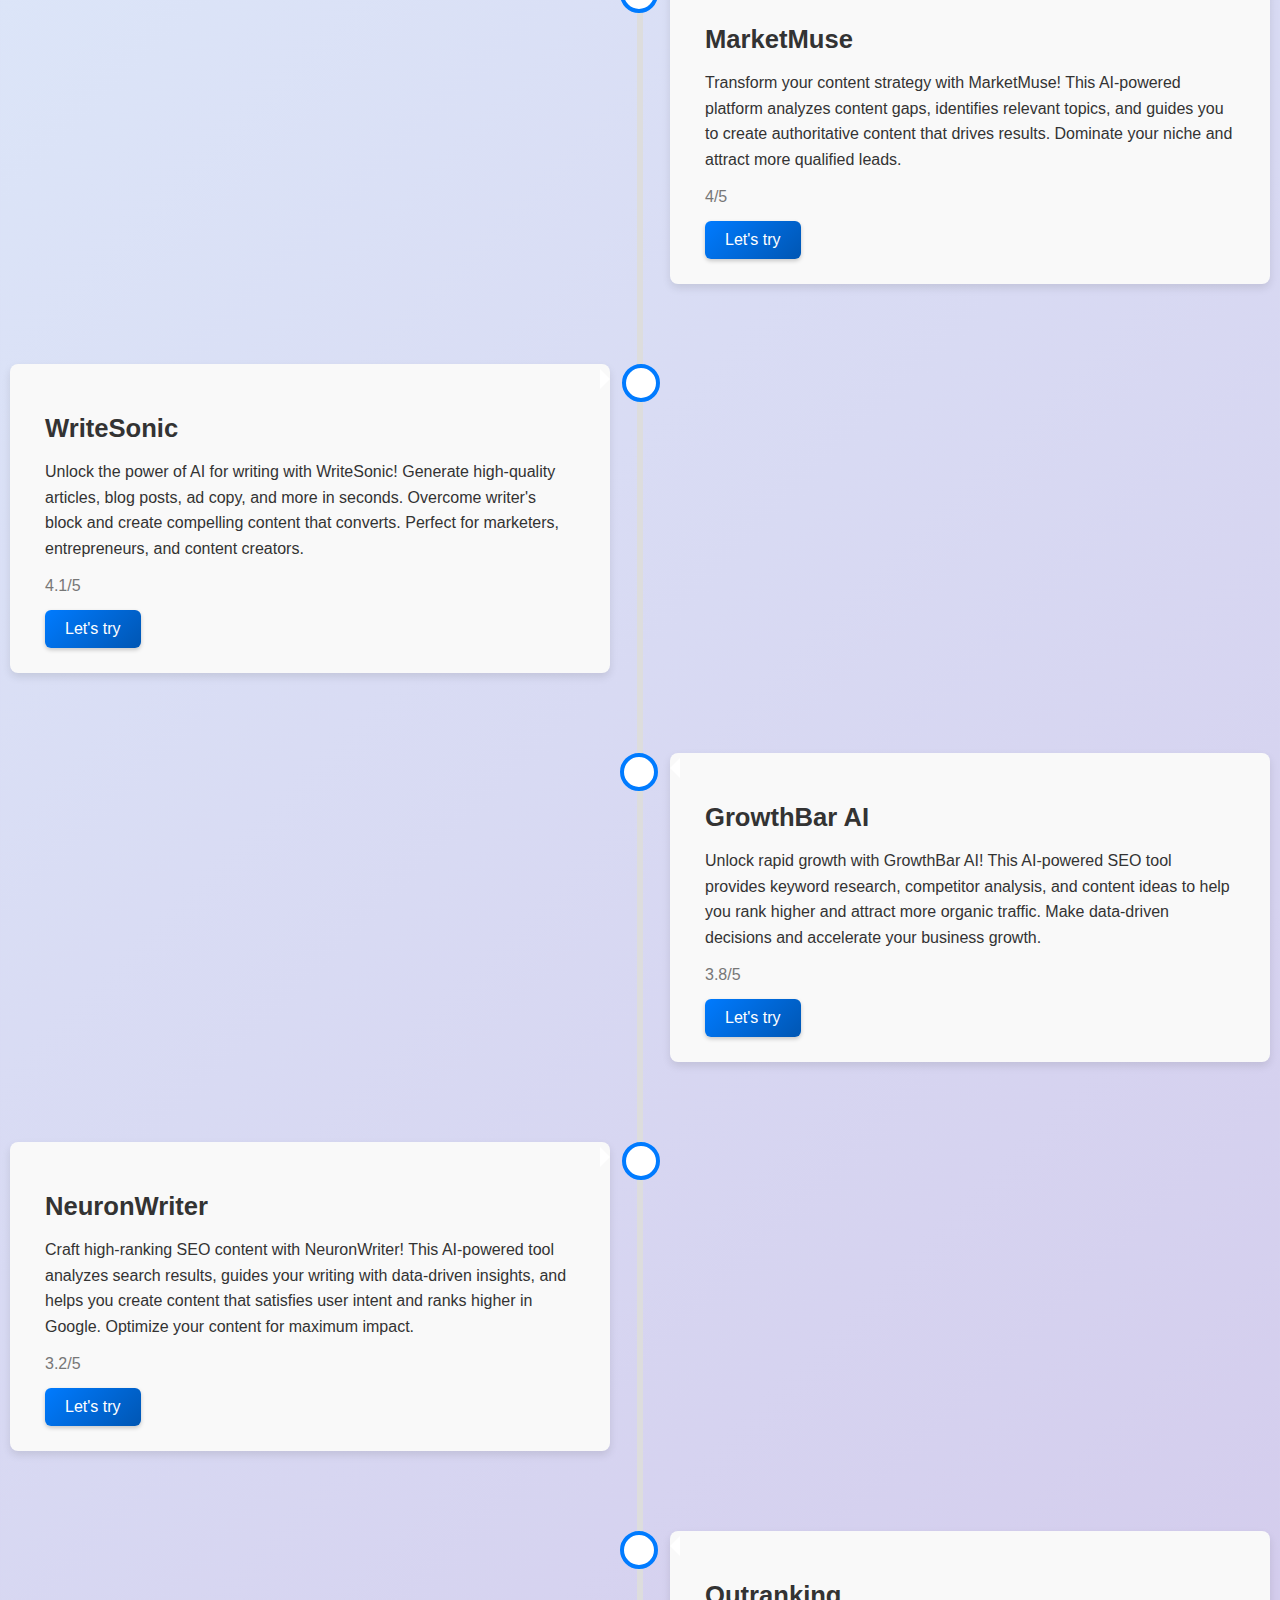
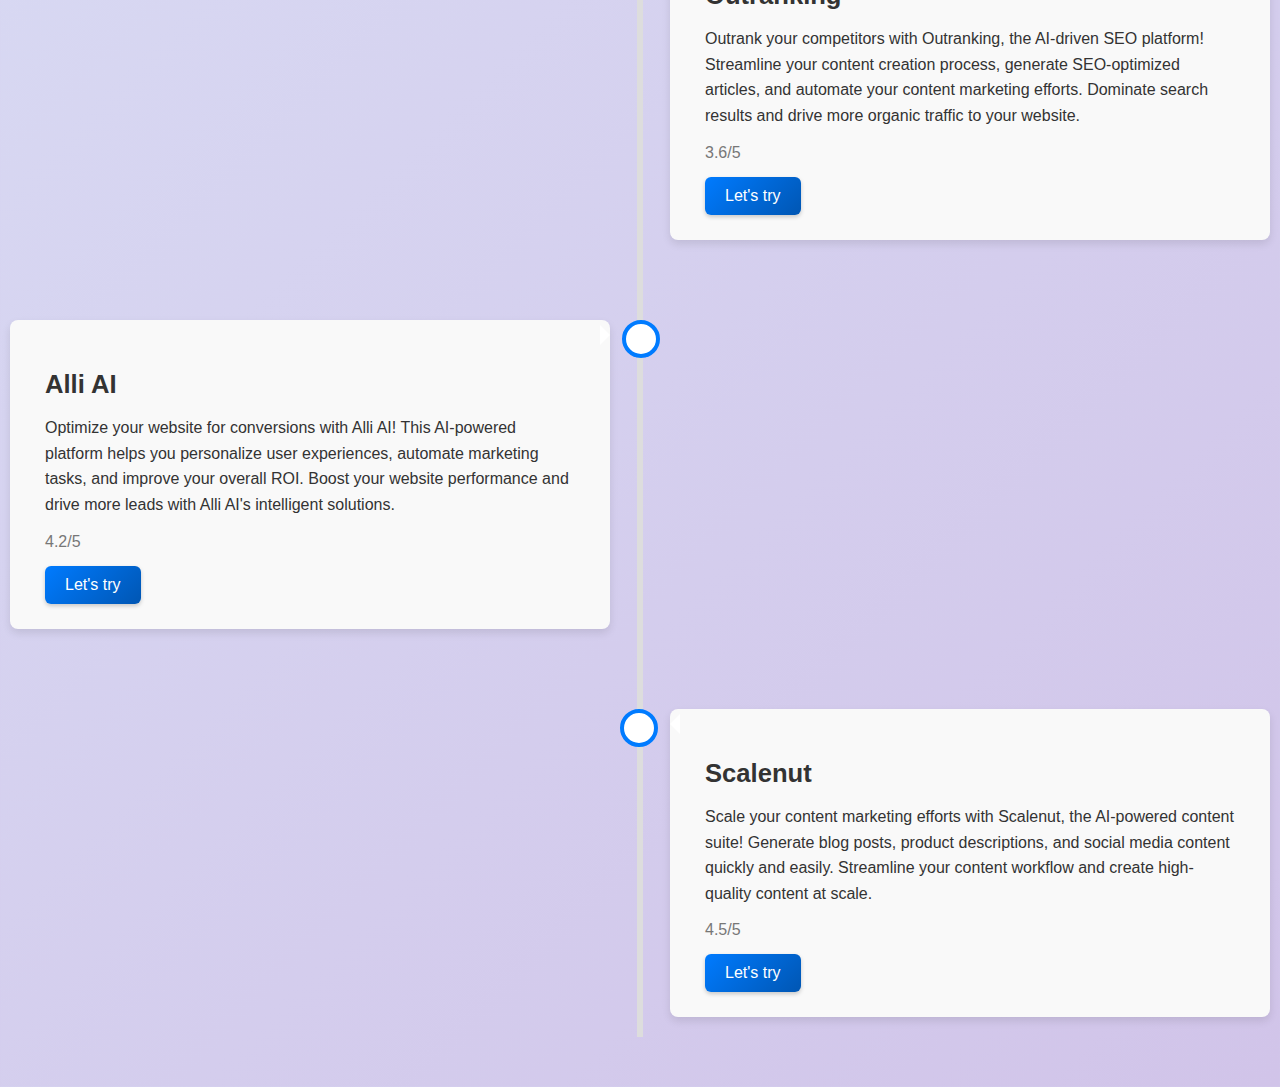
<file: marketing.html>
<!DOCTYPE html>
<html lang="en">
<head>
    <meta charset="UTF-8">
    <meta name="viewport" content="width=device-width, initial-scale=1.0">
    <title>AI Chatbot</title>
     <link rel="icon" href="logo.png" type="image/x-icon">
        <link rel="stylesheet" href="style.css" type="text/css" media="all" />
</head>
<body>
    <header>
        <a href="index.html" class="logo">Haito</a>
        <nav>
            <ul>
                <li><a href="index.html">Home</a></li>
                <li><a href="about.html">About</a></li>
                <li><a href="category.html">Services</a></li>
                <li><a href="contact.html">Contact</a></li>
            </ul>
        </nav>
    </header>
    <div class="title">
        <h2>Marketing</h2>
    </div>
<section id="marketing">
    
    <div class="timeline">
        <div class="container left">
            <div class="content">
                <h3>Surfer SEO</h3>
                <p>Dominate search results with Surfer SEO, the AI-powered content optimization tool! Analyze top-ranking pages, discover relevant keywords, and craft content that resonates with your audience and Google.  Drive organic traffic and improve your SEO performance. </p>
                <div class="rating">4.2/5</div>
                <a href="https://surferseo.com" target="_blank">Let's try</a>
            </div>
        </div>
        <div class="container right">
            <div class="content">
                <h3>Frase AI</h3>
                <p>Unlock the power of AI for SEO with Frase AI! Research, write, and optimize high-quality content that ranks.  Generate content briefs, analyze competitor strategies, and streamline your content creation process.  Get more organic traffic and boost your SEO efforts.</p>
                <div class="rating">4/5</div>
                <a href="https://www.frase.io" target="_blank">Let's try</a>
            </div>
        </div>
        <div class="container left">
            <div class="content">
                <h3>Clearscope</h3>
                <p>Create content that ranks with Clearscope, the AI-powered SEO content platform!  Uncover critical keywords, analyze competitor content, and optimize your writing for maximum impact. Drive more organic traffic and achieve top search engine rankings.</p>
                <div class="rating">3.9/5</div>
                <a href="https://clearscope.io" target="_blank">Let's try</a>
            </div>
        </div>
        <div class="container right">
            <div class="content">
                <h3>MarketMuse</h3>
                <p>Transform your content strategy with MarketMuse! This AI-powered platform analyzes content gaps, identifies relevant topics, and guides you to create authoritative content that drives results. Dominate your niche and attract more qualified leads.</p>
                <div class="rating">4/5</div>
                <a href="https://www.marketmuse.com" target="_blank">Let's try</a>
            </div>
        </div>
        <div class="container left">
            <div class="content">
                <h3>WriteSonic</h3>
                <p>Unlock the power of AI for writing with WriteSonic! Generate high-quality articles, blog posts, ad copy, and more in seconds. Overcome writer's block and create compelling content that converts. Perfect for marketers, entrepreneurs, and content creators.</p>
                <div class="rating">4.1/5</div>
                <a href="https://writesonic.com" target="_blank">Let's try</a>
            </div>
        </div>
        <div class="container right">
            <div class="content">
                <h3>GrowthBar AI</h3>
                <p>Unlock rapid growth with GrowthBar AI! This AI-powered SEO tool provides keyword research, competitor analysis, and content ideas to help you rank higher and attract more organic traffic. Make data-driven decisions and accelerate your business growth.</p>
                <div class="rating">3.8/5</div>
                <a href="https://growthbarseo.com" target="_blank">Let's try</a>
            </div>
        </div>
        <div class="container left">
            <div class="content">
                <h3>NeuronWriter</h3>
                <p>Craft high-ranking SEO content with NeuronWriter! This AI-powered tool analyzes search results, guides your writing with data-driven insights, and helps you create content that satisfies user intent and ranks higher in Google. Optimize your content for maximum impact.</p>
                <div class="rating">3.2/5</div>
                <a href="https://neuronwriter.com" target="_blank">Let's try</a>
            </div>
        </div>
        <div class="container right">
            <div class="content">
                <h3>Outranking</h3>
                <p>Outrank your competitors with Outranking, the AI-driven SEO platform! Streamline your content creation process, generate SEO-optimized articles, and automate your content marketing efforts. Dominate search results and drive more organic traffic to your website.</p>
                <div class="rating">3.6/5</div>
                <a href="https://outranking.io" target="_blank">Let's try</a>
            </div>
        </div>
        <div class="container left">
            <div class="content">
                <h3>Alli AI</h3>
                <p>Optimize your website for conversions with Alli AI! This AI-powered platform helps you personalize user experiences, automate marketing tasks, and improve your overall ROI. Boost your website performance and drive more leads with Alli AI's intelligent solutions.</p>
                <div class="rating">4.2/5</div>
                <a href="https://alli.ai" target="_blank">Let's try</a>
            </div>
        </div>
        <div class="container right">
            <div class="content">
                <h3>Scalenut</h3>
                <p>Scale your content marketing efforts with Scalenut, the AI-powered content suite! Generate blog posts, product descriptions, and social media content quickly and easily. Streamline your content workflow and create high-quality content at scale.</p>
                <div class="rating">4.5/5</div>
                <a href="https://scalenut.com" target="_blank">Let's try</a>
            </div>
        </div>
    </div>
</section>
</file>
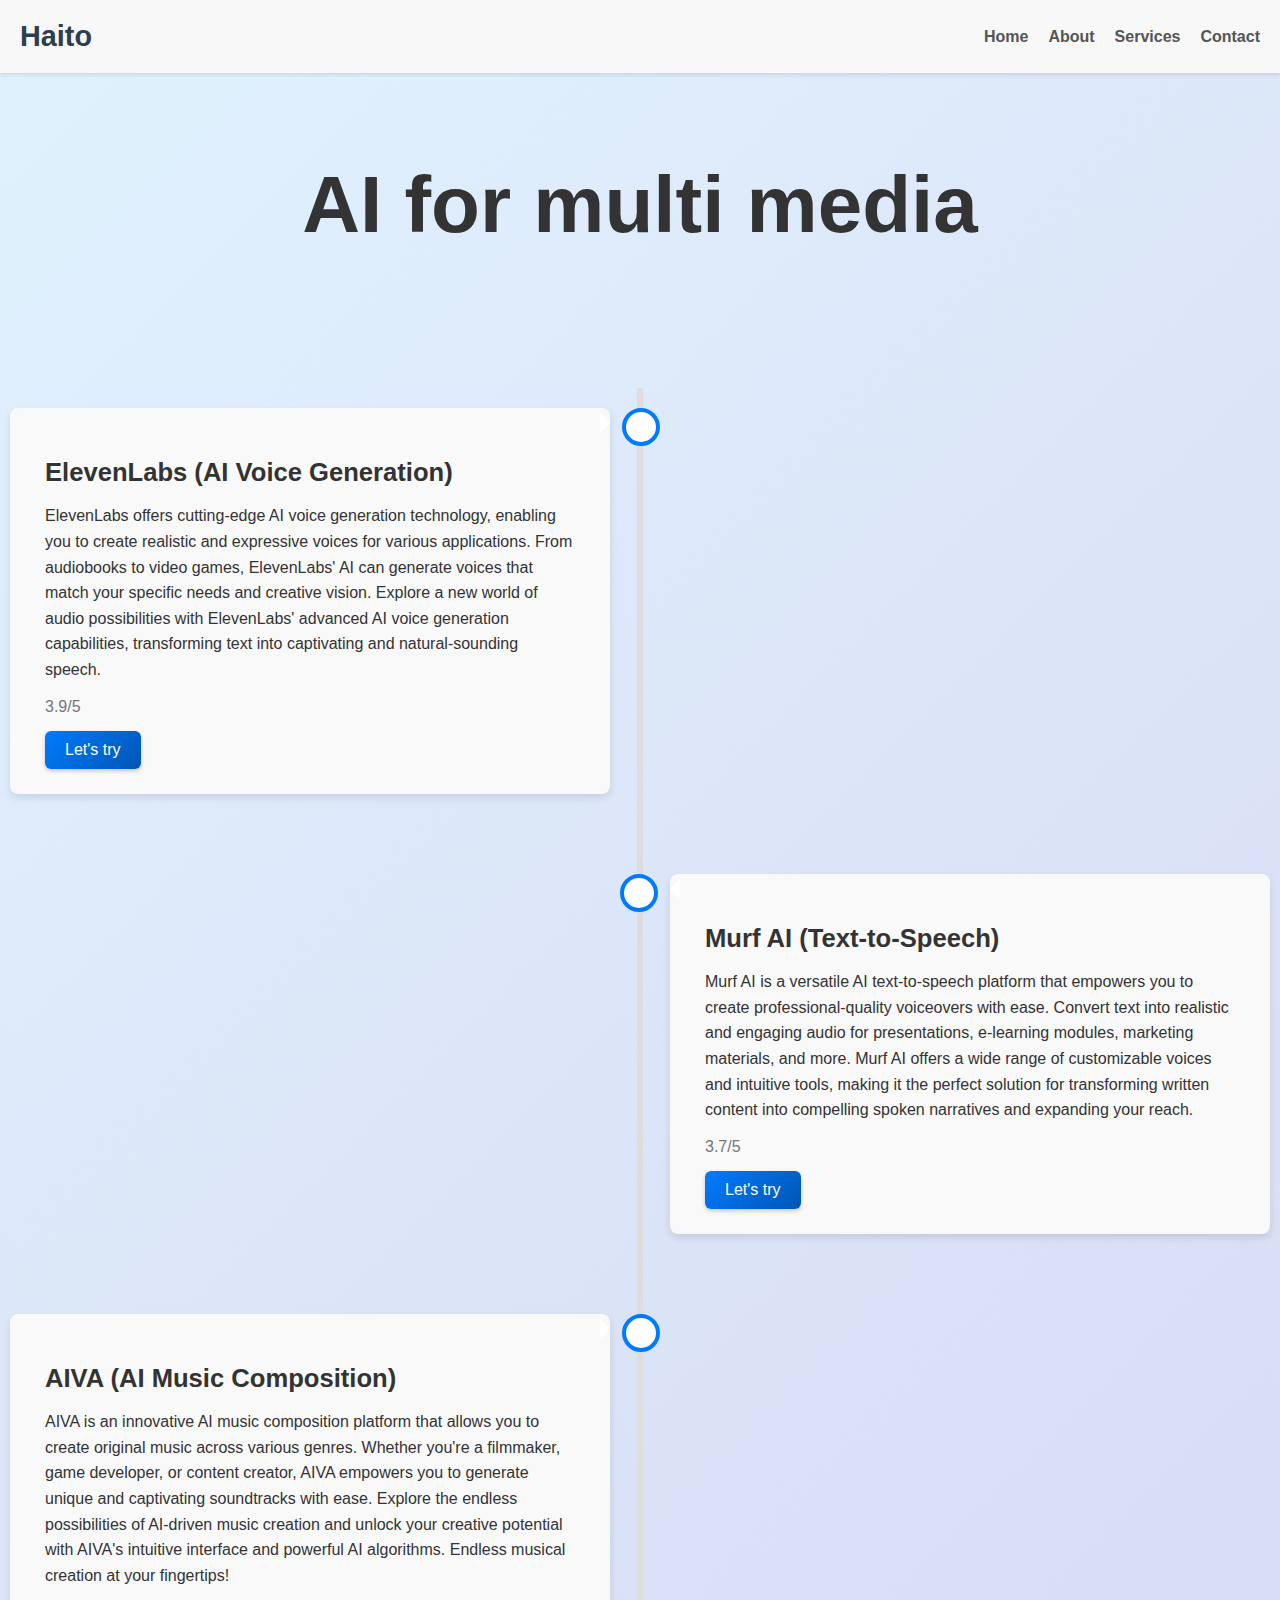
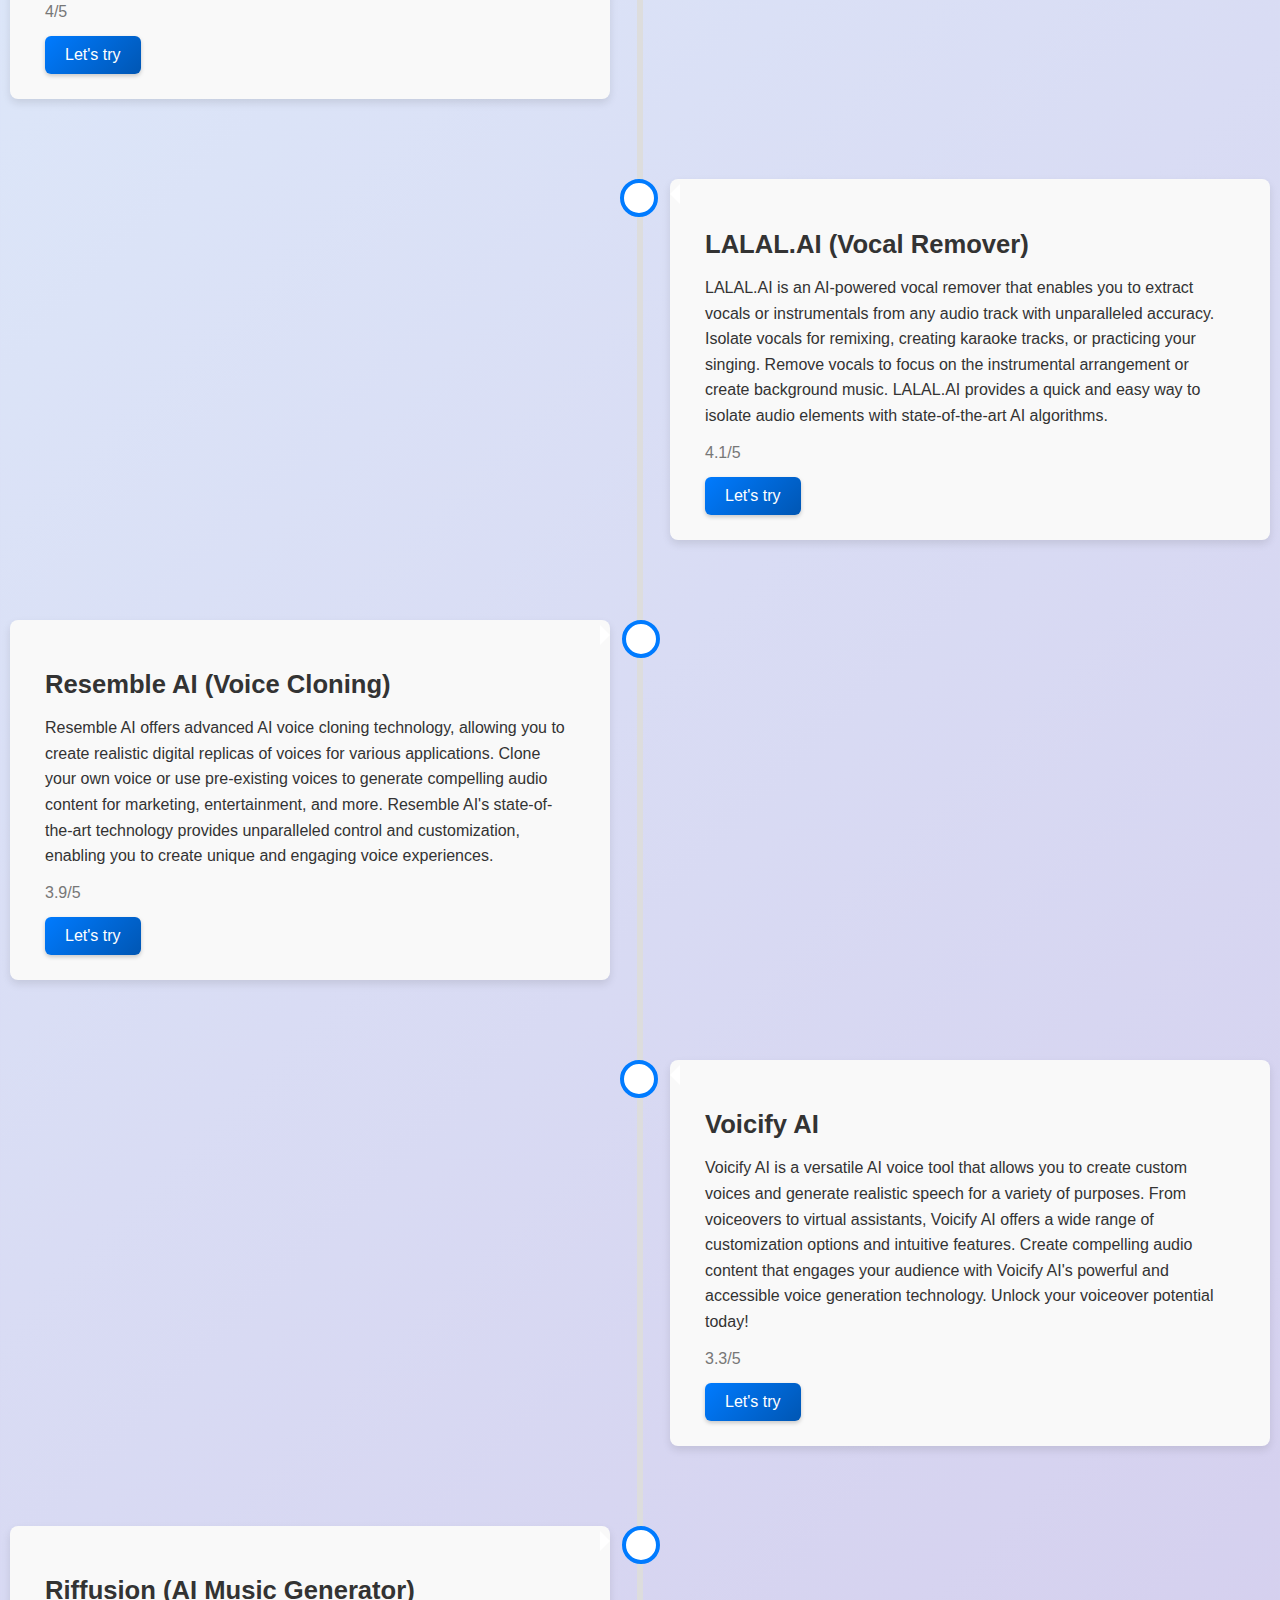
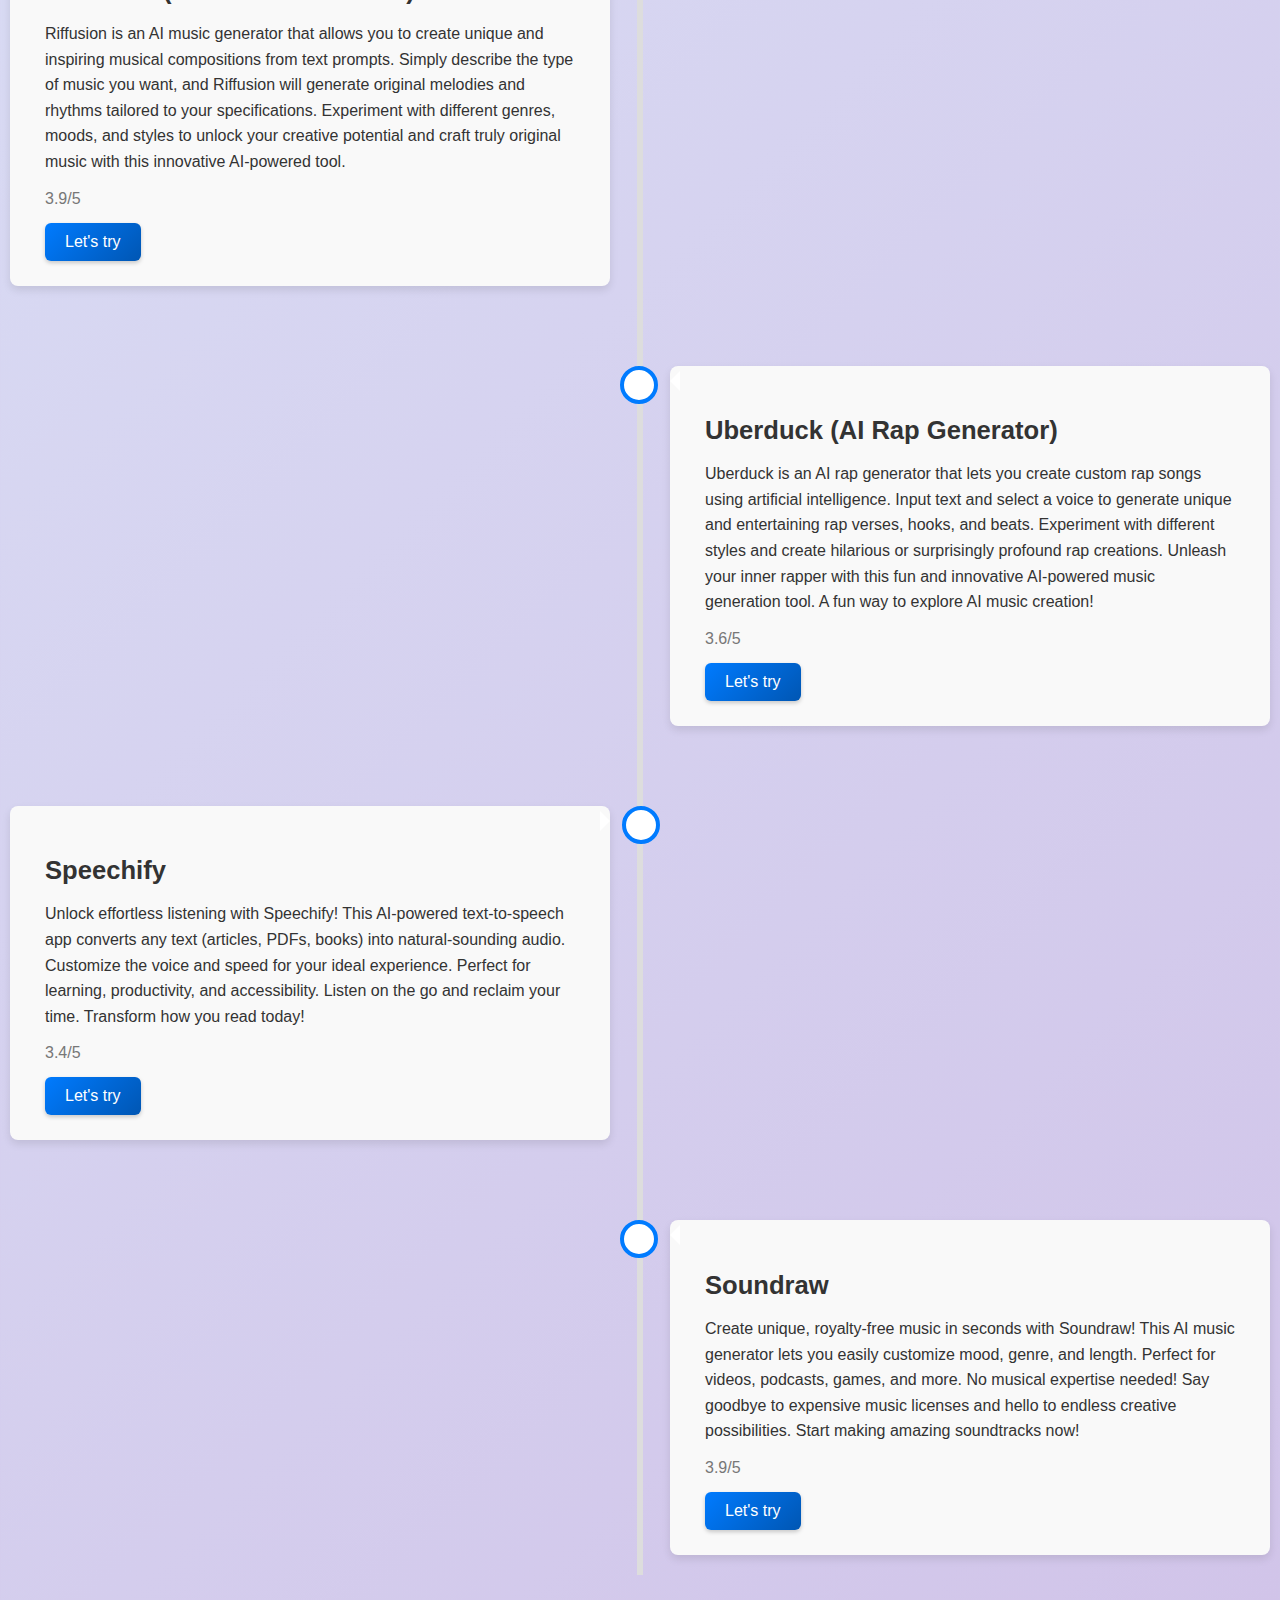
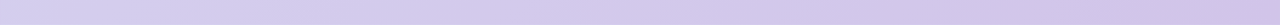
<file: multi media.html>
<!DOCTYPE html>
<html lang="en">
<head>
    <meta charset="UTF-8">
    <meta name="viewport" content="width=device-width, initial-scale=1.0">
    <title>AI Chatbot</title>
     <link rel="icon" href="logo.png" type="image/x-icon">
        <link rel="stylesheet" href="style.css" type="text/css" media="all" />
</head>
<body>
    <header>
        <a href="index.html" class="logo">Haito</a>
        <nav>
            <ul>
                <li><a href="index.html">Home</a></li>
                <li><a href="about.html">About</a></li>
                <li><a href="category.html">Services</a></li>
                <li><a href="contact.html">Contact</a></li>
            </ul>
        </nav>
    </header>
    <div class="title">
        <h2>AI for multi media</h2>
    </div>
<section id="audio">
    <div class="timeline">
        <div class="container left">
            <div class="content">
                <h3>ElevenLabs (AI Voice Generation)</h3>
                <p>ElevenLabs offers cutting-edge AI voice generation technology, enabling you to create realistic and expressive voices for various applications. From audiobooks to video games, ElevenLabs' AI can generate voices that match your specific needs and creative vision. Explore a new world of audio possibilities with ElevenLabs' advanced AI voice generation capabilities, transforming text into captivating and natural-sounding speech.</p>
                <div class="rating">3.9/5</div>
                <a href="https://elevenlabs.io" target="_blank">Let's try</a>
            </div>
        </div>
        <div class="container right">
            <div class="content">
                <h3>Murf AI (Text-to-Speech)</h3>
                <p>Murf AI is a versatile AI text-to-speech platform that empowers you to create professional-quality voiceovers with ease. Convert text into realistic and engaging audio for presentations, e-learning modules, marketing materials, and more. Murf AI offers a wide range of customizable voices and intuitive tools, making it the perfect solution for transforming written content into compelling spoken narratives and expanding your reach.</p>
                <div class="rating">3.7/5</div>
                <a href="https://murf.ai" target="_blank">Let's try</a>
            </div>
        </div>
        <div class="container left">
            <div class="content">
                <h3>AIVA (AI Music Composition)</h3>
                <p>AIVA is an innovative AI music composition platform that allows you to create original music across various genres. Whether you're a filmmaker, game developer, or content creator, AIVA empowers you to generate unique and captivating soundtracks with ease. Explore the endless possibilities of AI-driven music creation and unlock your creative potential with AIVA's intuitive interface and powerful AI algorithms.  Endless musical creation at your fingertips!</p>
                <div class="rating">4/5</div>
                <a href="https://www.aiva.ai" target="_blank">Let's try</a>
            </div>
        </div>
        <div class="container right">
            <div class="content">
                <h3>LALAL.AI (Vocal Remover)</h3>
                <p>LALAL.AI is an AI-powered vocal remover that enables you to extract vocals or instrumentals from any audio track with unparalleled accuracy.  Isolate vocals for remixing, creating karaoke tracks, or practicing your singing. Remove vocals to focus on the instrumental arrangement or create background music.  LALAL.AI provides a quick and easy way to isolate audio elements with state-of-the-art AI algorithms. </p>
                <div class="rating">4.1/5</div>
                <a href="https://www.lalal.ai" target="_blank">Let's try</a>
            </div>
        </div>
        <div class="container left">
            <div class="content">
                <h3>Resemble AI (Voice Cloning)</h3>
                <p>Resemble AI offers advanced AI voice cloning technology, allowing you to create realistic digital replicas of voices for various applications. Clone your own voice or use pre-existing voices to generate compelling audio content for marketing, entertainment, and more. Resemble AI's state-of-the-art technology provides unparalleled control and customization, enabling you to create unique and engaging voice experiences.</p>
                <div class="rating">3.9/5</div>
                <a href="https://www.resemble.ai" target="_blank">Let's try</a>
            </div>
        </div>
        <div class="container right">
            <div class="content">
                <h3>Voicify AI</h3>
                <p>Voicify AI is a versatile AI voice tool that allows you to create custom voices and generate realistic speech for a variety of purposes. From voiceovers to virtual assistants, Voicify AI offers a wide range of customization options and intuitive features. Create compelling audio content that engages your audience with Voicify AI's powerful and accessible voice generation technology. Unlock your voiceover potential today!</p>
                <div class="rating">3.3/5</div>
                <a href="https://voicify.ai" target="_blank">Let's try</a>
            </div>
        </div>
        <div class="container left">
            <div class="content">
                <h3>Riffusion (AI Music Generator)</h3>
                <p>Riffusion is an AI music generator that allows you to create unique and inspiring musical compositions from text prompts. Simply describe the type of music you want, and Riffusion will generate original melodies and rhythms tailored to your specifications.  Experiment with different genres, moods, and styles to unlock your creative potential and craft truly original music with this innovative AI-powered tool.</p>
                <div class="rating">3.9/5</div>
                <a href="https://www.riffusion.com" target="_blank">Let's try</a>
            </div>
        </div>
        <div class="container right">
            <div class="content">
                <h3>Uberduck (AI Rap Generator)</h3>
                <p>Uberduck is an AI rap generator that lets you create custom rap songs using artificial intelligence. Input text and select a voice to generate unique and entertaining rap verses, hooks, and beats.  Experiment with different styles and create hilarious or surprisingly profound rap creations.  Unleash your inner rapper with this fun and innovative AI-powered music generation tool. A fun way to explore AI music creation!</p>
                <div class="rating">3.6/5</div>
                <a href="https://uberduck.ai" target="_blank">Let's try</a>
            </div>
        </div>
        <div class="container left">
            <div class="content">
                <h3>Speechify</h3>
                <p>Unlock effortless listening with Speechify! This AI-powered text-to-speech app converts any text (articles, PDFs, books) into natural-sounding audio. Customize the voice and speed for your ideal experience. Perfect for learning, productivity, and accessibility. Listen on the go and reclaim your time. Transform how you read today!</p>
                <div class="rating">3.4/5</div>
                <a href="https://speechify.com" target="_blank">Let's try</a>
            </div>
        </div>
        <div class="container right">
            <div class="content">
                <h3>Soundraw</h3>
                <p>Create unique, royalty-free music in seconds with Soundraw! This AI music generator lets you easily customize mood, genre, and length. Perfect for videos, podcasts, games, and more. No musical expertise needed! Say goodbye to expensive music licenses and hello to endless creative possibilities. Start making amazing soundtracks now!</p>
                <div class="rating">3.9/5</div>
                <a href="https://soundraw.io" target="_blank">Let's try</a>
            </div>
        </div>
    </div>
</section>
</file>
<file: style.css>
body {
            margin: 0;
            font-family: 'Segoe UI', Tahoma, Geneva, Verdana, sans-serif;
            color: #333;
            background: linear-gradient(135deg, #e0f2fe, #d1c4e9);
            min-height: 100vh; /* Ensure full viewport height */
            display: flex;
            flex-direction: column;
        }

        header {
            background-color: #f8f8f8;
            padding: 20px;
            box-shadow: 0 2px 4px rgba(0, 0, 0, 0.1);
            display: flex;
            justify-content: space-between;
            align-items: center;
        }

        .logo {
            font-size: 1.8em;
            font-weight: bold;
            color: #2c3e50;
            text-decoration: none;
        }

        nav ul {
            list-style: none;
            margin: 0;
            padding: 0;
            display: flex;
        }

        nav li {
            margin-left: 20px;
        }

        nav a {
            text-decoration: none;
            color: #555;
            font-weight: 800;
            transition: color 0.3s ease;
        }

        nav a:hover {
            color: #007bff;
        }

        @media (max-width: 768px) {
            header {
                flex-direction: column;
                align-items: flex-start;
            }

            nav ul {
                margin-top: 10px;
                flex-direction: column;
                align-items: flex-start;
            }

            nav li {
                margin: 5px 0;
            }
        }

        .title { /* Corrected class name */
            text-align: center; /* Center the title */
            margin: 20px auto; /* Add margin for spacing */
        }
        .title h2 { /* adding h2 styling */
            font-size: 5rem;
        }

        .timeline {
            position: relative;
            max-width: 1200px;
            margin: 50px auto; /* Adjusted margin */
        }

        .timeline::after {
            content: '';
            position: absolute;
            width: 6px;
            background-color: #ddd;
            top: 0;
            bottom: 0;
            left: 50%;
            margin-left: -3px;
        }

        .container {
            padding: 20px 30px;
            position: relative;
            width: 50%;
            margin-bottom: 40px;
        }

        .container::after {
            content: '';
            position: absolute;
            width: 30px;
            height: 30px;
            right: -20px;
            background-color: white;
            border: 4px solid #007bff;
            top: 20px;
            border-radius: 50%;
            z-index: 1;
        }

        .left {
            left: -5%;
        }

        .right {
            left: 50%;
        }

        .left::before {
            content: " ";
            height: 0;
            position: absolute;
            top: 25px;
            width: 0;
            z-index: 1;
            right: 30px;
            border: medium solid white;
            border-width: 10px 0 10px 10px;
            border-color: transparent transparent transparent white;
        }

        .right::before {
            content: " ";
            height: 0;
            position: absolute;
            top: 25px;
            width: 0;
            z-index: 1;
            left: 30px;
            border: medium solid white;
            border-width: 10px 10px 10px 0;
            border-color: transparent white transparent transparent;
        }

        .right::after {
            left: -20px;
        }

        .content {
            padding: 25px 35px;
            background-color: #f9f9f9;
            position: relative;
            border-radius: 8px;
            box-shadow: 0 4px 8px rgba(0, 0, 0, 0.1);
        }

        .content h3 {
            font-size: 1.6em;
            margin-bottom: 12px;
        }

        .content p {
            margin-bottom: 15px;
            line-height: 1.6;
        }

        .content .rating {
            margin-bottom: 15px;
            color: #777;
        }

        .content a {
            display: inline-block;
            padding: 10px 20px;
            background: linear-gradient(135deg, #007bff, #0056b3);
            color: white;
            text-decoration: none;
            border-radius: 6px;
            box-shadow: 0 2px 4px rgba(0, 0, 0, 0.2);
            transition: transform 0.2s ease;
        }

        .content a:hover {
            transform: scale(1.05);
        }

        @media screen and (max-width: 600px) {
            .timeline::after {
                left: 31px;
            }

            .container {
                width: 100%;
                padding-left: 70px;
                padding-right: 25px;
            }

            .container::before {
                left: 60px;
                border: medium solid white;
                border-width: 10px 10px 10px 0;
                border-color: transparent white transparent transparent;
            }

            .left::after, .right::after {
                left: 15px;
            }

            .right {
                left: 0%;
            }
        }
</file>
